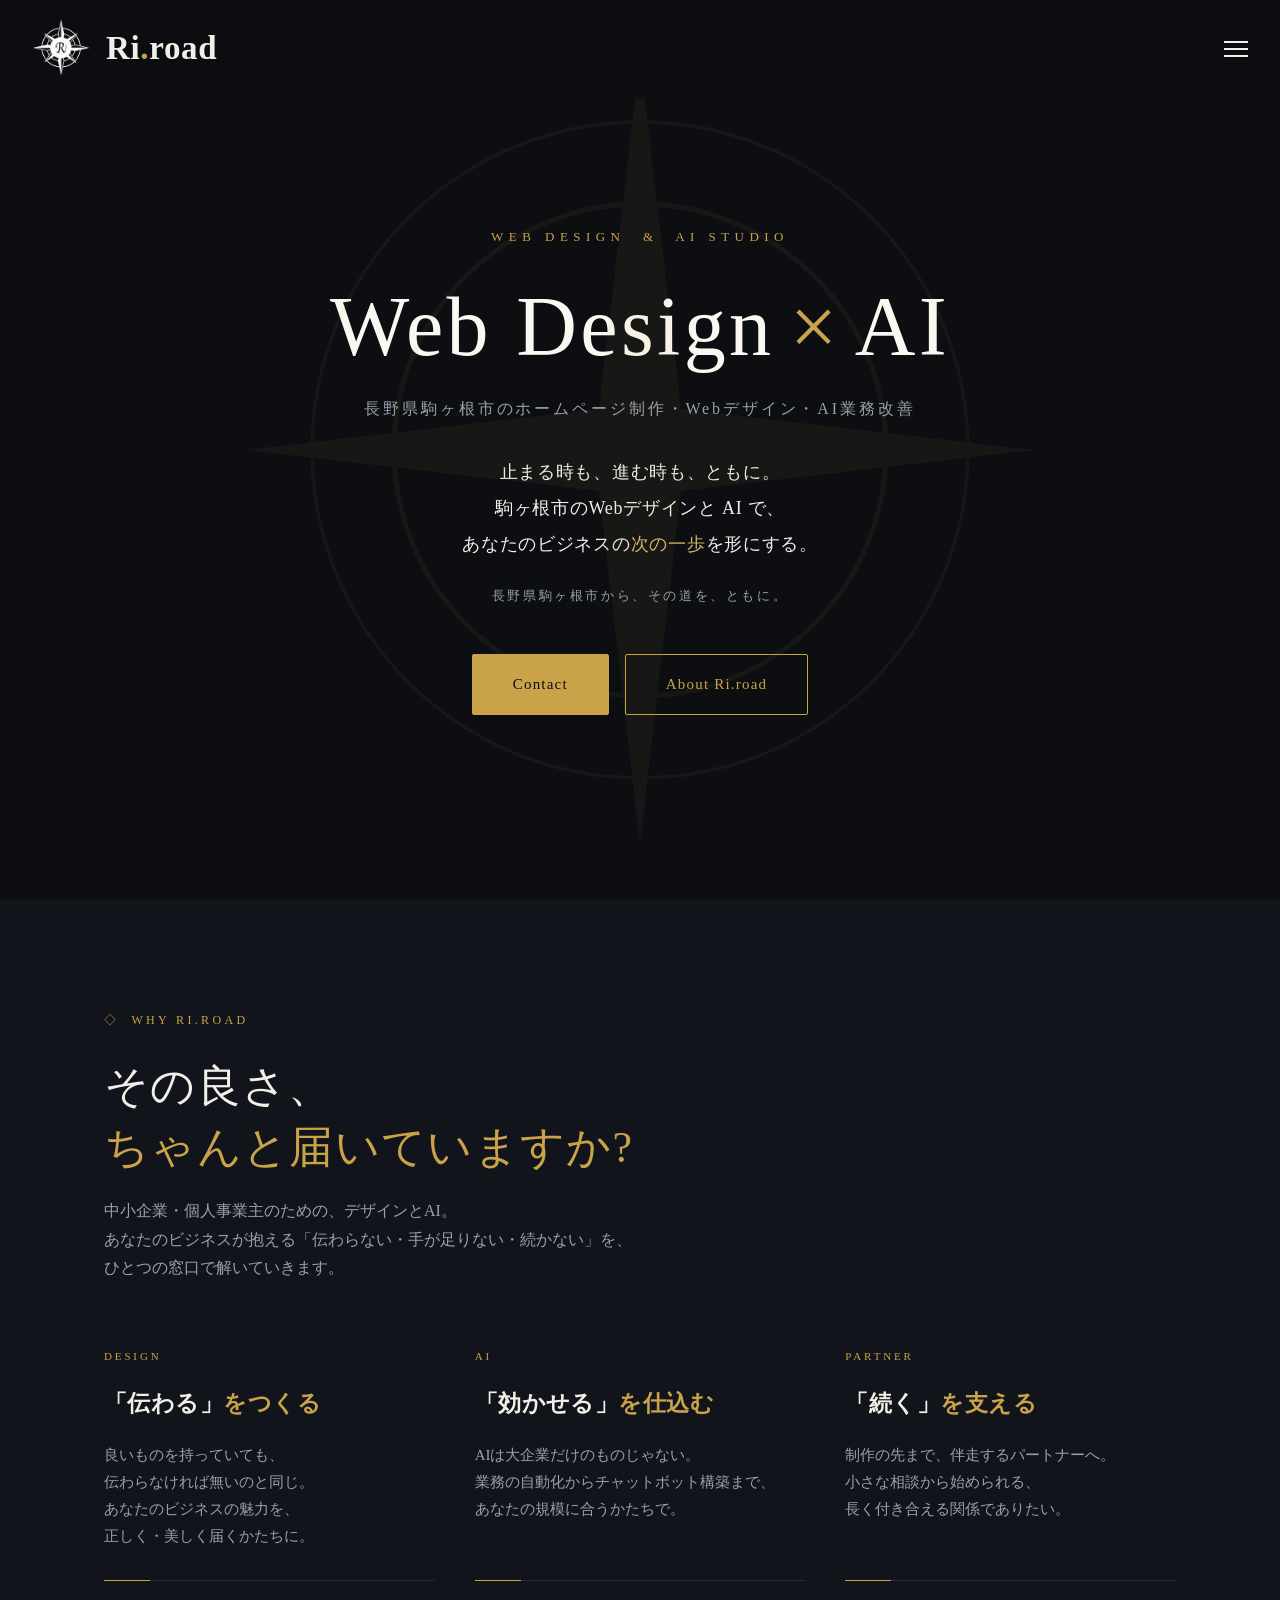
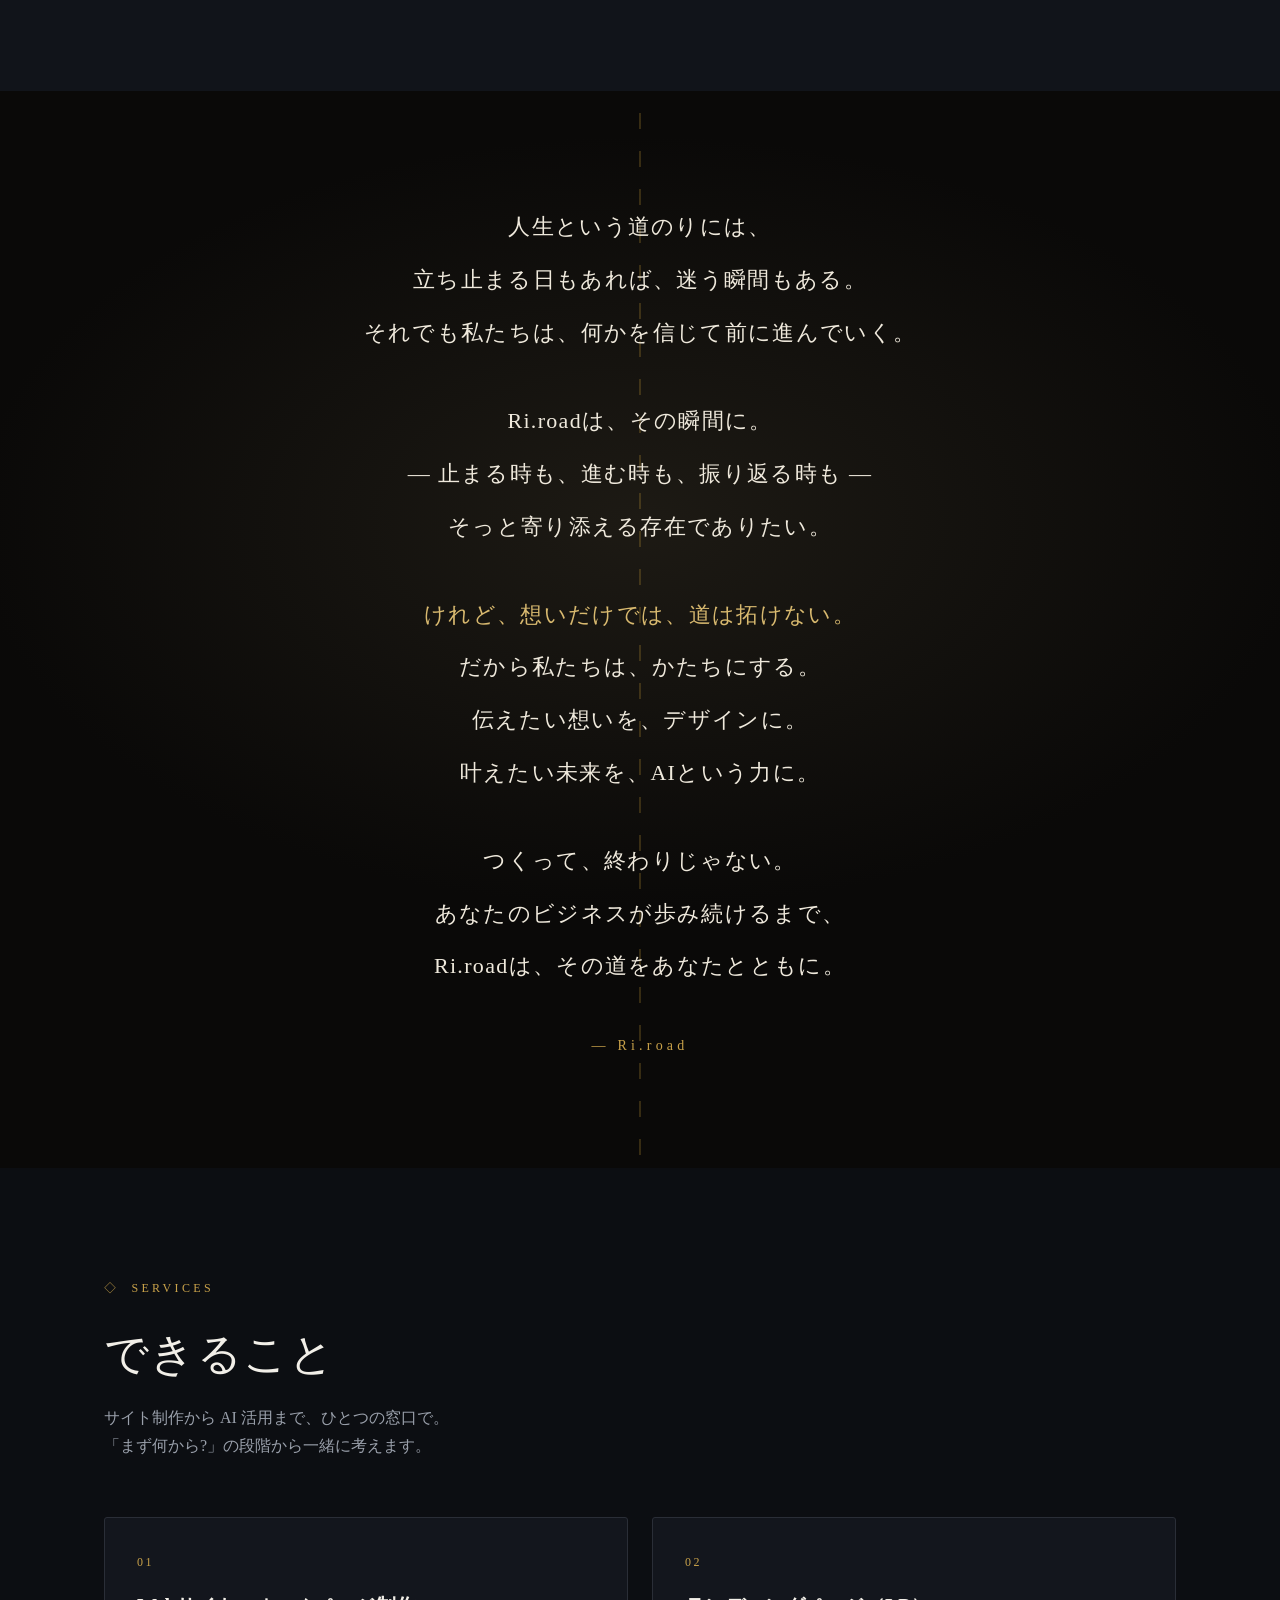
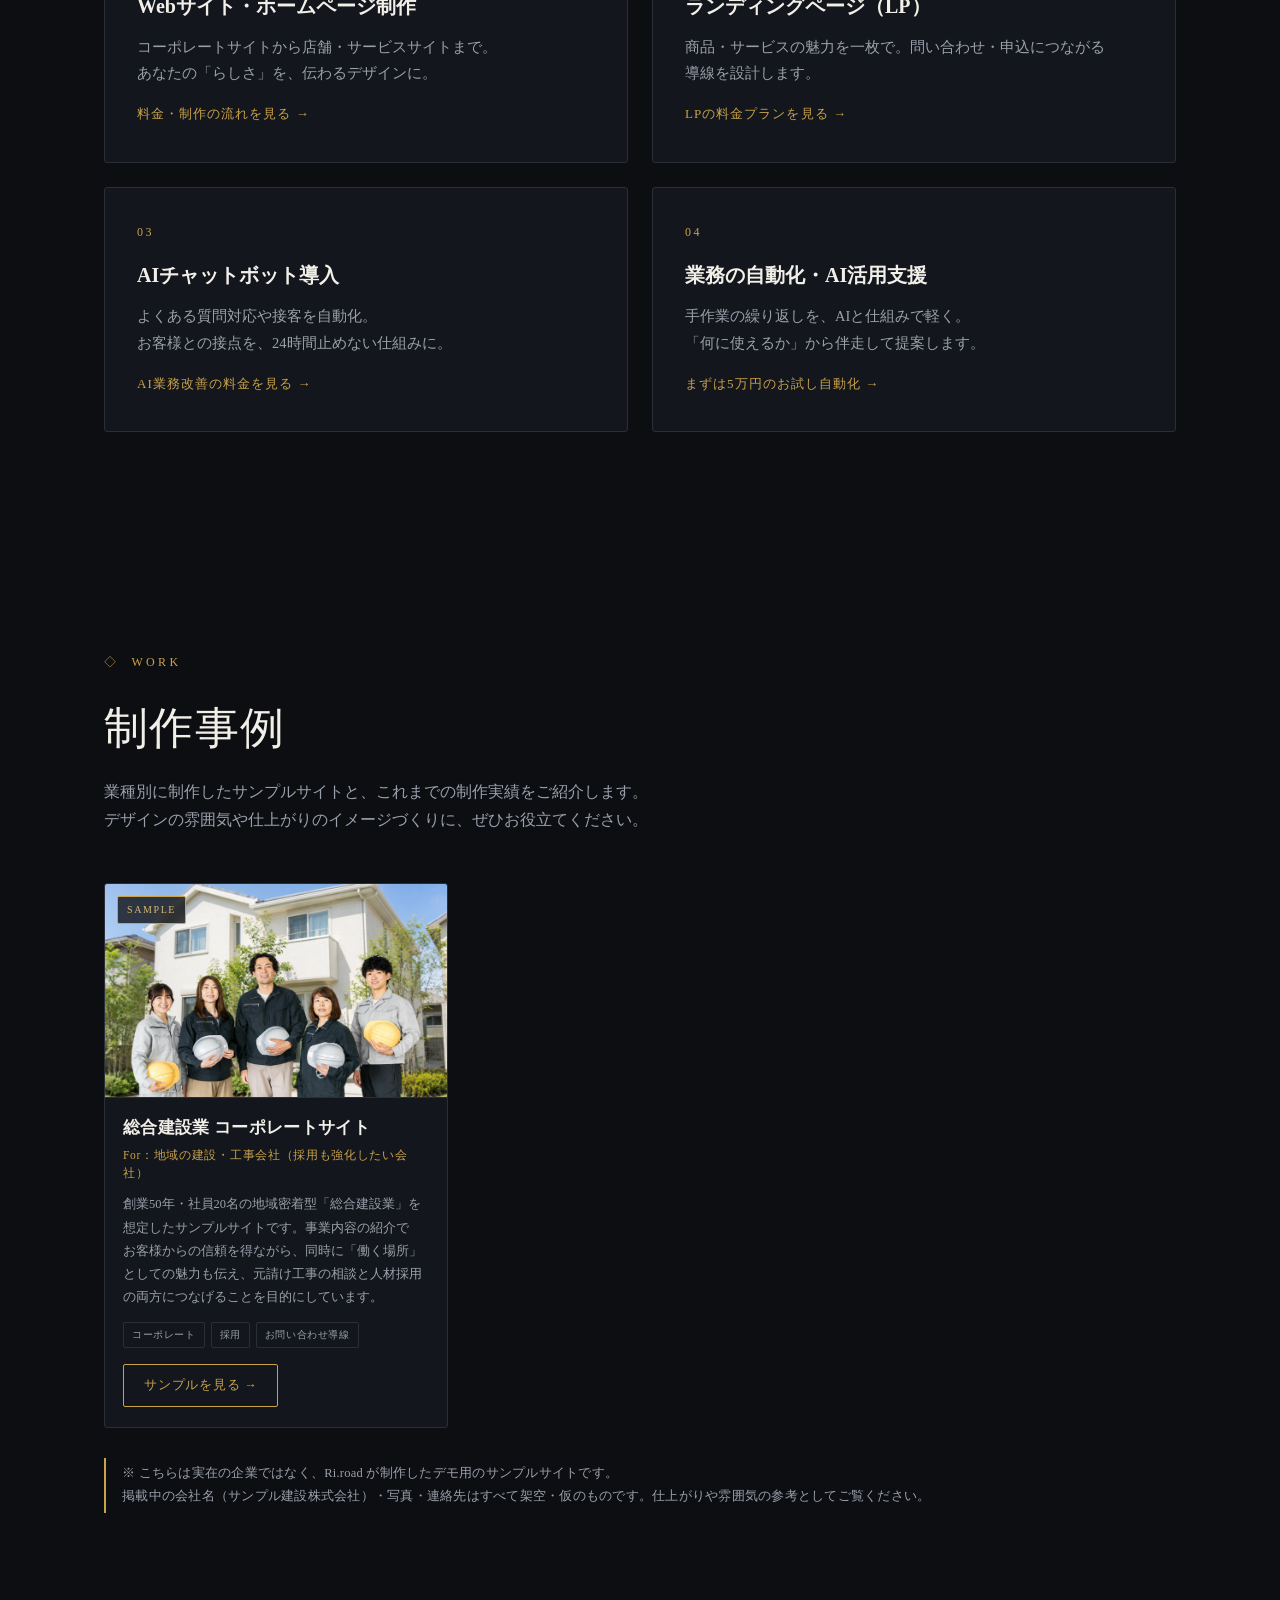
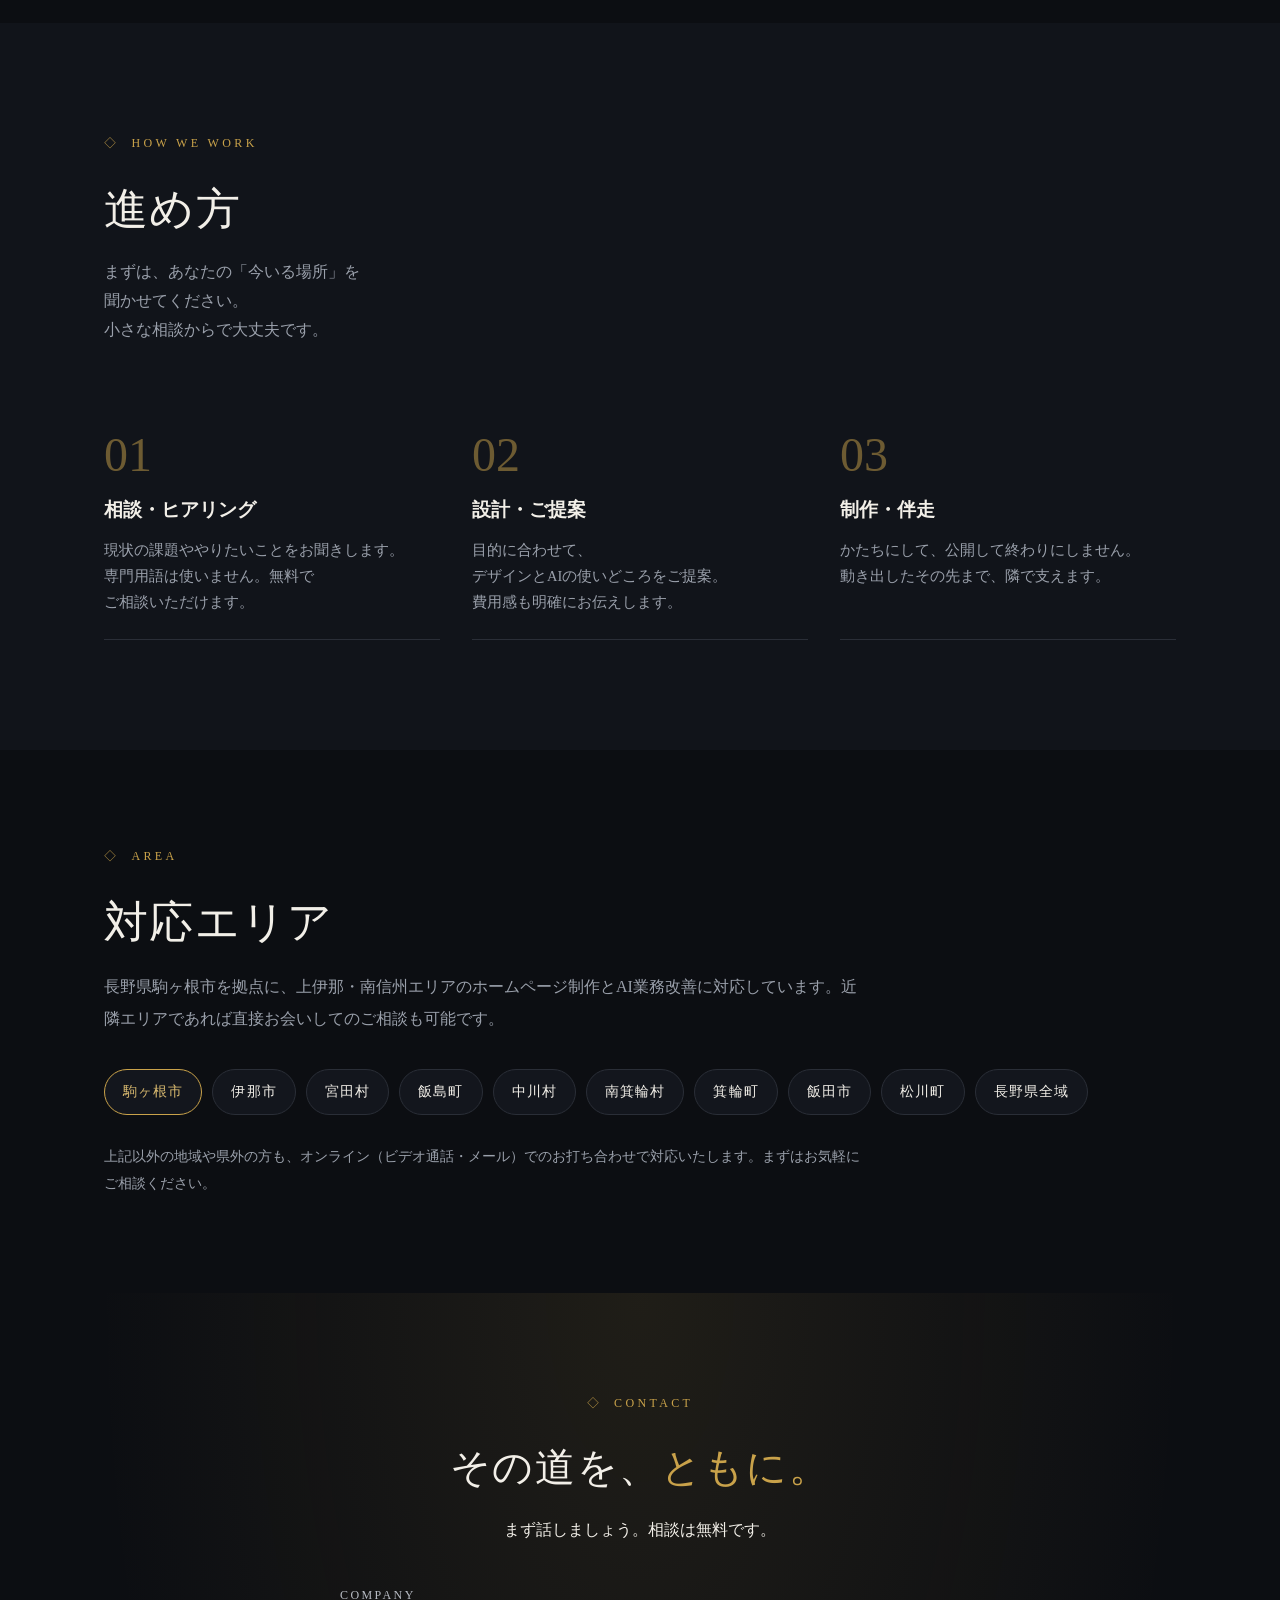
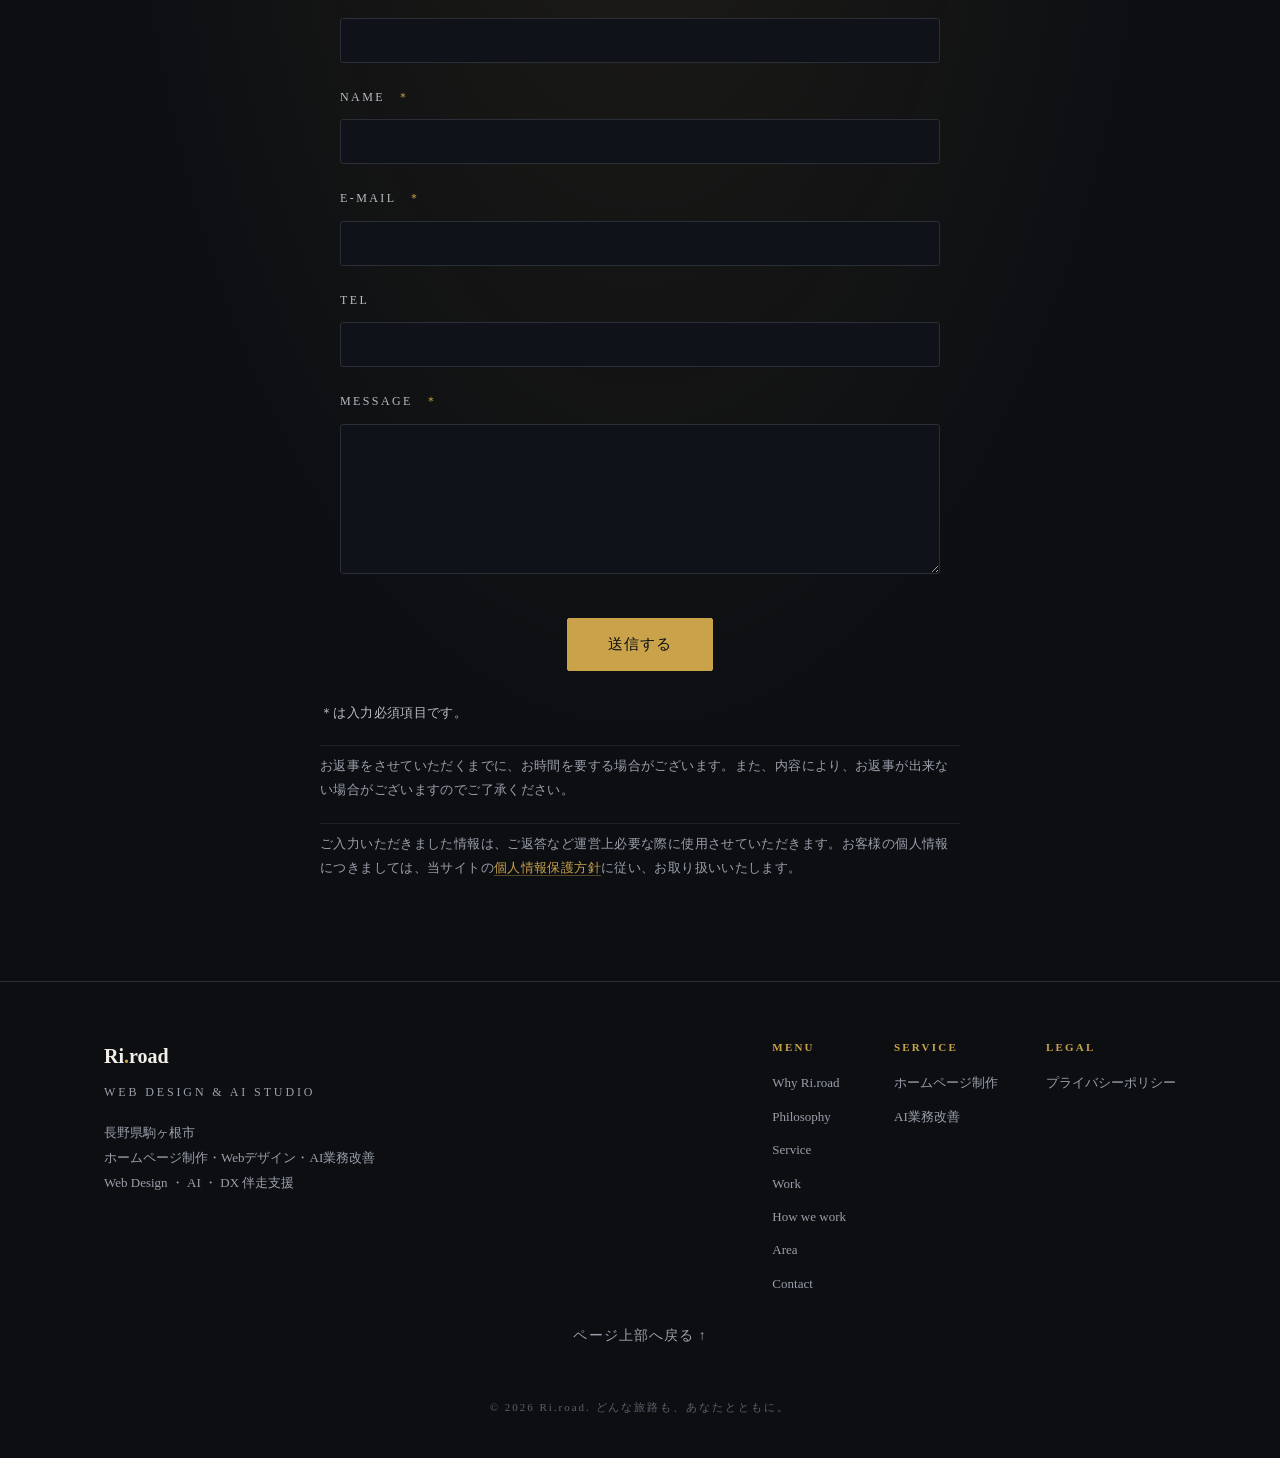
<file: index.html>
<!DOCTYPE html>
<html lang="ja">
<head>
  <!-- Google tag (gtag.js) -->
  <script async src="https://www.googletagmanager.com/gtag/js?id=G-SENMZMVBPH"></script>
  <script>
    window.dataLayer = window.dataLayer || [];
    function gtag(){dataLayer.push(arguments);}
    gtag('js', new Date());
    gtag('config', 'G-SENMZMVBPH');
  </script>
  <meta charset="UTF-8">
<meta name="viewport" content="width=device-width, initial-scale=1.0">
<title>駒ヶ根市のホームページ制作・Webデザイン｜Ri.road（AI業務改善・DX支援）</title>
<!-- ===== SEO / メタ情報 ===== -->
<meta name="description" content="長野県駒ヶ根市のWebデザイン×AIスタジオ Ri.road（リロード）。中小企業・個人事業主のホームページ制作、LP制作、AIチャットボット導入、業務の自動化・DX支援まで一つの窓口で。駒ヶ根市を拠点に長野県全域対応。無料相談受付中。">
  <meta name="keywords" content="駒ヶ根市 Webデザイン,駒ヶ根 ホームページ制作,駒ヶ根 AI 業務改善,長野県 Webデザイン,長野県 ホームページ制作,上伊那 ホームページ制作,AI活用,DX支援,中小企業,個人事業主,Ri.road,リロード">
<meta name="robots" content="index, follow">
<meta name="author" content="Ri.road">
<link rel="canonical" href="https://riroad.com/">

<!-- Google Search Console 所有権確認用 -->
<meta name="google-site-verification" content="Df7F2K-NJYINQNKll5QUkavSYaNtSBgGGb0i4agmZbc" />

<!-- ===== OGP（SNSシェア時の表示） ===== -->
<meta property="og:type" content="website">
<meta property="og:site_name" content="Ri.road">
<meta property="og:title" content="駒ヶ根市のホームページ制作・Webデザイン｜Ri.road">
<meta property="og:description" content="長野県駒ヶ根市のWebデザイン×AIスタジオ。ホームページ制作・LP・AIチャットボット・業務自動化まで、ひとつの窓口で。">
<meta property="og:url" content="https://riroad.com/">
<meta property="og:image" content="https://riroad.com/hero-logo.png">
<meta property="og:locale" content="ja_JP">
<meta name="twitter:card" content="summary_large_image">
<meta name="twitter:title" content="駒ヶ根市のホームページ制作・Webデザイン｜Ri.road">
<meta name="twitter:description" content="長野県駒ヶ根市のWebデザイン×AIスタジオ。ホームページ制作・LP・AIチャットボット・業務自動化まで、ひとつの窓口で。">
<meta name="twitter:image" content="https://riroad.com/hero-logo.png">

<!-- ===== 構造化データ（JSON-LD） ===== -->
<script type="application/ld+json">
{
  "@context": "https://schema.org",
  "@type": "ProfessionalService",
  "@id": "https://riroad.com/#business",
  "name": "Ri.road",
  "alternateName": ["リロード", "Ri.road（リロード）"],
  "description": "長野県駒ヶ根市を拠点に、上伊那・南信州エリアに対応するWebデザイン×AIスタジオ。ホームページ制作・LP制作・AIチャットボット導入・業務自動化・DX支援。",
  "url": "https://riroad.com/",
  "image": "https://riroad.com/hero-logo.png",
  "logo": "https://riroad.com/nav-logo.png",
  "priceRange": "¥¥",
  "address": {
    "@type": "PostalAddress",
    "addressCountry": "JP",
    "addressRegion": "長野県",
    "addressLocality": "駒ヶ根市"
  },
  "geo": {
    "@type": "GeoCoordinates",
    "latitude": 35.7278,
    "longitude": 137.9336
  },
  "areaServed": [
    { "@type": "City", "name": "駒ヶ根市" },
    { "@type": "City", "name": "伊那市" },
    { "@type": "City", "name": "飯田市" },
    { "@type": "AdministrativeArea", "name": "宮田村" },
    { "@type": "AdministrativeArea", "name": "飯島町" },
    { "@type": "AdministrativeArea", "name": "中川村" },
    { "@type": "AdministrativeArea", "name": "南箕輪村" },
    { "@type": "AdministrativeArea", "name": "長野県" }
  ],
  "knowsAbout": ["ホームページ制作", "Webデザイン", "LP制作", "AI業務改善", "DX支援", "AIチャットボット"],
  "serviceType": ["Webデザイン", "ホームページ制作", "LP制作", "AI活用支援", "業務自動化・DX支援"],
  "hasOfferCatalog": {
    "@type": "OfferCatalog",
    "name": "Ri.road のサービス",
    "itemListElement": [
      { "@type": "Offer", "itemOffered": { "@type": "Service", "name": "ホームページ制作", "description": "駒ヶ根市の中小企業・個人事業主向けのコーポレートサイト・店舗サイト制作。" } },
      { "@type": "Offer", "itemOffered": { "@type": "Service", "name": "LP（ランディングページ）制作", "description": "集客・問い合わせにつなげる1ページ完結型サイトの制作。" } },
      { "@type": "Offer", "itemOffered": { "@type": "Service", "name": "AI業務改善・DX支援", "description": "生成AIの導入相談、AIチャットボット構築、日々の業務の自動化・効率化支援。" } }
    ]
  }
}
</script>
<!-- ===== /SEO ===== -->
<style>
  :root{
    --bg:#0c0e12;          /* ベースの黒 */
    --bg2:#11141a;         /* セクション切替の微差 */
    --card:#13161d;
    --ink:#f2efe8;         /* オフホワイト本文 */
    --sub:#9aa0ab;         /* 補助グレー */
    --line:#2a2e37;        /* 区切り線 */
    --gold:#c9a24a;        /* ゴールド */
    --gold-soft:#d8b96f;
    --maxw:1120px;
  }
  *{margin:0;padding:0;box-sizing:border-box;}
  html{scroll-behavior:smooth;}
  body{
    background:var(--bg);
    color:var(--ink);
    font-family:"Hiragino Mincho ProN","Yu Mincho","Noto Serif JP",serif;
    line-height:1.8;
    -webkit-font-smoothing:antialiased;
    overflow-x:hidden;
  }
  .serif{font-family:"Hiragino Mincho ProN","Yu Mincho","Noto Serif JP",serif;}
  .wrap{max-width:var(--maxw);margin:0 auto;padding:0 24px;}
  a{color:inherit;text-decoration:none;}

  /* ---------- Header ---------- */
  header{
    position:fixed;top:0;left:0;right:0;z-index:100;
    display:flex;align-items:center;justify-content:space-between;
    padding:16px 28px;
    background:rgba(12,14,18,.6);
    backdrop-filter:blur(10px);
    border-bottom:1px solid transparent;
    transition:.3s;
  }
  header.scrolled{background:rgba(12,14,18,.92);border-bottom:1px solid var(--line);}
  .brand{display:flex;align-items:center;gap:12px;}
  .brand .mark{width:66px;height:66px;}
  .brand .logo-img{filter:none;}
  .brand .name{font-size:33px;font-weight:600;letter-spacing:.02em;}
  .brand .name b{color:var(--gold);font-weight:600;}
  nav.menu{
    position:fixed;inset:0 0 0 auto;width:74%;max-width:320px;
    display:flex;flex-direction:column;align-items:flex-start;justify-content:center;gap:26px;
    background:#0e1116;padding:40px;transform:translateX(100%);transition:.35s;
    border-left:1px solid var(--line);z-index:110;
  }
  nav.menu.open{transform:none;}
  nav.menu a{font-size:16px;letter-spacing:.12em;color:var(--sub);transition:.2s;font-family:"Hiragino Mincho ProN","Yu Mincho","Noto Serif JP",serif;}
  nav.menu a:hover{color:var(--ink);}
  .menu-overlay{
    display:none;position:fixed;inset:0;background:rgba(0,0,0,.5);z-index:105;
  }
  .menu-overlay.open{display:block;}
  .btn-cta{
    display:inline-block;border:1px solid var(--gold);color:var(--gold);
    font-size:15px;letter-spacing:.08em;padding:16px 40px;border-radius:2px;
    transition:.25s;white-space:nowrap;
  }
  .btn-cta:hover{background:var(--gold);color:#0c0e12;}
  .btn-fill{
    display:inline-block;background:var(--gold);color:#0c0e12;
    font-size:15px;letter-spacing:.08em;padding:16px 40px;border-radius:2px;
    transition:.25s;border:1px solid var(--gold);
  }
  .btn-fill:hover{background:transparent;color:var(--gold);}
  .menu-toggle{
    display:flex;flex-direction:column;justify-content:center;gap:5px;
    background:none;border:0;cursor:pointer;padding:4px;z-index:120;
  }
  .menu-toggle span{
    display:block;width:24px;height:2px;background:var(--ink);
    transition:.3s;transform-origin:center;
  }
  .menu-toggle.open span:nth-child(1){transform:translateY(7px) rotate(45deg);}
  .menu-toggle.open span:nth-child(2){opacity:0;}
  .menu-toggle.open span:nth-child(3){transform:translateY(-7px) rotate(-45deg);}

  /* ---------- Hero ---------- */
  .hero{
    position:relative;min-height:100vh;
    display:flex;flex-direction:column;align-items:center;justify-content:center;
    text-align:center;padding:120px 24px 80px;overflow:hidden;
  }
  .hero .compass-bg{
    position:absolute;top:50%;left:50%;transform:translate(-50%,-50%);
    width:min(820px,120vw);opacity:.06;pointer-events:none;
    animation:spin 90s linear infinite;
  }
  @keyframes spin{to{transform:translate(-50%,-50%) rotate(360deg);}}
  .hero .eyebrow{
    font-size:13px;letter-spacing:.42em;text-transform:uppercase;color:var(--gold);
    margin-bottom:28px;
  }
  .hero h1{
    font-size:clamp(40px,7vw,84px);font-weight:500;line-height:1.18;letter-spacing:.04em;
    color:#fbf8f1;
  }
  .hero h1 .x{color:var(--gold);font-style:italic;padding:0 .12em;}
  .hero h1 .h1-sub{
    display:block;margin-top:18px;font-size:clamp(13px,1.6vw,16px);font-weight:400;
    letter-spacing:.18em;line-height:1.9;color:var(--sub);font-family:inherit;
  }
  .hero .lead{
    margin-top:30px;font-size:clamp(15px,2vw,18px);color:var(--ink);
    letter-spacing:.04em;line-height:2;
  }
  .hero .lead .accent{color:var(--gold-soft);}
  .hero .place{
    margin-top:22px;font-size:13px;letter-spacing:.2em;color:var(--sub);
  }
  .hero .hero-cta{margin-top:46px;display:flex;gap:16px;flex-wrap:wrap;justify-content:center;}
  .scrolldown{
    position:absolute;bottom:26px;left:50%;transform:translateX(-50%);
    font-size:11px;letter-spacing:.3em;color:var(--sub);writing-mode:vertical-rl;
  }
  .scrolldown::after{content:"";display:block;width:1px;height:46px;margin:10px auto 0;
    background:linear-gradient(var(--gold),transparent);}

  /* ---------- Section base ---------- */
  section{padding:110px 0;}
  .sec-eyebrow{
    display:flex;align-items:center;gap:12px;
    font-size:12px;letter-spacing:.28em;color:var(--gold);text-transform:uppercase;
    margin-bottom:24px;
  }
  .sec-eyebrow::before{content:"◇";color:var(--gold);}
  .sec-title{
    font-size:clamp(28px,4.5vw,44px);font-weight:500;line-height:1.4;letter-spacing:.03em;
    margin-bottom:18px;
  }
  .sec-title .gold{color:var(--gold);}
  .sec-desc{color:var(--sub);max-width:680px;font-size:16px;}

  /* ---------- WHY (3 pillars) ---------- */
  .why{background:var(--bg2);}
  .why .head{max-width:760px;margin-bottom:64px;}
  .pillars{display:grid;grid-template-columns:repeat(3,1fr);gap:40px;align-items:stretch;}
  .pillar{display:flex;flex-direction:column;}
  .pillar .pl-label{font-size:11px;letter-spacing:.26em;color:var(--gold);margin-bottom:16px;}
  .pillar h3{font-size:23px;font-weight:600;margin-bottom:18px;letter-spacing:.02em;}
  .pillar h3 .q{color:var(--gold);}
  .pillar p{color:var(--sub);font-size:15px;flex:1;}
  .pillar .pl-rule{height:1px;background:var(--line);margin-top:30px;position:relative;}
  .pillar .pl-rule::before{content:"";position:absolute;left:0;top:0;width:46px;height:1px;background:var(--gold);}

  /* ---------- About (philosophy) ---------- */
  .about{
    position:relative;text-align:center;overflow:hidden;
    background:
      radial-gradient(ellipse 80% 55% at 50% 40%, #1d1a14 0%, #0a0908 65%),
      linear-gradient(to bottom, #0a0908 0%, #121008 50%, #0a0908 100%);
  }
  .about::before{
    content:'';position:absolute;top:0;bottom:0;left:calc(50% - 1px);width:2px;
    background:repeating-linear-gradient(
      to bottom,
      transparent 0px,transparent 22px,
      rgba(214,167,56,.22) 22px,rgba(214,167,56,.22) 38px
    );
    z-index:0;pointer-events:none;
  }
  .about .poem{position:relative;z-index:1;max-width:720px;margin:0 auto;}
  .about .poem p{font-size:clamp(17px,2.4vw,22px);line-height:2.4;letter-spacing:.06em;color:#efe9dc;}
  .about .poem .turn{color:var(--gold-soft);}
  .about .poem .sign{margin-top:40px;font-size:14px;letter-spacing:.3em;color:var(--gold);}

  /* ---------- Services ---------- */
  .services .grid{display:grid;grid-template-columns:repeat(2,1fr);gap:24px;margin-top:56px;}
  .svc{
    border:1px solid var(--line);border-radius:3px;padding:34px 32px;background:var(--card);
    transition:.3s;
  }
  .svc:hover{border-color:var(--gold);transform:translateY(-4px);}
  .svc .num{font-size:12px;letter-spacing:.2em;color:var(--gold);}
  .svc h4{font-size:20px;font-weight:600;margin:14px 0 10px;}
  .svc p{color:var(--sub);font-size:14.5px;}
  .svc .svc-more{
    display:inline-block;margin-top:16px;font-size:13px;
    color:var(--gold);letter-spacing:.08em;border-bottom:1px solid transparent;transition:.25s;
  }
  .svc .svc-more:hover{border-bottom-color:var(--gold);}

  /* ---------- Work (制作サンプル) ---------- */
  /* 3枚横並び前提のコンパクトカード */
  .work .grid{display:grid;grid-template-columns:repeat(3,1fr);gap:20px;margin-top:48px;}
  .work-card{
    border:1px solid var(--line);border-radius:3px;overflow:hidden;background:var(--card);
    display:flex;flex-direction:column;transition:.3s;
  }
  .work-card:hover{border-color:var(--gold);transform:translateY(-4px);}
  .work-card .wc-thumb{
    position:relative;display:block;aspect-ratio:16/10;overflow:hidden;background:#0a0c10;
    border-bottom:1px solid var(--line);
  }
  .work-card .wc-thumb img{width:100%;height:100%;object-fit:cover;display:block;transition:.5s;}
  .work-card:hover .wc-thumb img{transform:scale(1.04);}
  .work-card .wc-tag{
    position:absolute;top:12px;left:12px;z-index:2;
    background:rgba(12,14,18,.78);border:1px solid var(--gold);color:var(--gold-soft);
    font-size:10px;letter-spacing:.16em;padding:4px 9px;border-radius:2px;backdrop-filter:blur(4px);
  }
  .work-card .wc-body{padding:18px 18px 20px;display:flex;flex-direction:column;flex:1;}
  .work-card .wc-body h4{font-size:16.5px;font-weight:600;margin-bottom:5px;letter-spacing:.02em;line-height:1.5;}
  .work-card .wc-for{font-size:11.5px;letter-spacing:.06em;color:var(--gold);margin-bottom:11px;line-height:1.6;}
  .work-card .wc-body p{color:var(--sub);font-size:12.5px;line-height:1.85;flex:1;}
  .work-card .wc-meta{display:flex;flex-wrap:wrap;gap:6px;margin:13px 0 16px;}
  .work-card .wc-meta span{
    font-size:10px;letter-spacing:.06em;color:var(--sub);
    border:1px solid var(--line);border-radius:2px;padding:3px 8px;
  }
  .work-card .wc-view{
    display:inline-flex;align-items:center;gap:8px;align-self:flex-start;
    border:1px solid var(--gold);color:var(--gold);
    font-size:12.5px;letter-spacing:.06em;padding:9px 20px;border-radius:2px;transition:.25s;
  }
  .work-card .wc-view:hover{background:var(--gold);color:#0c0e12;}
  .work-note{
    margin-top:30px;font-size:12.5px;color:var(--sub);letter-spacing:.02em;line-height:1.9;
    border-left:2px solid var(--gold);padding:4px 0 4px 16px;
  }

  /* ---------- Flow ---------- */
  .flow{background:var(--bg2);}
  .steps{display:grid;grid-template-columns:repeat(3,1fr);gap:32px;margin-top:56px;align-items:stretch;}
  .step{position:relative;padding-top:30px;display:flex;flex-direction:column;}
  .step .st-no{font-family:"Hiragino Mincho ProN",serif;font-size:48px;color:var(--gold);opacity:.5;line-height:1;}
  .step h4{font-size:19px;font-weight:600;margin:14px 0 10px;}
  .step p{color:var(--sub);font-size:14.5px;flex:1;}
  .step .st-rule{height:1px;background:var(--line);margin-top:24px;}

  /* ---------- CTA band ---------- */
  .cta-band{text-align:center;padding:100px 0;background:
    radial-gradient(ellipse at 50% 0%,rgba(201,162,74,.10),transparent 60%),var(--bg);}
  .cta-band h2{font-size:clamp(26px,4vw,40px);font-weight:500;letter-spacing:.04em;line-height:1.5;margin-bottom:18px;}
  .cta-band h2 .gold{color:var(--gold);}
  .cta-band .lead-p{color:var(--sub);margin-bottom:40px;}

  /* ---------- Footer ---------- */
  footer{border-top:1px solid var(--line);padding:56px 0 40px;background:var(--bg);}
  .foot{display:flex;justify-content:space-between;flex-wrap:wrap;gap:30px;align-items:flex-start;}
  .foot .f-brand .name{font-size:20px;font-weight:600;}
  .foot .f-brand .name b{color:var(--gold);}
  .foot .f-brand .desc{font-size:12px;letter-spacing:.24em;color:var(--sub);margin-top:8px;}
  .foot .f-brand .addr{font-size:13px;color:var(--sub);margin-top:18px;line-height:1.9;}
  .foot .f-links{display:flex;gap:48px;}
  .foot .f-links .col h5{font-size:11px;letter-spacing:.2em;color:var(--gold);margin-bottom:14px;}
  .foot .f-links .col a{display:block;font-size:13px;color:var(--sub);margin-bottom:10px;transition:.2s;}
  .foot .f-links .col a:hover{color:var(--ink);}
  .copy{margin-top:40px;text-align:center;font-size:11px;letter-spacing:.18em;color:#5b606b;}

  /* ---------- Scroll reveal ---------- */
  .reveal{opacity:0;transform:translateY(28px);transition:opacity .9s ease,transform .9s ease;}
  .reveal.in{opacity:1;transform:none;}

  .nobr{white-space:nowrap;}
  /* ---------- 文字の改行（日本語）をきれいに ---------- */
  h1,h2,h3,.sec-title,.cta-band h2,.hero h1{text-wrap:balance;}
  .hero .lead,.hero .place,.sec-desc,.about .poem p,.cta-band .lead-p,.cta-band p,
  .cf-notes p,.pillar p,.svc p,.step p{
    word-break:auto-phrase;line-break:strict;text-wrap:pretty;
  }

  /* ---------- Responsive ---------- */
  @media(max-width:860px){
    header{padding:14px 18px;}
    .brand .name{font-size:29px;}
    .brand .mark{width:60px;height:60px;}
    .hero{min-height:100svh;padding:104px 22px 88px;}
    .hero h1{letter-spacing:.02em;}
    .pillars{grid-template-columns:1fr;gap:44px;}
    .services .grid{grid-template-columns:1fr;}
    .work .grid{grid-template-columns:repeat(2,1fr);gap:18px;}
    .steps{grid-template-columns:1fr;gap:40px;}
    section{padding:78px 0;}
    .cta-band{padding:78px 0;}
    .foot{flex-direction:column;gap:32px;}
    .foot .f-links{gap:56px;}
  }
  @media(max-width:560px){
    .brand .name{font-size:25px;}
    .brand .mark{width:56px;height:56px;}
    .hero{padding:94px 20px 80px;}
    .hero .eyebrow{font-size:11px;letter-spacing:.28em;margin-bottom:20px;}
    .hero h1{font-size:36px;}
    .hero .lead{font-size:15px;margin-top:24px;line-height:1.95;}
    .hero .place{font-size:12px;margin-top:18px;}
    .hero .hero-cta{flex-direction:column;align-items:center;width:100%;gap:12px;margin-top:36px;}
    .hero .hero-cta a{width:100%;max-width:300px;text-align:center;}
    .btn-cta,.btn-fill{padding:15px 26px;font-size:15px;}
    .scrolldown{display:none;}
    .wrap{padding:0 20px;}
    section{padding:62px 0;}
    .why .head{margin-bottom:46px;}
    .pillar h3{font-size:21px;}
    .svc{padding:26px 22px;}
    /* スマホ：縦長を解消する横型コンパクトカード */
    .work .grid{grid-template-columns:1fr;gap:12px;margin-top:34px;}
    .work-card{flex-direction:row;align-items:stretch;}
    .work-card .wc-thumb{flex:0 0 42%;max-width:42%;aspect-ratio:4/3;border-bottom:0;border-right:1px solid var(--line);}
    .work-card .wc-tag{font-size:9px;padding:3px 7px;top:8px;left:8px;letter-spacing:.1em;}
    .work-card .wc-body{padding:13px 14px;justify-content:center;flex:1;}
    .work-card .wc-body h4{font-size:14.5px;margin-bottom:4px;}
    .work-card .wc-for{font-size:10.5px;margin-bottom:9px;}
    .work-card .wc-body p{display:none;}     /* 説明はサンプル本体で確認 */
    .work-card .wc-meta{display:none;}
    .work-card .wc-view{padding:8px 16px;font-size:12px;margin-top:2px;}
    .work-note{margin-top:22px;font-size:12px;}
    .about .poem p{font-size:16.5px;line-height:2.15;letter-spacing:.04em;}
    .cta-band{padding:62px 0;}
    .cf-form{gap:20px;margin-top:32px;}
    .foot .f-links{gap:40px;}
  }
</style>
</head>
<body>

<!-- ===== Header ===== -->
<header id="hdr">
  <a href="#top" class="brand">
    <img class="mark logo-img" src="[data-uri]" alt="Ri.road" />
    <span class="name serif">Ri<b>.</b>road</span>
  </a>

  <button class="menu-toggle" id="mtoggle" aria-label="menu">
    <span></span><span></span><span></span>
  </button>
</header>
<nav class="menu" id="menu">
  <a href="#why">Why Ri.road</a>
  <a href="#about">Philosophy</a>
  <a href="#services">Service</a>
  <a href="./homepage-seisaku/index.html">ホームページ制作</a>
  <a href="./ai/index.html">AI業務改善</a>
  <a href="#work">Work</a>
  <a href="#flow">How we work</a>
  <a href="#area">Area</a>
  <a href="#contact">Contact</a>
</nav>
<div class="menu-overlay" id="moverlay"></div>

<!-- ===== Hero ===== -->
<section class="hero" id="top">
  <svg class="compass-bg" viewBox="0 0 100 100" aria-hidden="true">
    <g fill="#c9a24a">
      <polygon points="50,2 55,45 50,50 45,45"/>
      <polygon points="98,50 55,55 50,50 55,45"/>
      <polygon points="50,98 45,55 50,50 55,55"/>
      <polygon points="2,50 45,45 50,50 45,55"/>
    </g>
    <circle cx="50" cy="50" r="30" fill="none" stroke="#c9a24a" stroke-width=".6"/>
    <circle cx="50" cy="50" r="40" fill="none" stroke="#c9a24a" stroke-width=".4"/>
  </svg>

  <div class="eyebrow">Web Design &nbsp;&amp;&nbsp; AI Studio</div>
  <h1 class="serif">Web Design<span class="x">×</span>AI
    <span class="h1-sub">長野県駒ヶ根市のホームページ制作・Webデザイン・AI業務改善</span>
  </h1>
  <p class="lead">止まる時も、進む時も、ともに。<br>
    駒ヶ根市のWebデザインと AI で、<br>あなたのビジネスの<span class="accent">次の一歩</span>を形にする。</p>
  <div class="place">長野県駒ヶ根市から、その道を、ともに。</div>
  <div class="hero-cta">
    <a href="#contact" class="btn-fill">Contact</a>
    <a href="#why" class="btn-cta">About Ri.road</a>
  </div>
</section>

<!-- ===== WHY ===== -->
<section class="why" id="why">
  <div class="wrap">
    <div class="head reveal">
      <div class="sec-eyebrow">Why Ri.road</div>
      <h2 class="sec-title serif">その良さ、<br><span class="gold">ちゃんと届いていますか?</span></h2>
      <p class="sec-desc">中小企業・個人事業主のための、デザインとAI。<br>あなたのビジネスが抱える<span class="nobr">「伝わらない・手が足りない・続かない」</span>を、<br>ひとつの窓口で解いていきます。</p>
    </div>

    <div class="pillars">
      <div class="pillar reveal">
        <div class="pl-label">DESIGN</div>
        <h3>「伝わる」<span class="q">をつくる</span></h3>
        <p>良いものを持っていても、<br>伝わらなければ無いのと同じ。<br>あなたのビジネスの魅力を、<br>正しく・美しく届くかたちに。</p>
        <div class="pl-rule"></div>
      </div>
      <div class="pillar reveal">
        <div class="pl-label">AI</div>
        <h3>「効かせる」<span class="q">を仕込む</span></h3>
        <p>AIは大企業だけのものじゃない。<br>業務の自動化からチャットボット構築まで、<br>あなたの規模に合うかたちで。</p>
        <div class="pl-rule"></div>
      </div>
      <div class="pillar reveal">
        <div class="pl-label">PARTNER</div>
        <h3>「続く」<span class="q">を支える</span></h3>
        <p>制作の先まで、伴走するパートナーへ。<br>小さな相談から始められる、<br>長く付き合える関係でありたい。</p>
        <div class="pl-rule"></div>
      </div>
    </div>
  </div>
</section>

<!-- ===== About / Philosophy ===== -->
<section class="about" id="about">
  <div class="wrap">
    <div class="poem reveal serif">
      <p>人生という道のりには、<br>
      立ち止まる日もあれば、迷う瞬間もある。<br>
      それでも私たちは、何かを信じて前に進んでいく。</p>
      <p style="margin-top:1.6em">Ri.roadは、その瞬間に。<br>
      ― 止まる時も、進む時も、振り返る時も ―<br>
      そっと寄り添える存在でありたい。</p>
      <p style="margin-top:1.6em"><span class="turn">けれど、想いだけでは、道は拓けない。</span><br>
      だから私たちは、かたちにする。<br>
      伝えたい想いを、デザインに。<br>
      叶えたい未来を、AIという力に。</p>
      <p style="margin-top:1.6em">つくって、終わりじゃない。<br>
      あなたのビジネスが歩み続けるまで、<br>
      Ri.roadは、その道をあなたとともに。</p>
      <div class="sign">― Ri.road</div>
    </div>
  </div>
</section>

<!-- ===== Services ===== -->
<section class="services" id="services">
  <div class="wrap">
    <div class="reveal">
      <div class="sec-eyebrow">Services</div>
      <h2 class="sec-title serif">できること</h2>
      <p class="sec-desc">サイト制作から AI 活用まで、ひとつの窓口で。<br>「まず何から?」の段階から一緒に考えます。</p>
    </div>
    <div class="grid">
      <div class="svc reveal">
        <div class="num">01</div>
        <h4>Webサイト・ホームページ制作</h4>
        <p>コーポレートサイトから店舗・サービスサイトまで。<br>あなたの「らしさ」を、伝わるデザインに。</p>
        <a class="svc-more" href="./homepage-seisaku/index.html">料金・制作の流れを見る →</a>
      </div>
      <div class="svc reveal">
        <div class="num">02</div>
        <h4>ランディングページ（LP）</h4>
        <p>商品・サービスの魅力を一枚で。<span class="nobr">問い合わせ・申込</span>につながる導線を設計します。</p>
        <a class="svc-more" href="./homepage-seisaku/index.html#price">LPの料金プランを見る →</a>
      </div>
      <div class="svc reveal">
        <div class="num">03</div>
        <h4>AIチャットボット導入</h4>
        <p>よくある質問対応や接客を自動化。<br>お客様との接点を、24時間止めない仕組みに。</p>
        <a class="svc-more" href="./ai/index.html">AI業務改善の料金を見る →</a>
      </div>
      <div class="svc reveal">
        <div class="num">04</div>
        <h4>業務の自動化・AI活用支援</h4>
        <p>手作業の繰り返しを、AIと仕組みで軽く。<br>「何に使えるか」から伴走して提案します。</p>
        <a class="svc-more" href="./ai/index.html#trial">まずは5万円のお試し自動化 →</a>
      </div>
    </div>
  </div>
</section>

<!-- ===== Work（制作サンプル） ===== -->
<section class="work" id="work">
  <div class="wrap">
    <div class="reveal">
      <div class="sec-eyebrow">Work</div>
      <h2 class="sec-title serif">制作事例</h2>
      <p class="sec-desc">業種別に制作したサンプルサイトと、これまでの制作実績をご紹介します。<br>デザインの雰囲気や仕上がりのイメージづくりに、ぜひお役立てください。</p>
    </div>
    <div class="grid">
      <div class="work-card reveal">
        <a class="wc-thumb" href="./work/nomura/index.html" target="_blank" rel="noopener">
          <span class="wc-tag">SAMPLE</span>
          <img src="./work/nomura/photos/hero-bg.jpg" alt="総合建設業コーポレートサイトのサンプル">
        </a>
        <div class="wc-body">
          <h4>総合建設業 コーポレートサイト</h4>
          <div class="wc-for">For：地域の建設・工事会社（採用も強化したい会社）</div>
          <p>創業50年・社員20名の地域密着型「総合建設業」を想定したサンプルサイトです。事業内容の紹介で<span class="nobr">お客様からの信頼</span>を得ながら、同時に「働く場所」としての魅力も伝え、元請け工事の相談と人材採用の両方につなげることを目的にしています。</p>
          <div class="wc-meta">
            <span>コーポレート</span>
            <span>採用</span>
            <span>お問い合わせ導線</span>
          </div>
          <a class="wc-view" href="./work/nomura/index.html" target="_blank" rel="noopener">サンプルを見る →</a>
        </div>
      </div>
    </div>
    <p class="work-note">
      ※ こちらは実在の企業ではなく、Ri.road が制作したデモ用のサンプルサイトです。<br>
      掲載中の会社名（サンプル建設株式会社）・写真・連絡先はすべて架空・仮のものです。仕上がりや雰囲気の参考としてご覧ください。
    </p>
  </div>
</section>

<!-- ===== Flow ===== -->
<section class="flow" id="flow">
  <div class="wrap">
    <div class="reveal">
      <div class="sec-eyebrow">How we work</div>
      <h2 class="sec-title serif">進め方</h2>
      <p class="sec-desc">まずは、あなたの「今いる場所」を<br>聞かせてください。<br>小さな相談からで大丈夫です。</p>
    </div>
    <div class="steps">
      <div class="step reveal">
        <div class="st-no serif">01</div>
        <h4>相談・ヒアリング</h4>
        <p>現状の課題ややりたいことをお聞きします。<br>専門用語は使いません。無料でご相談いただけます。</p>
        <div class="st-rule"></div>
      </div>
      <div class="step reveal">
        <div class="st-no serif">02</div>
        <h4>設計・ご提案</h4>
        <p>目的に合わせて、<br>デザインとAIの使いどころをご提案。<br>費用感も明確にお伝えします。</p>
        <div class="st-rule"></div>
      </div>
      <div class="step reveal">
        <div class="st-no serif">03</div>
        <h4>制作・伴走</h4>
        <p>かたちにして、公開して終わりにしません。<br>動き出したその先まで、隣で支えます。</p>
        <div class="st-rule"></div>
      </div>
    </div>
  </div>
</section>

<!-- ===== AREA ===== -->
<section class="area" id="area">
  <style>
    .area{padding:96px 0;}
    .area .area-lead{color:var(--sub);max-width:760px;font-size:16px;line-height:2;margin-top:18px;}
    .area .area-list{
      display:flex;flex-wrap:wrap;gap:10px;margin-top:34px;list-style:none;padding:0;
    }
    .area .area-list li{
      border:1px solid var(--line);border-radius:999px;padding:9px 18px;
      font-size:14px;letter-spacing:.08em;color:var(--ink);background:var(--card);
    }
    .area .area-list li.main{border-color:var(--gold);color:var(--gold-soft);}
    .area .area-note{color:var(--sub);font-size:13.5px;line-height:2;margin-top:28px;max-width:760px;}
    @media(max-width:640px){ .area{padding:72px 0;} }
  </style>
  <div class="wrap">
    <div class="reveal">
      <div class="sec-eyebrow">Area</div>
      <h2 class="sec-title serif">対応エリア</h2>
      <p class="area-lead">長野県駒ヶ根市を拠点に、上伊那・南信州エリアのホームページ制作とAI業務改善に対応しています。近隣エリアであれば直接お会いしてのご相談も可能です。</p>
      <ul class="area-list">
        <li class="main">駒ヶ根市</li>
        <li>伊那市</li>
        <li>宮田村</li>
        <li>飯島町</li>
        <li>中川村</li>
        <li>南箕輪村</li>
        <li>箕輪町</li>
        <li>飯田市</li>
        <li>松川町</li>
        <li>長野県全域</li>
      </ul>
      <p class="area-note">上記以外の地域や県外の方も、オンライン（ビデオ通話・メール）でのお打ち合わせで対応いたします。まずはお気軽にご相談ください。</p>
    </div>
  </div>
</section>

<!-- ===== CONTACT (inline form) ===== -->
<section class="cta-band" id="contact">
  <style>
    .cf-form{max-width:600px;margin:40px auto 0;text-align:left;display:grid;gap:24px;}
    .cf-field label{display:block;font-family:"Hiragino Mincho ProN","Yu Mincho",serif;
      text-transform:uppercase;letter-spacing:.2em;font-size:12px;color:#b8bcc4;margin-bottom:11px;}
    .cf-field label .req{color:var(--gold);margin-left:7px;}
    .cf-field input,.cf-field textarea{
      width:100%;background:#0f1218;border:1px solid var(--line);border-radius:3px;
      color:var(--ink);font-size:15px;padding:13px 14px;font-family:inherit;transition:.2s;}
    .cf-field input::placeholder,.cf-field textarea::placeholder{color:#5b606b;}
    .cf-field input:focus,.cf-field textarea:focus{outline:none;border-color:var(--gold);}
    .cf-field textarea{min-height:150px;resize:vertical;line-height:1.7;}
    .cf-submit{justify-self:center;margin-top:10px;cursor:pointer;}
    .cf-notes{max-width:640px;margin:30px auto 0;text-align:left;}
    .cf-notes p{font-size:12.5px;color:var(--sub);line-height:1.95;margin-top:20px;letter-spacing:.03em;}
    .cf-notes p+p{padding-top:8px;border-top:1px solid rgba(255,255,255,.07);}
    .cf-notes .req-note{color:#b8bcc4;}
    .cf-notes .ph-wrap{word-break:normal;}
    .cf-notes .ph{display:inline;}
  </style>
  <div class="wrap reveal">
    <div class="sec-eyebrow" style="justify-content:center">Contact</div>
    <h2 class="serif">その道を、<span class="gold">ともに。</span></h2>
    <p>まず話しましょう。相談は無料です。</p>

    <form class="cf-form" id="cf-form" action="https://formsubmit.co/65c57518974c92a3ac552e8e91f6f7e2" method="POST">
      <input type="hidden" name="_subject" value="Ri.road お問い合わせ">
      <input type="hidden" name="_template" value="table">
      <input type="hidden" name="_captcha" value="false">
      <div class="cf-field">
        <label>Company</label>
        <input type="text" name="会社名">
      </div>
      <div class="cf-field">
        <label>Name <span class="req">＊</span></label>
        <input type="text" name="お名前" required>
      </div>
      <div class="cf-field">
        <label>E-mail <span class="req">＊</span></label>
        <input type="email" name="メールアドレス" required>
      </div>
      <div class="cf-field">
        <label>Tel</label>
        <input type="tel" name="電話番号">
      </div>
      <div class="cf-field">
        <label>Message <span class="req">＊</span></label>
        <textarea name="ご相談内容" required></textarea>
      </div>
      <button type="submit" class="btn-fill cf-submit">送信する</button>
    </form>
    <div id="cf-thanks" style="display:none;text-align:center;padding:60px 0;">
      <p style="font-size:1.4em;letter-spacing:.08em;color:#efe9dc;">お問い合わせありがとうございます。</p>
      <p style="margin-top:1em;color:#aaa;letter-spacing:.05em;">内容を確認のうえ、折り返しご連絡いたします。</p>
    </div>

    <div class="cf-notes">
      <p class="req-note">＊は入力必須項目です。</p>
      <p class="ph-wrap"><span class="ph">お返事をさせていただくまでに、</span><span class="ph">お時間を要する場合がございます。</span><span class="ph">また、内容により、</span><span class="ph">お返事が出来ない場合がございますので</span><span class="ph">ご了承ください。</span></p>
      <p class="ph-wrap"><span class="ph">ご入力いただきました情報は、</span><span class="ph">ご返答など運営上必要な際に</span><span class="ph">使用させていただきます。</span><span class="ph">お客様の個人情報につきましては、</span><span class="ph">当サイトの<a href="./privacy.html" style="color:var(--gold);border-bottom:1px solid rgba(201,162,74,.4);">個人情報保護方針</a>に従い、</span><span class="ph">お取り扱いいたします。</span></p>
    </div>
  </div>
</section>

<!-- ===== Footer ===== -->
<footer>
  <div class="wrap foot">
    <div class="f-brand">
      <div class="name serif">Ri<b>.</b>road</div>
      <div class="desc">WEB DESIGN &amp; AI STUDIO</div>
      <div class="addr">長野県駒ヶ根市<br>ホームページ制作・Webデザイン・AI業務改善<br>Web Design ・ AI ・ DX 伴走支援</div>
    </div>
    <div class="f-links">
      <div class="col">
        <h5>MENU</h5>
        <a href="#why">Why Ri.road</a>
        <a href="#about">Philosophy</a>
        <a href="#services">Service</a>
        <a href="#work">Work</a>
        <a href="#flow">How we work</a>
        <a href="#area">Area</a>
        <a href="#contact">Contact</a>
      </div>
      <div class="col">
        <h5>SERVICE</h5>
        <a href="./homepage-seisaku/index.html">ホームページ制作</a>
        <a href="./ai/index.html">AI業務改善</a>
      </div>
      <div class="col">
        <h5>LEGAL</h5>
        <a href="./privacy.html">プライバシーポリシー</a>
      </div>
    </div>
  </div>
  <div style="text-align:center;padding:16px 0 8px;"><a href="#top" style="color:var(--sub);font-size:.85em;letter-spacing:.08em;">ページ上部へ戻る ↑</a></div>
  <div class="copy">© 2026 Ri.road. どんな旅路も、あなたとともに。</div>
</footer>

<script>
  // header scrolled state
  const hdr=document.getElementById('hdr');
  addEventListener('scroll',()=>{hdr.classList.toggle('scrolled',scrollY>40);});

  // hamburger menu
  const mt=document.getElementById('mtoggle'),menu=document.getElementById('menu'),ov=document.getElementById('moverlay');
  function toggleMenu(){
    const isOpen=menu.classList.toggle('open');
    mt.classList.toggle('open',isOpen);
    ov.classList.toggle('open',isOpen);
  }
  mt.addEventListener('click',toggleMenu);
  ov.addEventListener('click',toggleMenu);
  menu.querySelectorAll('a').forEach(a=>a.addEventListener('click',()=>{
    menu.classList.remove('open');mt.classList.remove('open');ov.classList.remove('open');
  }));

  // scroll reveal
  const io=new IntersectionObserver((es)=>{
    es.forEach(e=>{if(e.isIntersecting){e.target.classList.add('in');io.unobserve(e.target);}});
  },{threshold:.15});
  document.querySelectorAll('.reveal').forEach(el=>io.observe(el));

  // contact form AJAX
  const cfForm=document.getElementById('cf-form');
  cfForm.addEventListener('submit',function(e){
    e.preventDefault();
    fetch(cfForm.action,{method:'POST',body:new FormData(cfForm),headers:{'Accept':'application/json'}})
    .then(r=>{
      if(r.ok){
        cfForm.style.display='none';
        document.getElementById('cf-thanks').style.display='block';
      } else { cfForm.submit(); }
    })
    .catch(()=>cfForm.submit());
  });

</script>
</body>
</html>
</file>
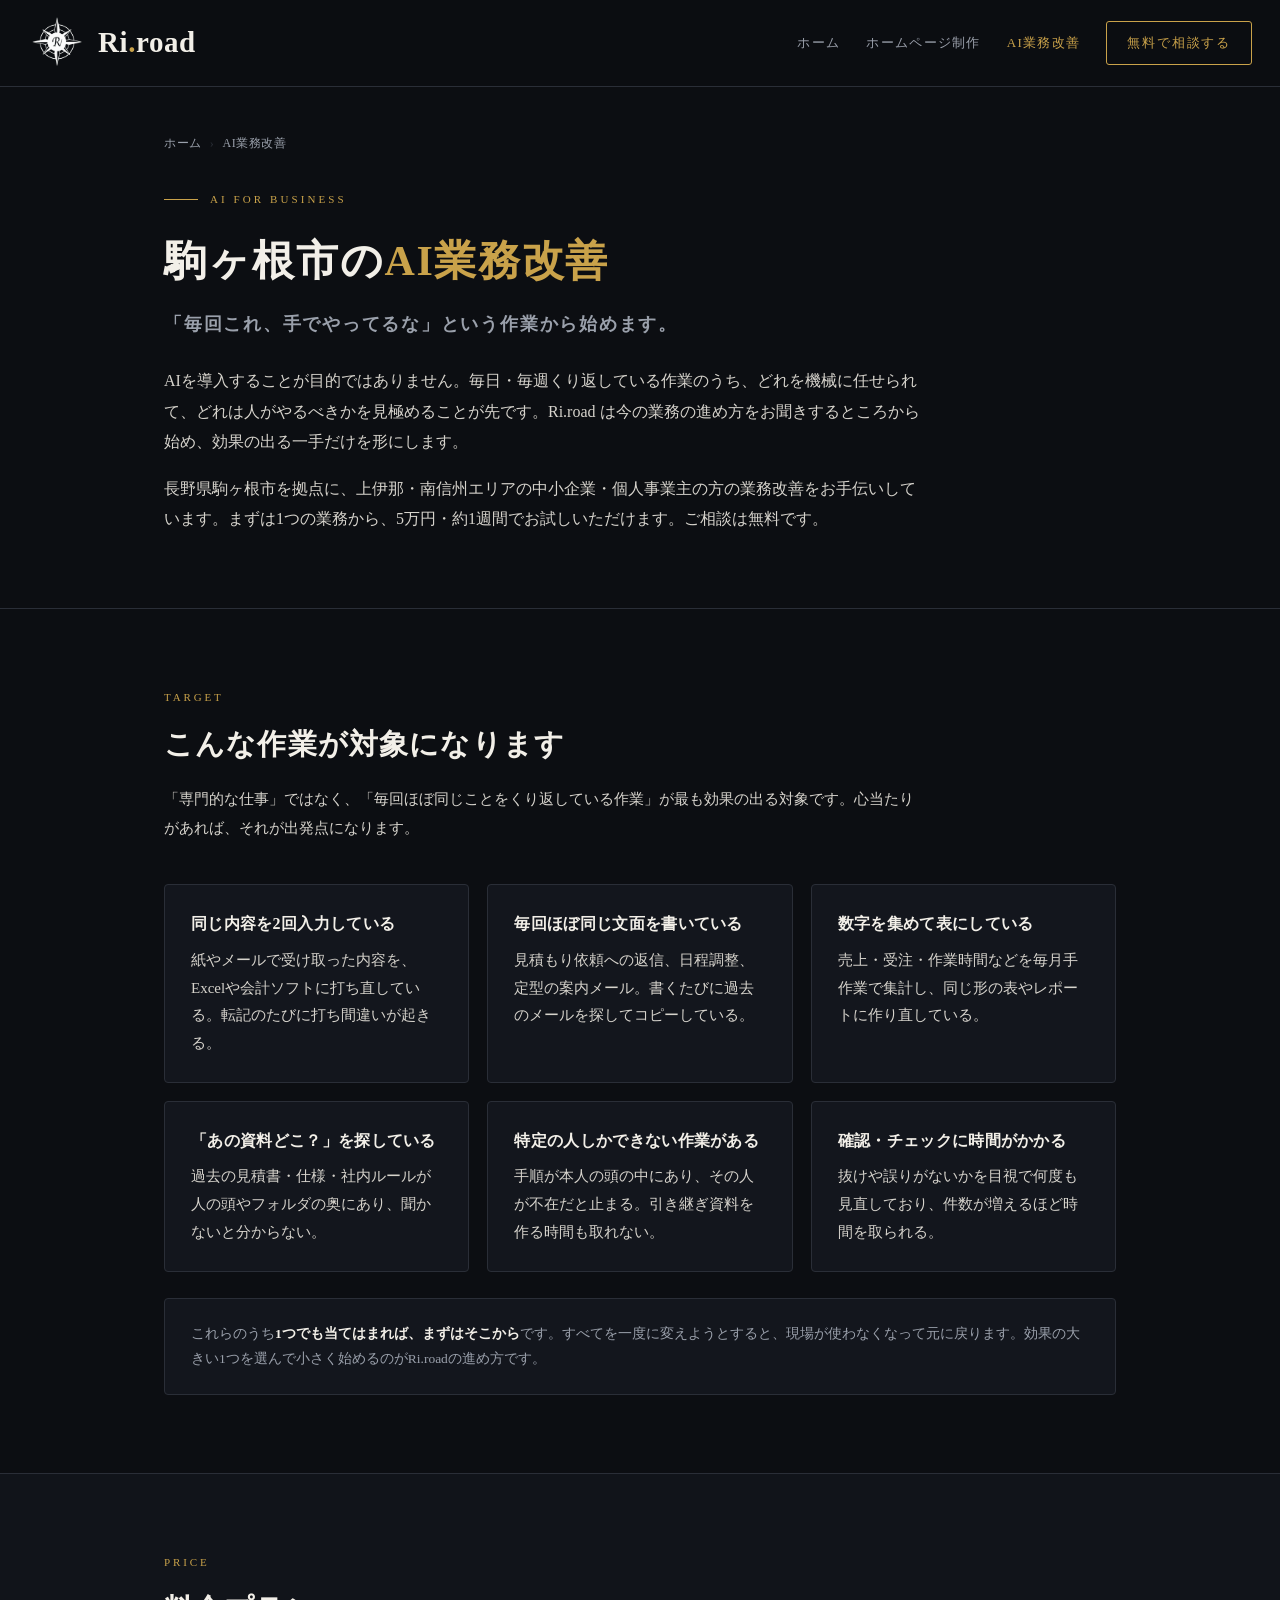
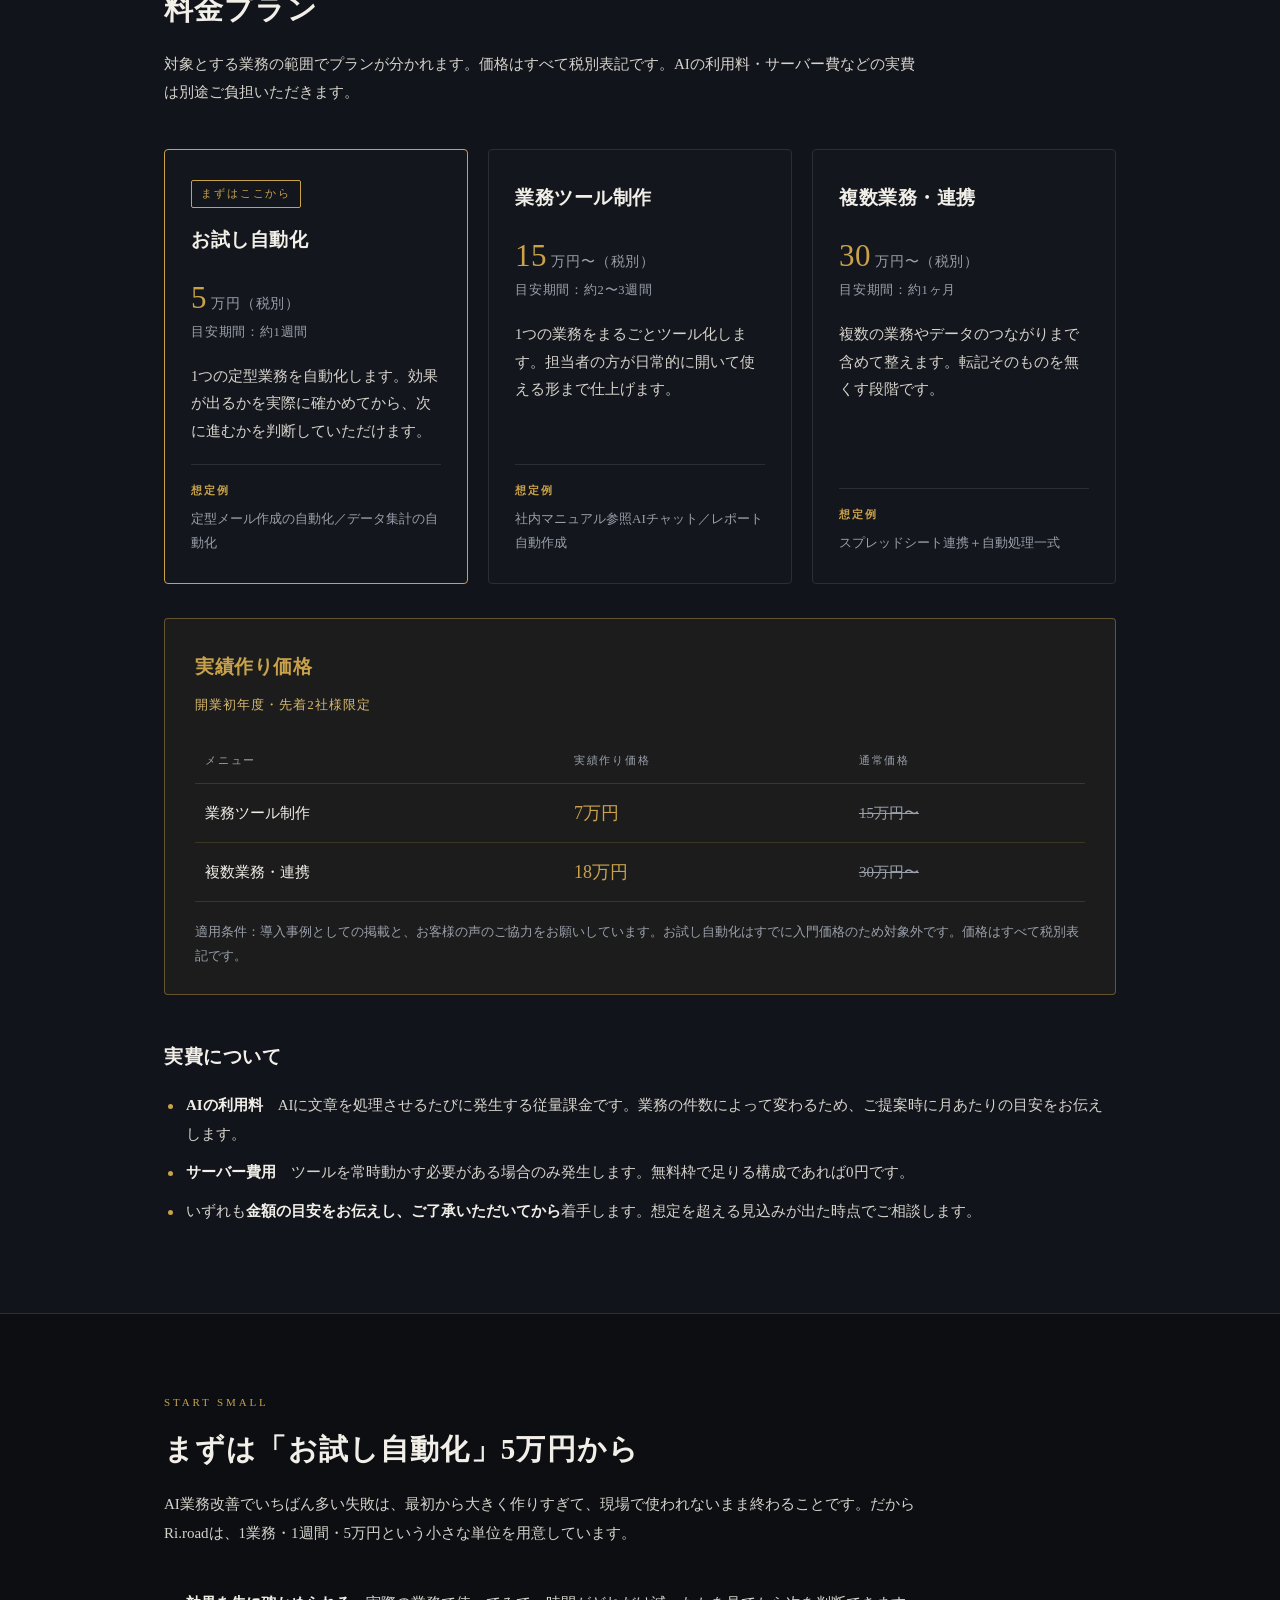
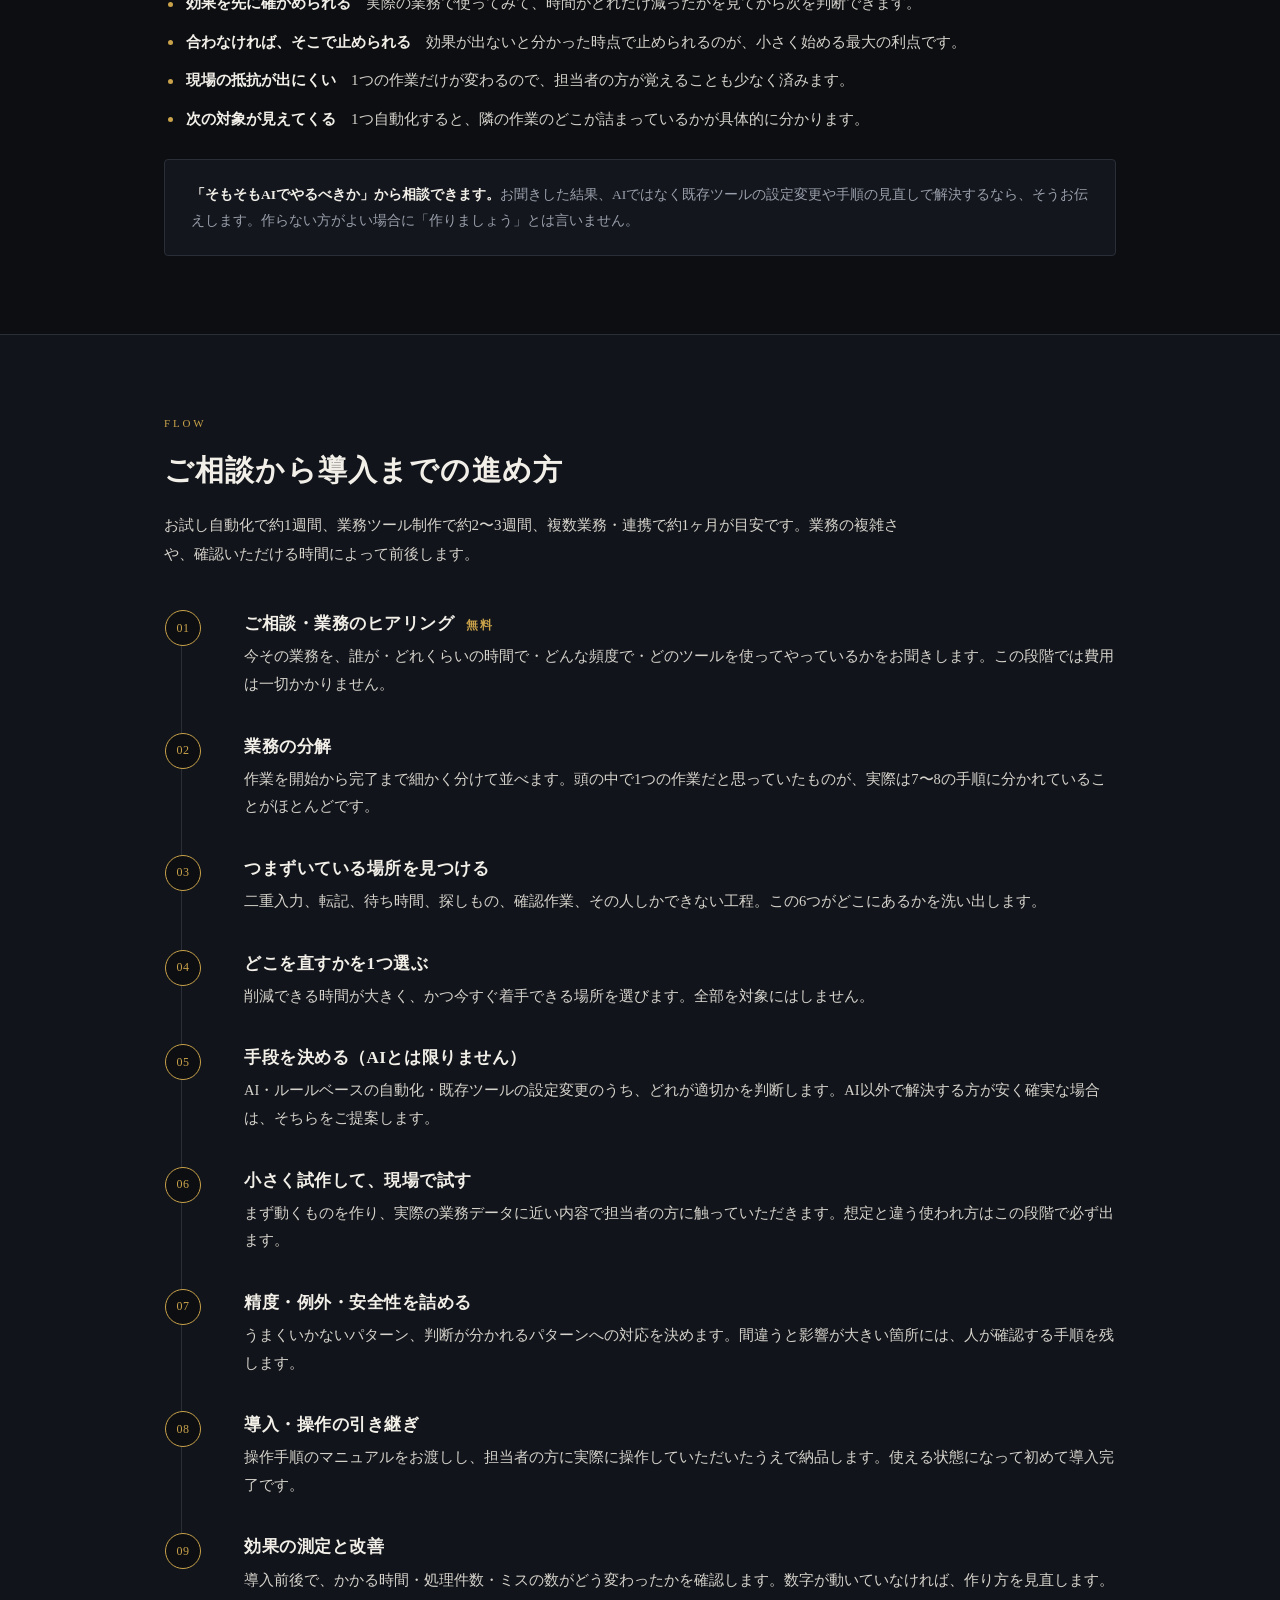
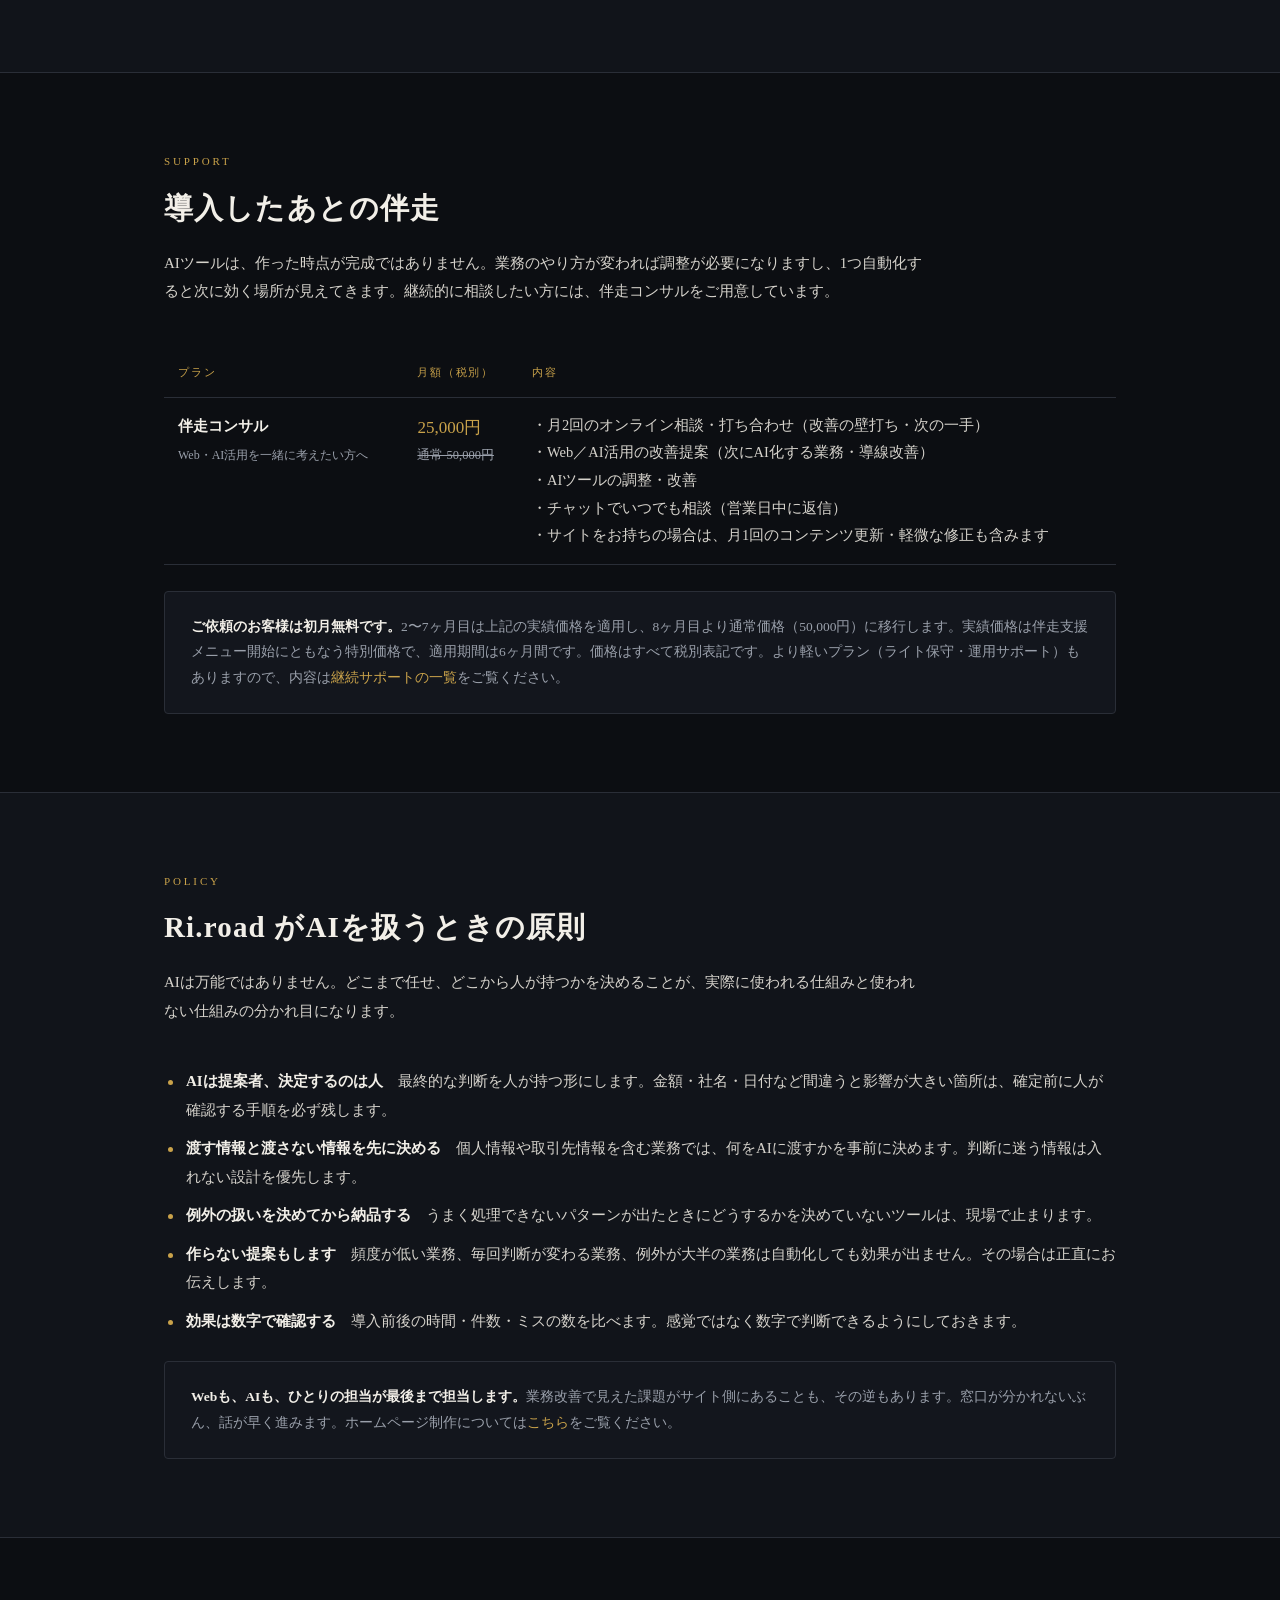
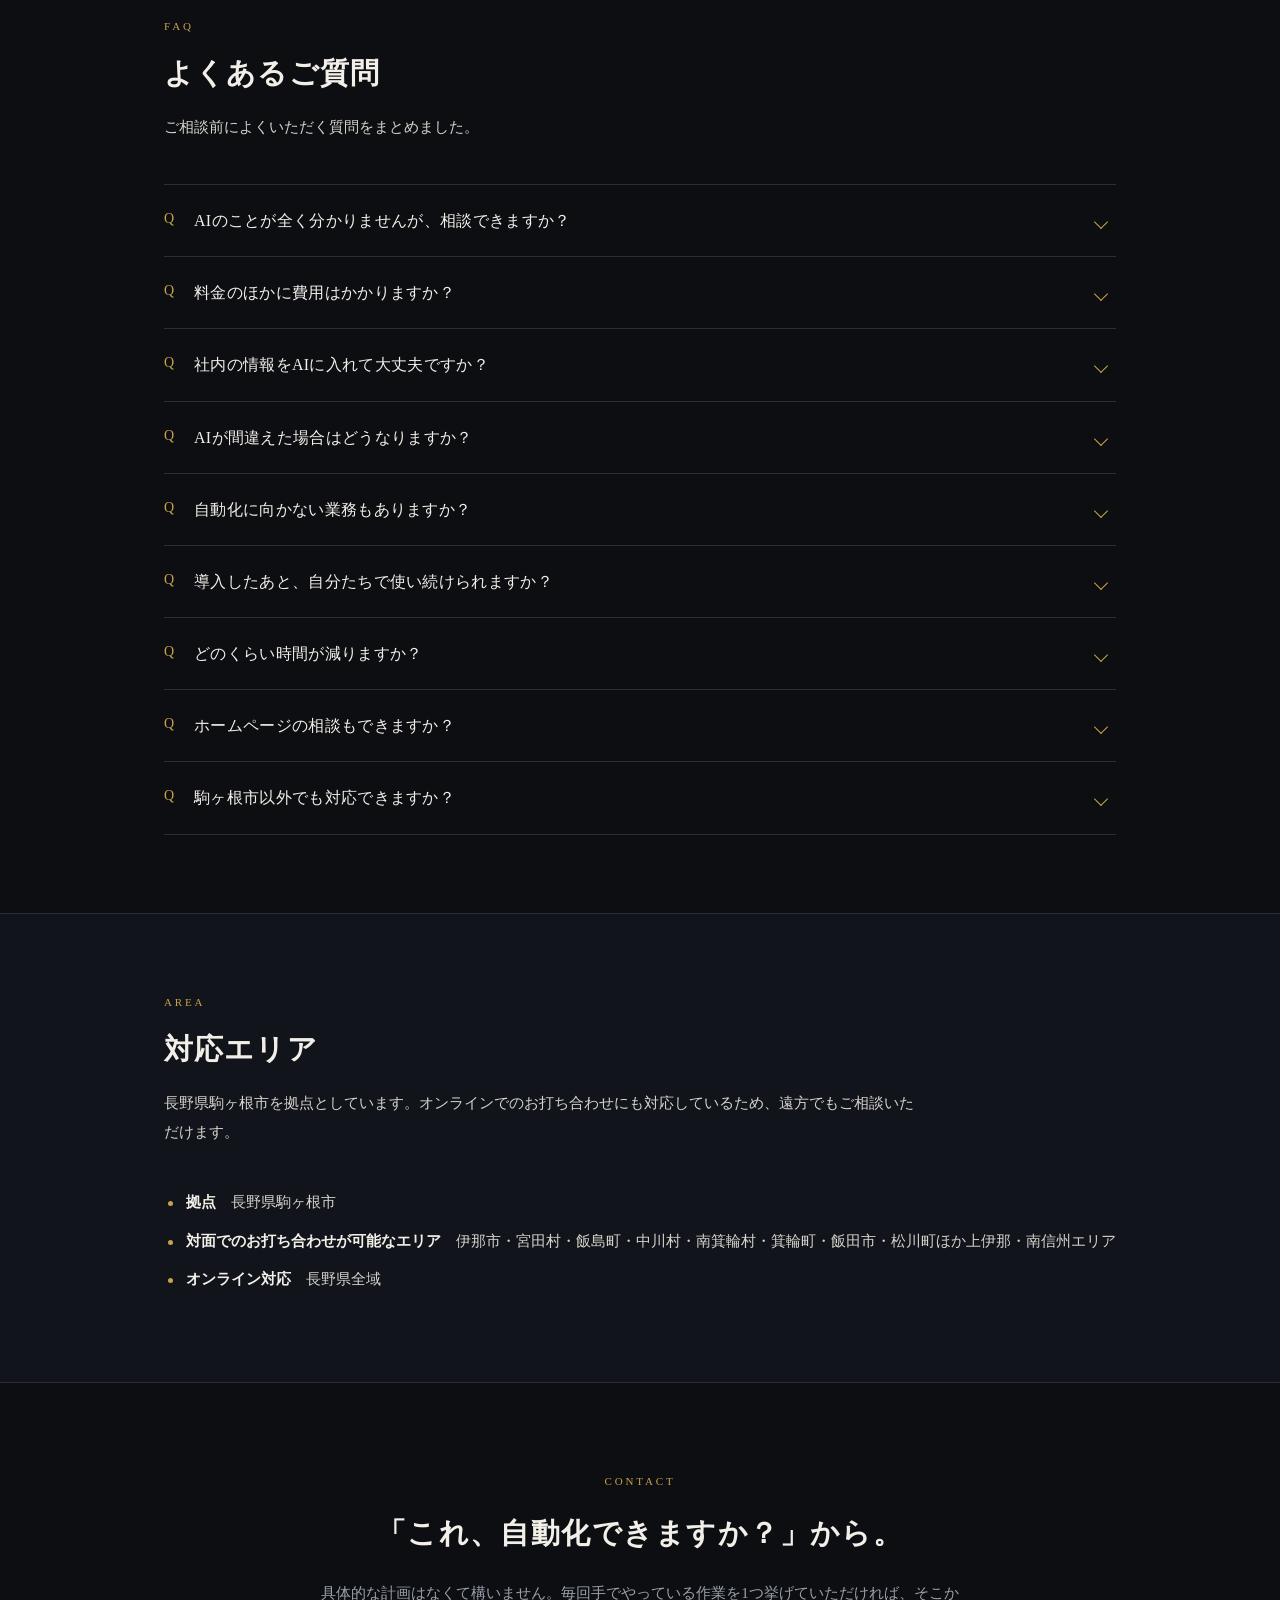
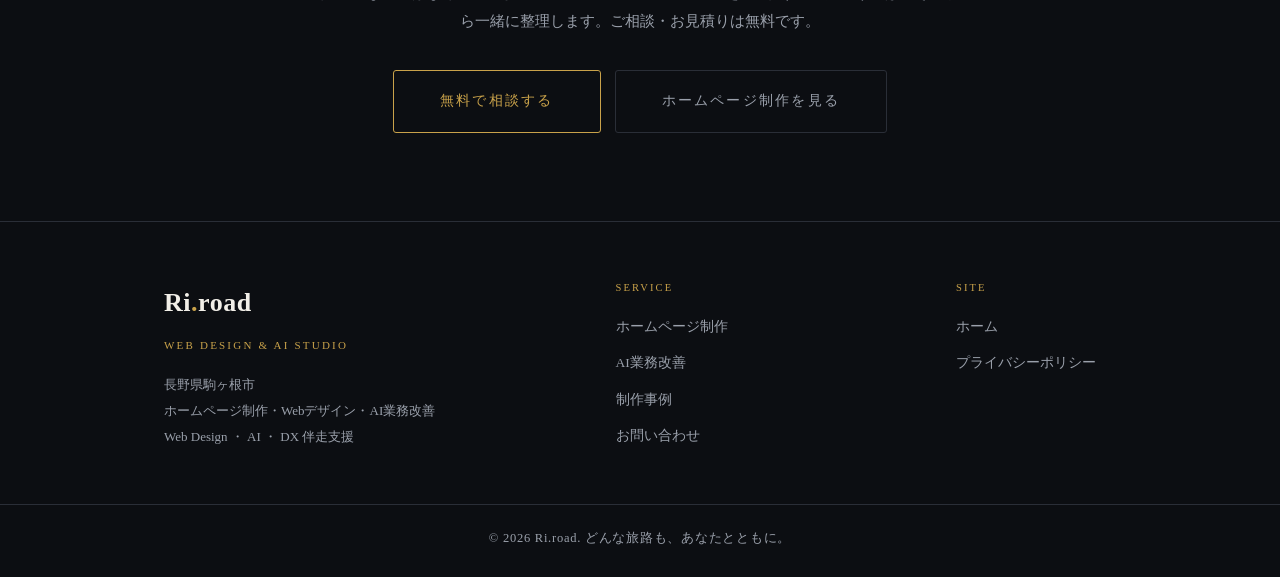
<file: ai/index.html>
<!DOCTYPE html>
<html lang="ja">
<head>
<!-- Google tag (gtag.js) -->
<script async src="https://www.googletagmanager.com/gtag/js?id=G-SENMZMVBPH"></script>
<script>
  window.dataLayer = window.dataLayer || [];
  function gtag(){dataLayer.push(arguments);}
  gtag('js', new Date());
  gtag('config', 'G-SENMZMVBPH');
</script>
<meta charset="UTF-8">
<meta name="viewport" content="width=device-width, initial-scale=1.0">

<title>駒ヶ根市のAI業務改善｜まずは1業務・5万円から｜Ri.road</title>
<meta name="description" content="長野県駒ヶ根市のAI業務改善・業務自動化。まずは1つの定型業務から、お試し自動化5万円・約1週間。業務ツール制作15万円〜、複数業務の連携30万円〜。何がAIに向いて何が向かないかの見極めからご相談いただけます。上伊那・南信州エリア対応、ご相談は無料です。">
<meta name="robots" content="index, follow">
<meta name="author" content="Ri.road">
<link rel="canonical" href="https://riroad.com/ai/">

<meta property="og:type" content="article">
<meta property="og:site_name" content="Ri.road">
<meta property="og:title" content="駒ヶ根市のAI業務改善｜まずは1業務・5万円から｜Ri.road">
<meta property="og:description" content="お試し自動化5万円・約1週間から。業務ツール制作15万円〜。何がAIに向いて何が向かないかの見極めからご相談いただけます。">
<meta property="og:url" content="https://riroad.com/ai/">
<meta property="og:image" content="https://riroad.com/hero-logo.png">
<meta property="og:locale" content="ja_JP">
<meta name="twitter:card" content="summary_large_image">
<meta name="twitter:title" content="駒ヶ根市のAI業務改善｜まずは1業務・5万円から｜Ri.road">
<meta name="twitter:description" content="お試し自動化5万円・約1週間から。何がAIに向いて何が向かないかの見極めからご相談いただけます。">
<meta name="twitter:image" content="https://riroad.com/hero-logo.png">

<link rel="stylesheet" href="../assets/site.css">

<!-- ===== 構造化データ ===== -->
<script type="application/ld+json">
{
  "@context": "https://schema.org",
  "@type": "Service",
  "name": "AI業務改善・業務自動化",
  "serviceType": "AI業務改善",
  "description": "長野県駒ヶ根市を拠点に、日々の定型業務を洗い出し、AI・自動化・既存ツールのどれが適切かを見極めたうえで、小さく試作して現場で検証しながら導入するAI業務改善サービス。",
  "provider": { "@id": "https://riroad.com/#business" },
  "areaServed": [
    { "@type": "City", "name": "駒ヶ根市" },
    { "@type": "City", "name": "伊那市" },
    { "@type": "City", "name": "飯田市" },
    { "@type": "AdministrativeArea", "name": "宮田村" },
    { "@type": "AdministrativeArea", "name": "飯島町" },
    { "@type": "AdministrativeArea", "name": "中川村" },
    { "@type": "AdministrativeArea", "name": "南箕輪村" },
    { "@type": "AdministrativeArea", "name": "長野県" }
  ],
  "hasOfferCatalog": {
    "@type": "OfferCatalog",
    "name": "AI業務改善の料金プラン",
    "itemListElement": [
      { "@type": "Offer",
        "name": "お試し自動化",
        "description": "1つの定型業務を自動化。まず効果を実感していただくための入門プラン。",
        "priceSpecification": { "@type": "PriceSpecification", "price": 50000, "priceCurrency": "JPY", "valueAddedTaxIncluded": false } },
      { "@type": "Offer",
        "name": "業務ツール制作",
        "description": "1つの業務をまるごとツール化。担当者が日常的に使える形にします。",
        "priceSpecification": { "@type": "PriceSpecification", "minPrice": 150000, "priceCurrency": "JPY", "valueAddedTaxIncluded": false } },
      { "@type": "Offer",
        "name": "複数業務・連携",
        "description": "複数の業務やデータの連携まで含めた自動処理一式。",
        "priceSpecification": { "@type": "PriceSpecification", "minPrice": 300000, "priceCurrency": "JPY", "valueAddedTaxIncluded": false } }
    ]
  }
}
</script>
<script type="application/ld+json">
{
  "@context": "https://schema.org",
  "@type": "BreadcrumbList",
  "itemListElement": [
    { "@type": "ListItem", "position": 1, "name": "ホーム", "item": "https://riroad.com/" },
    { "@type": "ListItem", "position": 2, "name": "AI業務改善", "item": "https://riroad.com/ai/" }
  ]
}
</script>
<script type="application/ld+json">
{
  "@context": "https://schema.org",
  "@type": "FAQPage",
  "mainEntity": [
    { "@type": "Question", "name": "AIのことが全く分かりませんが、相談できますか？",
      "acceptedAnswer": { "@type": "Answer", "text": "はい。むしろ「AIで何かしたい」より「この作業が毎回面倒」という状態からのご相談を歓迎しています。まず今の業務の進め方をお聞きして、どこに時間がかかっているかを一緒に整理するところから始めます。AIを使うかどうかは、その後に決めることです。" } },
    { "@type": "Question", "name": "料金のほかに費用はかかりますか？",
      "acceptedAnswer": { "@type": "Answer", "text": "AIの利用料（API利用料）やサーバー費用などの実費は別途ご負担いただきます。実費はご提案時に、想定される月あたりの目安金額をお伝えしたうえで進めます。" } },
    { "@type": "Question", "name": "社内の情報をAIに入れて大丈夫ですか？",
      "acceptedAnswer": { "@type": "Answer", "text": "扱う情報の種類によって設計を変えます。個人情報や取引先情報を含む業務では、何をAIに渡し何を渡さないかを事前に決め、必要に応じて渡す前に伏せる処理を入れます。判断に迷う情報は入れない設計を優先します。" } },
    { "@type": "Question", "name": "AIが間違えた場合はどうなりますか？",
      "acceptedAnswer": { "@type": "Answer", "text": "AIは必ず間違えるという前提で設計します。金額や社名など間違うと影響が大きい部分は、送信・確定の前に人が確認する手順を必ず残します。全部を任せきりにせず、人が確認する場所を意図的に決めるのがRi.roadの進め方です。" } },
    { "@type": "Question", "name": "自動化に向かない業務もありますか？",
      "acceptedAnswer": { "@type": "Answer", "text": "あります。頻度が極端に低い業務、毎回判断が変わる業務、例外が大半を占める業務は、自動化しても効果が出ないか、かえって管理の手間が増えます。その場合は「やらない方がよい」とお伝えします。ヒアリングの結果、ツールを作らずに手順の整理だけをご提案することもあります。" } },
    { "@type": "Question", "name": "導入したあと、自分たちで使い続けられますか？",
      "acceptedAnswer": { "@type": "Answer", "text": "使い続けられる形にすることを前提に作ります。操作手順のマニュアルをお渡しし、担当者の方に実際に操作していただいたうえで納品します。運用が始まってからの調整や改善は、継続サポートの伴走コンサル（月25,000円）で承っています。" } },
    { "@type": "Question", "name": "駒ヶ根市以外でも対応できますか？",
      "acceptedAnswer": { "@type": "Answer", "text": "対応しています。駒ヶ根市を拠点に、伊那市・宮田村・飯島町・中川村・南箕輪村・箕輪町・飯田市・松川町など上伊那・南信州エリアを中心に、オンラインでのお打ち合わせで長野県全域に対応しています。" } }
  ]
}
</script>
</head>
<body>

<header>
  <a href="../index.html#top" class="brand">
    <img class="mark" src="../compass-mark.png" alt="Ri.road ロゴ">
    <span class="name serif">Ri<b>.</b>road</span>
  </a>
  <nav class="hnav">
    <a href="../index.html#top">ホーム</a>
    <a href="../homepage-seisaku/index.html">ホームページ制作</a>
    <a href="index.html" class="current">AI業務改善</a>
    <a href="../index.html#contact" class="hcta">無料で相談する</a>
  </nav>
</header>

<nav class="crumb wrap" aria-label="パンくずリスト">
  <ol>
    <li><a href="../index.html#top">ホーム</a></li>
    <li>AI業務改善</li>
  </ol>
</nav>

<main>

  <!-- ===== Hero ===== -->
  <div class="phero">
    <div class="wrap">
      <div class="eyebrow">AI for Business</div>
      <h1 class="serif">駒ヶ根市の<span class="gold">AI業務改善</span>
        <span class="h1-sub">「毎回これ、手でやってるな」という作業から始めます。</span>
      </h1>
      <p class="lead">AIを導入することが目的ではありません。毎日・毎週くり返している作業のうち、どれを機械に任せられて、どれは人がやるべきかを見極めることが先です。Ri.road は今の業務の進め方をお聞きするところから始め、効果の出る一手だけを形にします。</p>
      <p class="lead">長野県駒ヶ根市を拠点に、上伊那・南信州エリアの中小企業・個人事業主の方の業務改善をお手伝いしています。まずは1つの業務から、<span class="nobr">5万円・約1週間</span>でお試しいただけます。ご相談は無料です。</p>
    </div>
  </div>

  <!-- ===== こんな業務が対象 ===== -->
  <section class="sec">
    <div class="wrap">
      <div class="sec-eyebrow">Target</div>
      <h2 class="serif">こんな作業が対象になります</h2>
      <p class="sec-desc">「専門的な仕事」ではなく、「毎回ほぼ同じことをくり返している作業」が最も効果の出る対象です。心当たりがあれば、それが出発点になります。</p>
      <ul class="target">
        <li><b>同じ内容を2回入力している</b>紙やメールで受け取った内容を、Excelや会計ソフトに打ち直している。転記のたびに打ち間違いが起きる。</li>
        <li><b>毎回ほぼ同じ文面を書いている</b>見積もり依頼への返信、日程調整、定型の案内メール。書くたびに過去のメールを探してコピーしている。</li>
        <li><b>数字を集めて表にしている</b>売上・受注・作業時間などを毎月手作業で集計し、同じ形の表やレポートに作り直している。</li>
        <li><b>「あの資料どこ？」を探している</b>過去の見積書・仕様・社内ルールが人の頭やフォルダの奥にあり、聞かないと分からない。</li>
        <li><b>特定の人しかできない作業がある</b>手順が本人の頭の中にあり、その人が不在だと止まる。引き継ぎ資料を作る時間も取れない。</li>
        <li><b>確認・チェックに時間がかかる</b>抜けや誤りがないかを目視で何度も見直しており、件数が増えるほど時間を取られる。</li>
      </ul>
      <div class="note">これらのうち<b>1つでも当てはまれば、まずはそこから</b>です。すべてを一度に変えようとすると、現場が使わなくなって元に戻ります。効果の大きい1つを選んで小さく始めるのがRi.roadの進め方です。</div>
    </div>
  </section>

  <!-- ===== 料金プラン ===== -->
  <section class="sec" id="price">
    <div class="wrap">
      <div class="sec-eyebrow">Price</div>
      <h2 class="serif">料金プラン</h2>
      <p class="sec-desc">対象とする業務の範囲でプランが分かれます。価格はすべて税別表記です。AIの利用料・サーバー費などの実費は別途ご負担いただきます。</p>

      <div class="plans">
        <div class="plan pick">
          <span class="tag">まずはここから</span>
          <h4 class="serif">お試し自動化</h4>
          <div class="price">5<small>万円（税別）</small></div>
          <div class="term">目安期間：約1週間</div>
          <p class="desc">1つの定型業務を自動化します。効果が出るかを実際に確かめてから、次に進むかを判断していただけます。</p>
          <div class="deli"><b>想定例</b>定型メール作成の自動化／データ集計の自動化</div>
        </div>
        <div class="plan">
          <h4 class="serif">業務ツール制作</h4>
          <div class="price">15<small>万円〜（税別）</small></div>
          <div class="term">目安期間：約2〜3週間</div>
          <p class="desc">1つの業務をまるごとツール化します。担当者の方が日常的に開いて使える形まで仕上げます。</p>
          <div class="deli"><b>想定例</b>社内マニュアル参照AIチャット／レポート自動作成</div>
        </div>
        <div class="plan">
          <h4 class="serif">複数業務・連携</h4>
          <div class="price">30<small>万円〜（税別）</small></div>
          <div class="term">目安期間：約1ヶ月</div>
          <p class="desc">複数の業務やデータのつながりまで含めて整えます。転記そのものを無くす段階です。</p>
          <div class="deli"><b>想定例</b>スプレッドシート連携＋自動処理一式</div>
        </div>
      </div>

      <!-- 実績作り価格 -->
      <div class="offer">
        <h3 class="serif">実績作り価格</h3>
        <div class="limit">開業初年度・先着2社様限定</div>
        <table>
          <thead>
            <tr><th>メニュー</th><th>実績作り価格</th><th>通常価格</th></tr>
          </thead>
          <tbody>
            <tr><td>業務ツール制作</td><td class="now">7万円</td><td class="was">15万円〜</td></tr>
            <tr><td>複数業務・連携</td><td class="now">18万円</td><td class="was">30万円〜</td></tr>
          </tbody>
        </table>
        <p class="cond">適用条件：導入事例としての掲載と、お客様の声のご協力をお願いしています。お試し自動化はすでに入門価格のため対象外です。価格はすべて税別表記です。</p>
      </div>

      <h3 class="serif">実費について</h3>
      <ul class="dots">
        <li><b>AIの利用料</b>　AIに文章を処理させるたびに発生する従量課金です。業務の件数によって変わるため、ご提案時に月あたりの目安をお伝えします。</li>
        <li><b>サーバー費用</b>　ツールを常時動かす必要がある場合のみ発生します。無料枠で足りる構成であれば0円です。</li>
        <li>いずれも<b>金額の目安をお伝えし、ご了承いただいてから</b>着手します。想定を超える見込みが出た時点でご相談します。</li>
      </ul>
    </div>
  </section>

  <!-- ===== まずはお試し自動化 ===== -->
  <section class="sec" id="trial">
    <div class="wrap">
      <div class="sec-eyebrow">Start Small</div>
      <h2 class="serif">まずは「お試し自動化」5万円から</h2>
      <p class="sec-desc">AI業務改善でいちばん多い失敗は、最初から大きく作りすぎて、現場で使われないまま終わることです。だからRi.roadは、1業務・1週間・5万円という小さな単位を用意しています。</p>
      <ul class="dots">
        <li><b>効果を先に確かめられる</b>　実際の業務で使ってみて、時間がどれだけ減ったかを見てから次を判断できます。</li>
        <li><b>合わなければ、そこで止められる</b>　効果が出ないと分かった時点で止められるのが、小さく始める最大の利点です。</li>
        <li><b>現場の抵抗が出にくい</b>　1つの作業だけが変わるので、担当者の方が覚えることも少なく済みます。</li>
        <li><b>次の対象が見えてくる</b>　1つ自動化すると、隣の作業のどこが詰まっているかが具体的に分かります。</li>
      </ul>
      <div class="note"><b>「そもそもAIでやるべきか」から相談できます。</b>お聞きした結果、AIではなく既存ツールの設定変更や手順の見直しで解決するなら、そうお伝えします。作らない方がよい場合に「作りましょう」とは言いません。</div>
    </div>
  </section>

  <!-- ===== 進め方 ===== -->
  <section class="sec" id="flow">
    <div class="wrap">
      <div class="sec-eyebrow">Flow</div>
      <h2 class="serif">ご相談から導入までの進め方</h2>
      <p class="sec-desc">お試し自動化で約1週間、業務ツール制作で約2〜3週間、複数業務・連携で約1ヶ月が目安です。業務の複雑さや、確認いただける時間によって前後します。</p>
      <ol class="flow">
        <li>
          <h4 class="serif">ご相談・業務のヒアリング<span class="when">無料</span></h4>
          <p>今その業務を、誰が・どれくらいの時間で・どんな頻度で・どのツールを使ってやっているかをお聞きします。この段階では費用は一切かかりません。</p>
        </li>
        <li>
          <h4 class="serif">業務の分解</h4>
          <p>作業を開始から完了まで細かく分けて並べます。頭の中で1つの作業だと思っていたものが、実際は7〜8の手順に分かれていることがほとんどです。</p>
        </li>
        <li>
          <h4 class="serif">つまずいている場所を見つける</h4>
          <p>二重入力、転記、待ち時間、探しもの、確認作業、その人しかできない工程。この6つがどこにあるかを洗い出します。</p>
        </li>
        <li>
          <h4 class="serif">どこを直すかを1つ選ぶ</h4>
          <p>削減できる時間が大きく、かつ今すぐ着手できる場所を選びます。全部を対象にはしません。</p>
        </li>
        <li>
          <h4 class="serif">手段を決める（AIとは限りません）</h4>
          <p>AI・ルールベースの自動化・既存ツールの設定変更のうち、どれが適切かを判断します。AI以外で解決する方が安く確実な場合は、そちらをご提案します。</p>
        </li>
        <li>
          <h4 class="serif">小さく試作して、現場で試す</h4>
          <p>まず動くものを作り、実際の業務データに近い内容で担当者の方に触っていただきます。想定と違う使われ方はこの段階で必ず出ます。</p>
        </li>
        <li>
          <h4 class="serif">精度・例外・安全性を詰める</h4>
          <p>うまくいかないパターン、判断が分かれるパターンへの対応を決めます。間違うと影響が大きい箇所には、人が確認する手順を残します。</p>
        </li>
        <li>
          <h4 class="serif">導入・操作の引き継ぎ</h4>
          <p>操作手順のマニュアルをお渡しし、担当者の方に実際に操作していただいたうえで納品します。使える状態になって初めて導入完了です。</p>
        </li>
        <li>
          <h4 class="serif">効果の測定と改善</h4>
          <p>導入前後で、かかる時間・処理件数・ミスの数がどう変わったかを確認します。数字が動いていなければ、作り方を見直します。</p>
        </li>
      </ol>
    </div>
  </section>

  <!-- ===== 導入後の伴走 ===== -->
  <section class="sec" id="support">
    <div class="wrap">
      <div class="sec-eyebrow">Support</div>
      <h2 class="serif">導入したあとの伴走</h2>
      <p class="sec-desc">AIツールは、作った時点が完成ではありません。業務のやり方が変われば調整が必要になりますし、1つ自動化すると次に効く場所が見えてきます。継続的に相談したい方には、伴走コンサルをご用意しています。</p>

      <div class="tablewrap">
        <table>
          <thead>
            <tr><th>プラン</th><th>月額（税別）</th><th>内容</th></tr>
          </thead>
          <tbody>
            <tr>
              <th>伴走コンサル<br><span style="font-size:12px;color:var(--sub);font-weight:400;">Web・AI活用を一緒に考えたい方へ</span></th>
              <td class="amt">25,000円<s>通常 50,000円</s></td>
              <td>
                ・月2回のオンライン相談・打ち合わせ（改善の壁打ち・次の一手）<br>
                ・Web／AI活用の改善提案（次にAI化する業務・導線改善）<br>
                ・AIツールの調整・改善<br>
                ・チャットでいつでも相談（営業日中に返信）<br>
                ・サイトをお持ちの場合は、月1回のコンテンツ更新・軽微な修正も含みます
              </td>
            </tr>
          </tbody>
        </table>
      </div>
      <div class="note">
        <b>ご依頼のお客様は初月無料です。</b>2〜7ヶ月目は上記の実績価格を適用し、8ヶ月目より通常価格（50,000円）に移行します。実績価格は伴走支援メニュー開始にともなう特別価格で、適用期間は6ヶ月間です。価格はすべて税別表記です。より軽いプラン（ライト保守・運用サポート）もありますので、内容は<a href="../homepage-seisaku/index.html#support" style="color:var(--gold);">継続サポートの一覧</a>をご覧ください。
      </div>
    </div>
  </section>

  <!-- ===== 進め方の考え方 ===== -->
  <section class="sec">
    <div class="wrap">
      <div class="sec-eyebrow">Policy</div>
      <h2 class="serif">Ri.road がAIを扱うときの原則</h2>
      <p class="sec-desc">AIは万能ではありません。どこまで任せ、どこから人が持つかを決めることが、実際に使われる仕組みと使われない仕組みの分かれ目になります。</p>
      <ul class="dots">
        <li><b>AIは提案者、決定するのは人</b>　最終的な判断を人が持つ形にします。金額・社名・日付など間違うと影響が大きい箇所は、確定前に人が確認する手順を必ず残します。</li>
        <li><b>渡す情報と渡さない情報を先に決める</b>　個人情報や取引先情報を含む業務では、何をAIに渡すかを事前に決めます。判断に迷う情報は入れない設計を優先します。</li>
        <li><b>例外の扱いを決めてから納品する</b>　うまく処理できないパターンが出たときにどうするかを決めていないツールは、現場で止まります。</li>
        <li><b>作らない提案もします</b>　頻度が低い業務、毎回判断が変わる業務、例外が大半の業務は自動化しても効果が出ません。その場合は正直にお伝えします。</li>
        <li><b>効果は数字で確認する</b>　導入前後の時間・件数・ミスの数を比べます。感覚ではなく数字で判断できるようにしておきます。</li>
      </ul>
      <div class="note"><b>Webも、AIも、ひとりの担当が最後まで担当します。</b>業務改善で見えた課題がサイト側にあることも、その逆もあります。窓口が分かれないぶん、話が早く進みます。ホームページ制作については<a href="../homepage-seisaku/index.html" style="color:var(--gold);">こちら</a>をご覧ください。</div>
    </div>
  </section>

  <!-- ===== FAQ ===== -->
  <section class="sec">
    <div class="wrap">
      <div class="sec-eyebrow">FAQ</div>
      <h2 class="serif">よくあるご質問</h2>
      <p class="sec-desc">ご相談前によくいただく質問をまとめました。</p>
      <div class="faq">
        <details>
          <summary>AIのことが全く分かりませんが、相談できますか？</summary>
          <div class="a">
            <p>はい。むしろ「AIで何かしたい」より、<b>「この作業が毎回面倒」</b>という状態からのご相談を歓迎しています。</p>
            <p>まず今の業務の進め方をお聞きして、どこに時間がかかっているかを一緒に整理するところから始めます。AIを使うかどうかは、その後に決めることです。</p>
          </div>
        </details>
        <details>
          <summary>料金のほかに費用はかかりますか？</summary>
          <div class="a">
            <p>AIの利用料（API利用料）やサーバー費用などの実費は別途ご負担いただきます。</p>
            <p>実費はご提案時に、想定される月あたりの目安金額をお伝えしたうえで進めます。想定を超える見込みが出た時点でご相談します。</p>
          </div>
        </details>
        <details>
          <summary>社内の情報をAIに入れて大丈夫ですか？</summary>
          <div class="a">
            <p>扱う情報の種類によって設計を変えます。個人情報や取引先情報を含む業務では、<b>何をAIに渡し、何を渡さないか</b>を事前に決め、必要に応じて渡す前に伏せる処理を入れます。</p>
            <p>判断に迷う情報は入れない設計を優先します。ご心配な点は、着手前の打ち合わせで具体的にご確認いただけます。</p>
          </div>
        </details>
        <details>
          <summary>AIが間違えた場合はどうなりますか？</summary>
          <div class="a">
            <p>AIは必ず間違えるという前提で設計します。金額や社名など間違うと影響が大きい部分は、<b>送信・確定の前に人が確認する手順を必ず残します</b>。</p>
            <p>全部を任せきりにせず、人が確認する場所を意図的に決めるのがRi.roadの進め方です。</p>
          </div>
        </details>
        <details>
          <summary>自動化に向かない業務もありますか？</summary>
          <div class="a">
            <p>あります。頻度が極端に低い業務、毎回判断が変わる業務、例外が大半を占める業務は、自動化しても効果が出ないか、かえって管理の手間が増えます。</p>
            <p>その場合は<b>「やらない方がよい」とお伝えします</b>。ヒアリングの結果、ツールを作らずに手順の整理だけをご提案することもあります。</p>
          </div>
        </details>
        <details>
          <summary>導入したあと、自分たちで使い続けられますか？</summary>
          <div class="a">
            <p>使い続けられる形にすることを前提に作ります。操作手順のマニュアルをお渡しし、担当者の方に実際に操作していただいたうえで納品します。</p>
            <p>運用が始まってからの調整や改善は、継続サポートの伴走コンサル（月25,000円・税別）で承っています。</p>
          </div>
        </details>
        <details>
          <summary>どのくらい時間が減りますか？</summary>
          <div class="a">
            <p>業務の内容と件数によって大きく変わるため、ヒアリング前に数字をお約束することはしていません。</p>
            <p>ご相談の際に、今かかっている時間と頻度をお聞きしたうえで、<b>削減できる見込みと、その根拠</b>をお伝えします。導入後は実際の時間を測って、見込みと合っていたかを確認します。</p>
          </div>
        </details>
        <details>
          <summary>ホームページの相談もできますか？</summary>
          <div class="a">
            <p>できます。Ri.road は <a href="../homepage-seisaku/index.html">Webデザイン</a> とAI業務改善の両方を、ひとりの担当が最後まで担当します。「サイトも作れて、業務のAI化も相談できる」窓口としてご利用いただけます。</p>
          </div>
        </details>
        <details>
          <summary>駒ヶ根市以外でも対応できますか？</summary>
          <div class="a">
            <p>対応しています。駒ヶ根市を拠点に、伊那市・宮田村・飯島町・中川村・南箕輪村・箕輪町・飯田市・松川町など上伊那・南信州エリアを中心に、オンラインでのお打ち合わせで長野県全域に対応しています。</p>
          </div>
        </details>
      </div>
    </div>
  </section>

  <!-- ===== 対応エリア ===== -->
  <section class="sec">
    <div class="wrap">
      <div class="sec-eyebrow">Area</div>
      <h2 class="serif">対応エリア</h2>
      <p class="sec-desc">長野県駒ヶ根市を拠点としています。オンラインでのお打ち合わせにも対応しているため、遠方でもご相談いただけます。</p>
      <ul class="dots">
        <li><b>拠点</b>　長野県駒ヶ根市</li>
        <li><b>対面でのお打ち合わせが可能なエリア</b>　伊那市・宮田村・飯島町・中川村・南箕輪村・箕輪町・飯田市・松川町ほか上伊那・南信州エリア</li>
        <li><b>オンライン対応</b>　長野県全域</li>
      </ul>
    </div>
  </section>

  <!-- ===== CTA ===== -->
  <section class="cta" id="cta">
    <div class="wrap">
      <div class="sec-eyebrow" style="text-align:center;">Contact</div>
      <h2 class="serif">「これ、自動化できますか？」から。</h2>
      <p>具体的な計画はなくて構いません。毎回手でやっている作業を1つ挙げていただければ、そこから一緒に整理します。ご相談・お見積りは無料です。</p>
      <div class="btnrow">
        <a class="btn" href="../index.html#contact">無料で相談する</a>
        <a class="btn ghost" href="../homepage-seisaku/index.html">ホームページ制作を見る</a>
      </div>
    </div>
  </section>

</main>

<footer>
  <div class="wrap foot">
    <div>
      <div class="name serif">Ri<b>.</b>road</div>
      <div class="desc">WEB DESIGN &amp; AI STUDIO</div>
      <div class="addr">長野県駒ヶ根市<br>ホームページ制作・Webデザイン・AI業務改善<br>Web Design ・ AI ・ DX 伴走支援</div>
    </div>
    <div class="col">
      <h5>SERVICE</h5>
      <a href="../homepage-seisaku/index.html">ホームページ制作</a>
      <a href="index.html">AI業務改善</a>
      <a href="../index.html#work">制作事例</a>
      <a href="../index.html#contact">お問い合わせ</a>
    </div>
    <div class="col">
      <h5>SITE</h5>
      <a href="../index.html#top">ホーム</a>
      <a href="../privacy.html">プライバシーポリシー</a>
    </div>
  </div>
  <div class="copy">© 2026 Ri.road. どんな旅路も、あなたとともに。</div>
</footer>

</body>
</html>
</file>
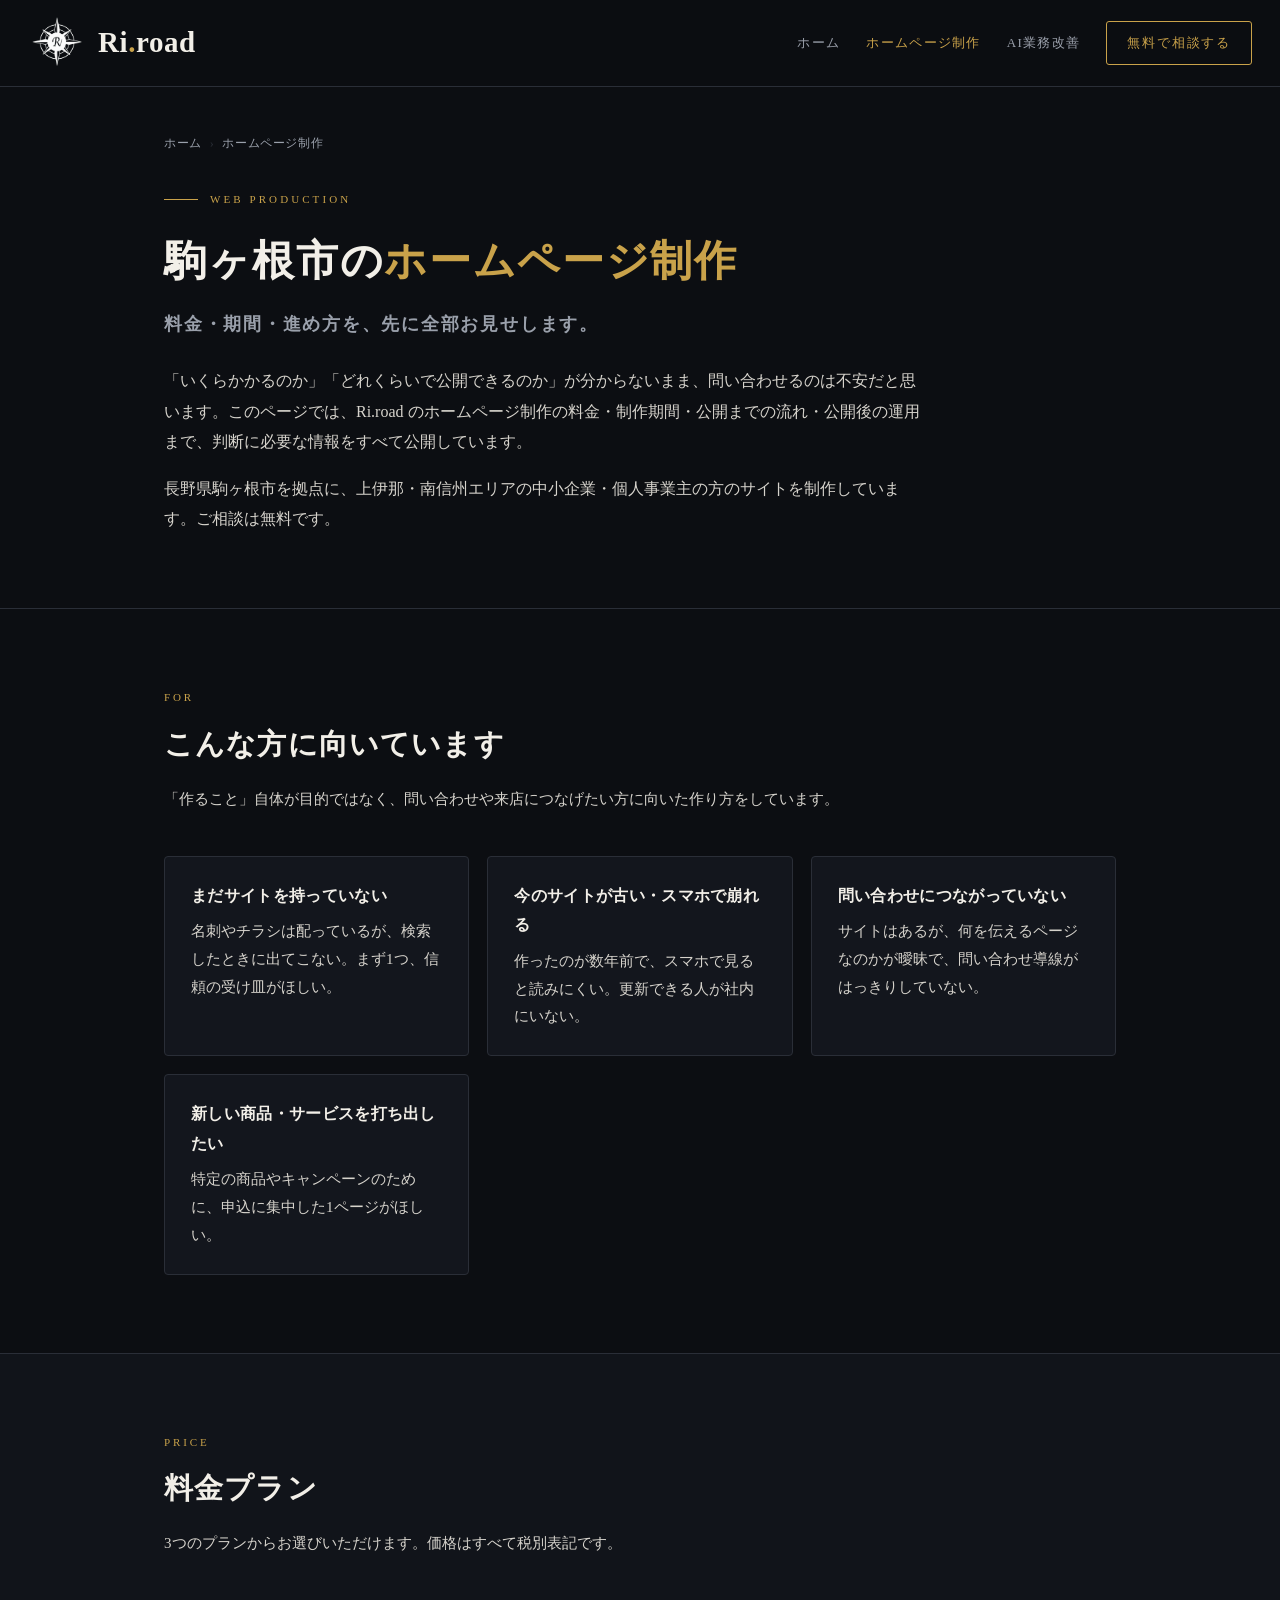
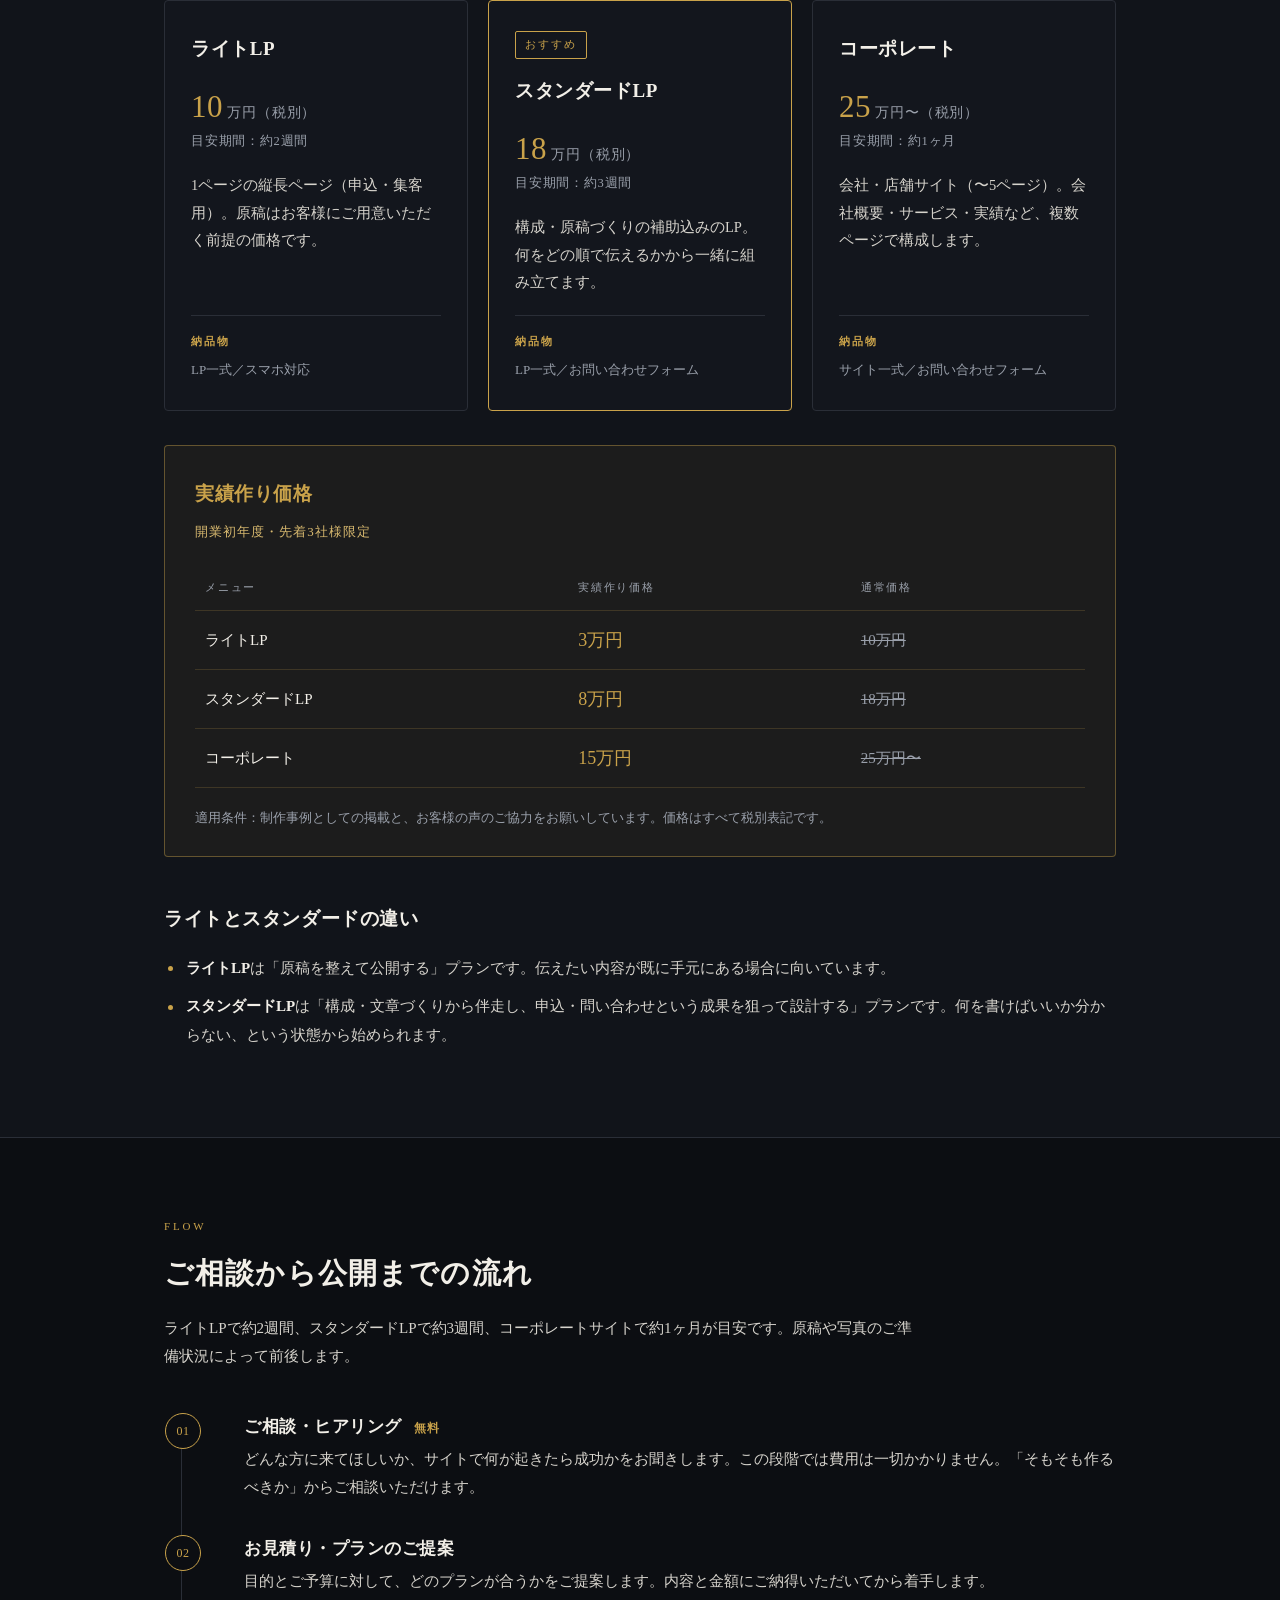
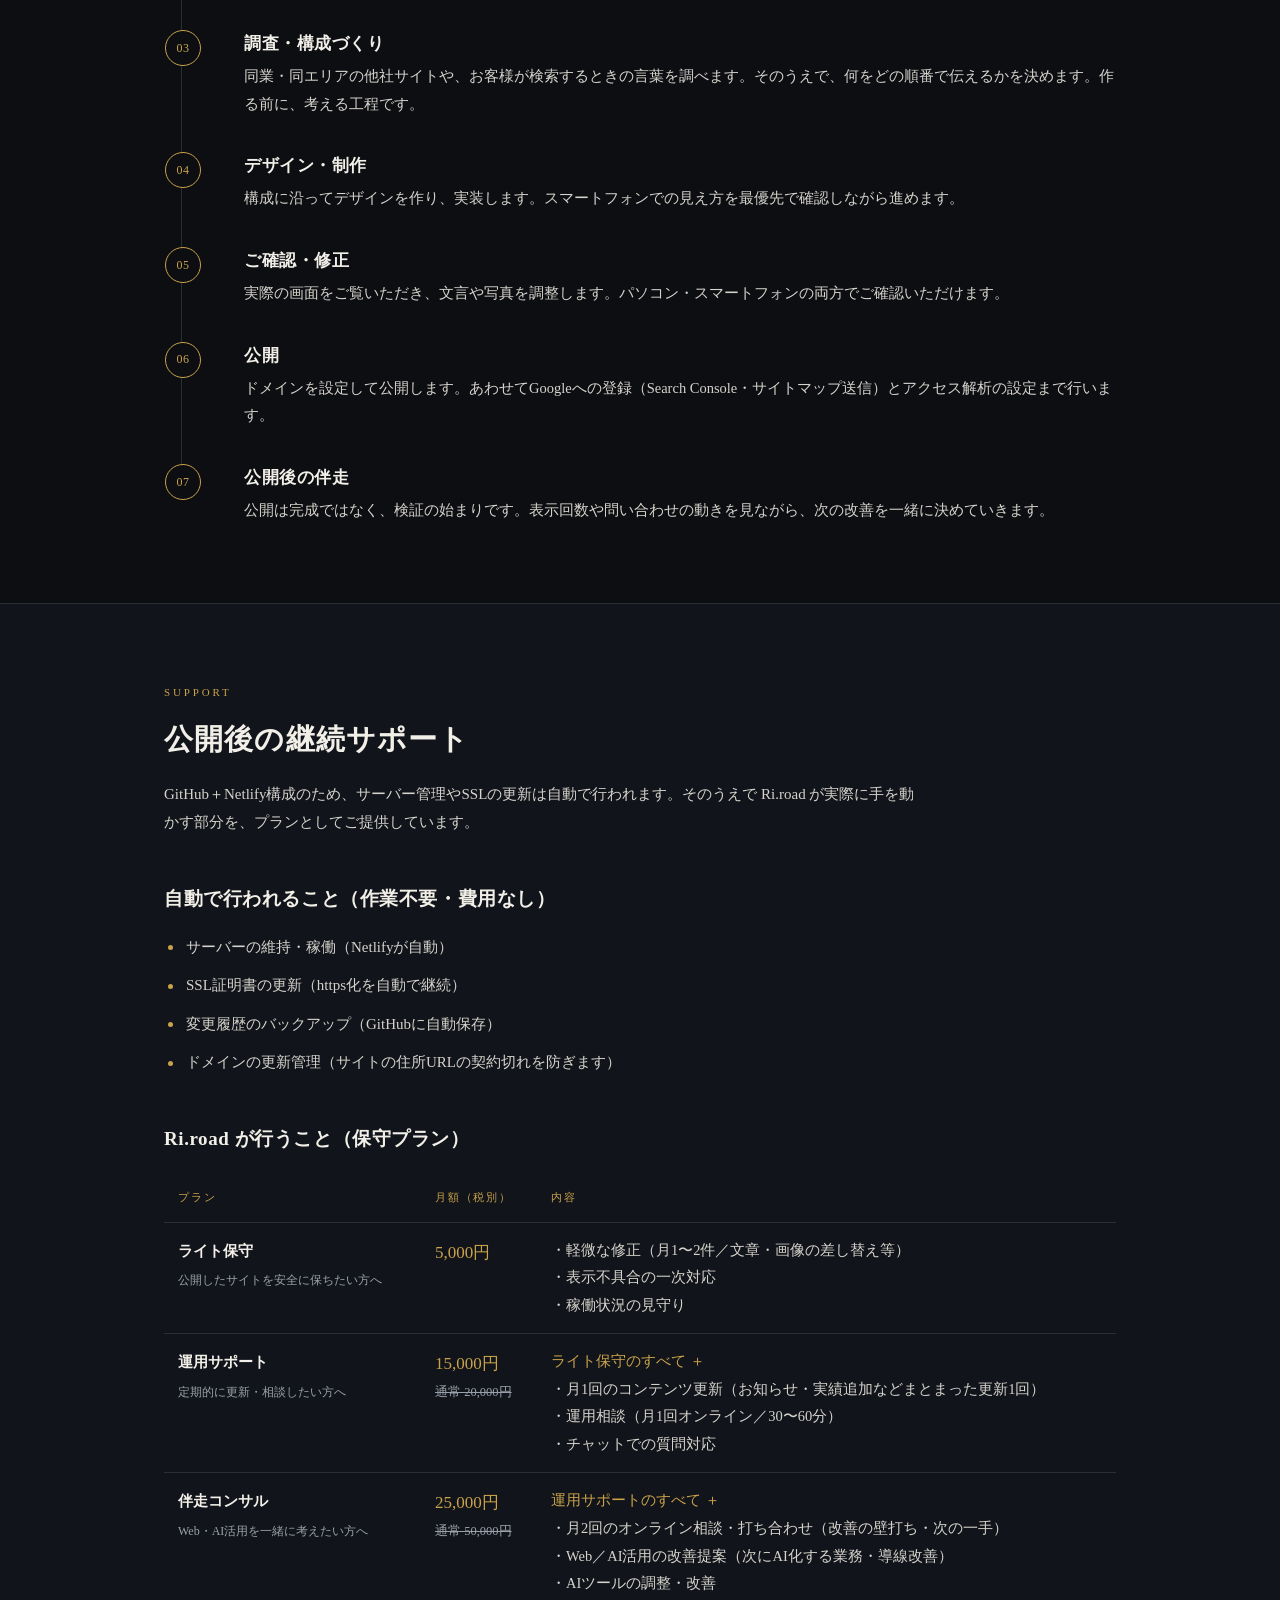
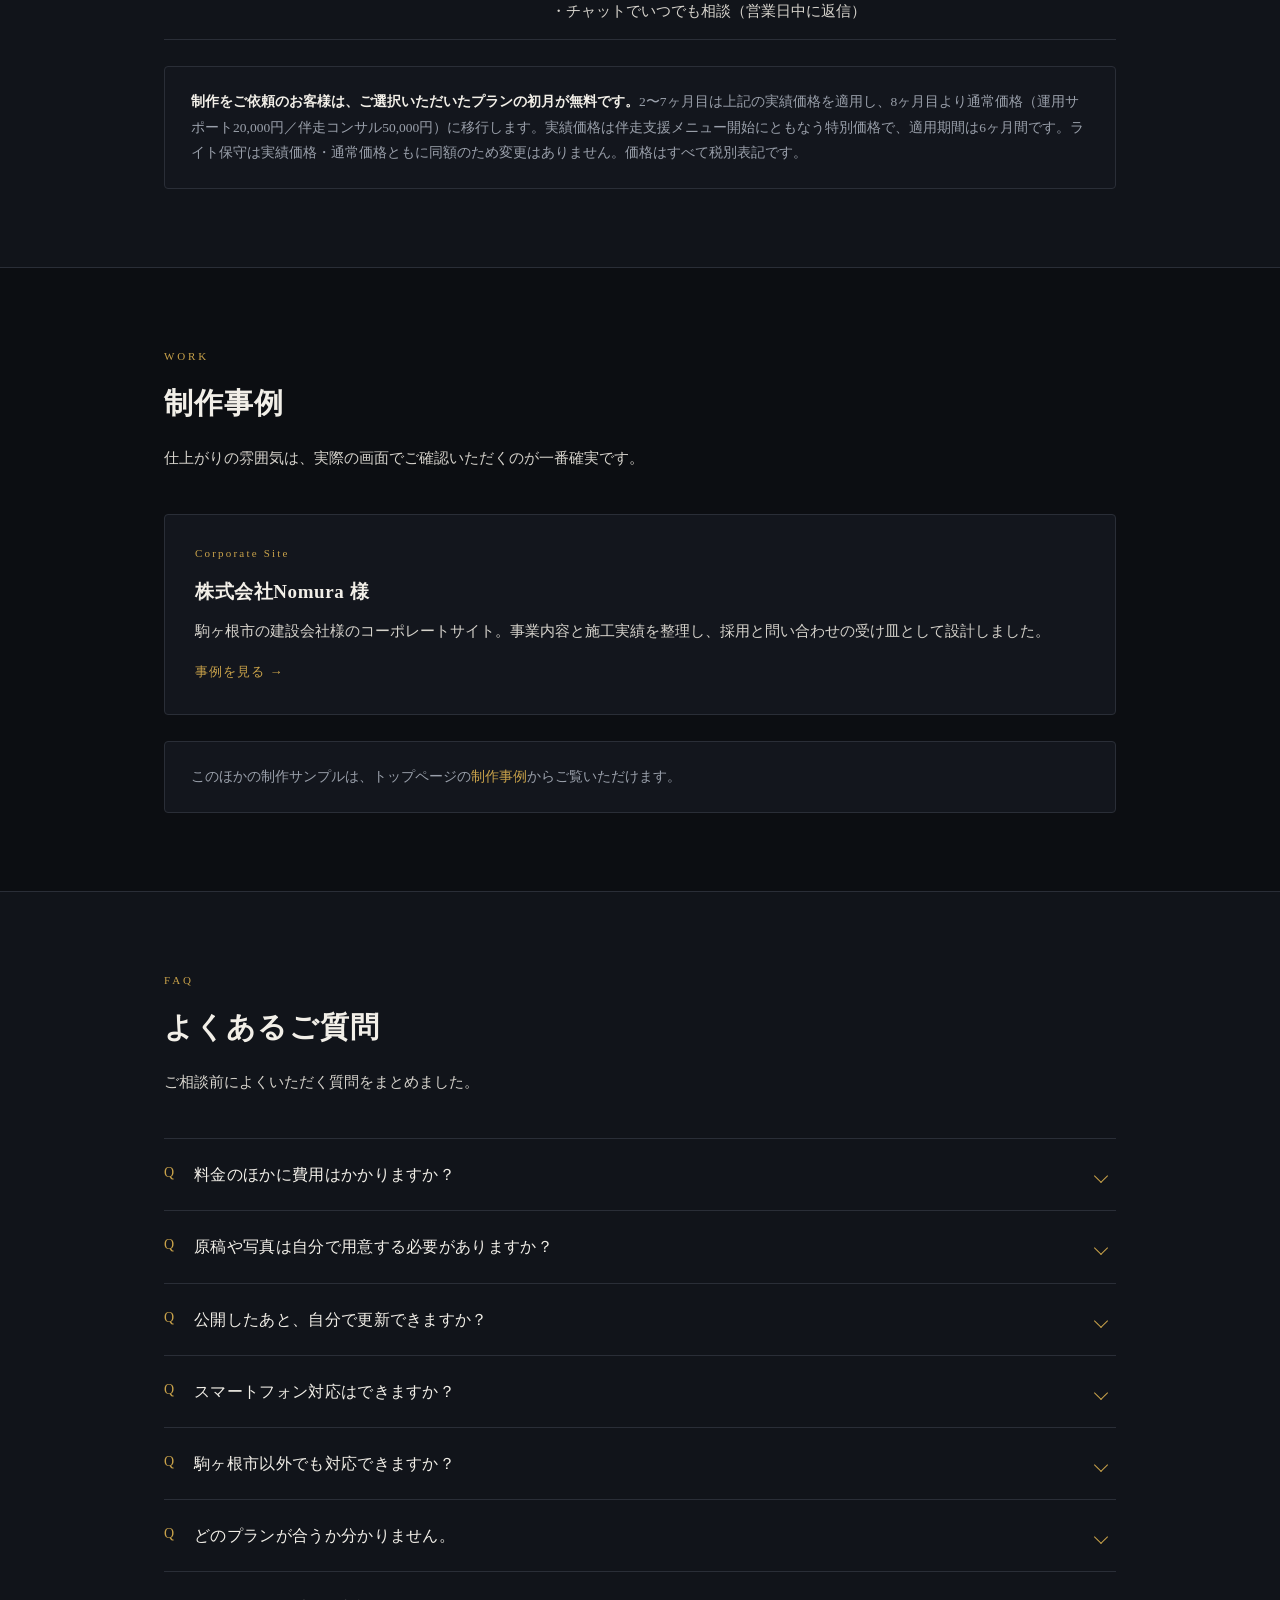
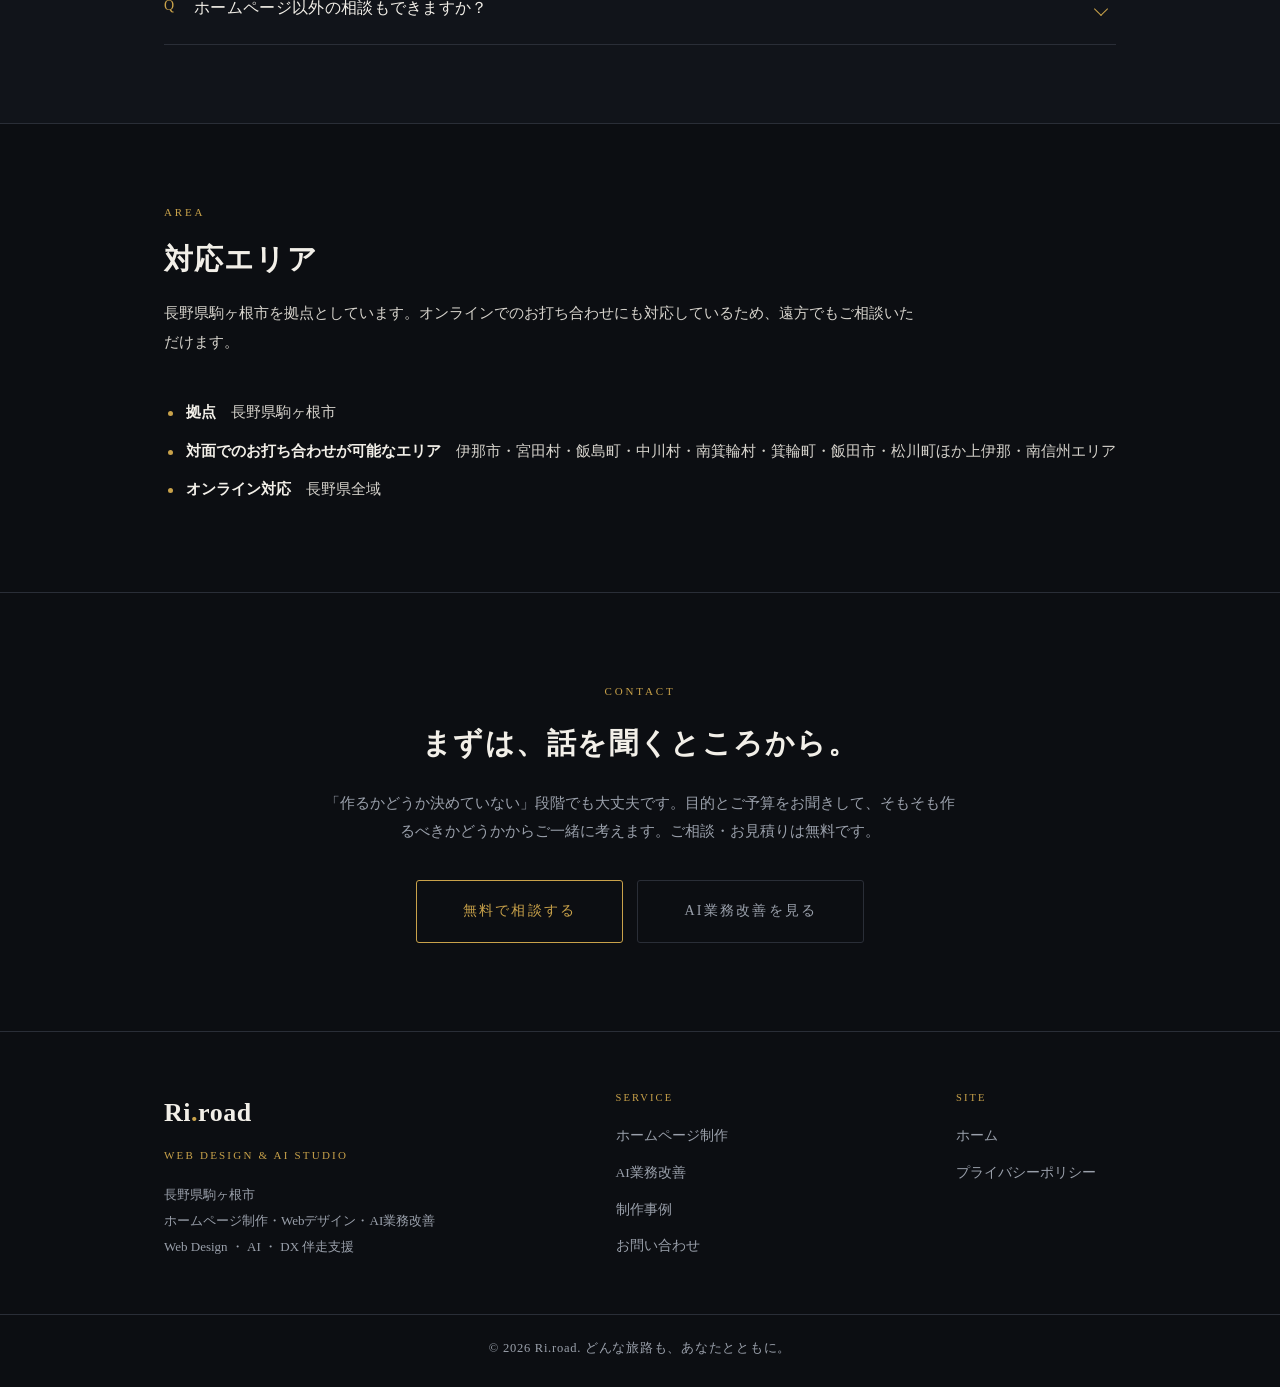
<file: homepage-seisaku/index.html>
<!DOCTYPE html>
<html lang="ja">
<head>
<!-- Google tag (gtag.js) -->
<script async src="https://www.googletagmanager.com/gtag/js?id=G-SENMZMVBPH"></script>
<script>
  window.dataLayer = window.dataLayer || [];
  function gtag(){dataLayer.push(arguments);}
  gtag('js', new Date());
  gtag('config', 'G-SENMZMVBPH');
</script>
<meta charset="UTF-8">
<meta name="viewport" content="width=device-width, initial-scale=1.0">

<title>駒ヶ根市のホームページ制作｜料金10万円〜・約2週間〜｜Ri.road</title>
<meta name="description" content="長野県駒ヶ根市のホームページ制作・Webデザイン。LP10万円〜、コーポレートサイト25万円〜。制作期間は約2週間〜1ヶ月。料金・期間・制作の流れ・公開後の保守まで、はじめての方にも分かるようにまとめました。上伊那・南信州エリア対応、ご相談は無料です。">
<meta name="robots" content="index, follow">
<meta name="author" content="Ri.road">
<link rel="canonical" href="https://riroad.com/homepage-seisaku/">

<meta property="og:type" content="article">
<meta property="og:site_name" content="Ri.road">
<meta property="og:title" content="駒ヶ根市のホームページ制作｜料金10万円〜・約2週間〜｜Ri.road">
<meta property="og:description" content="LP10万円〜、コーポレートサイト25万円〜。制作期間は約2週間〜1ヶ月。料金・期間・流れ・公開後の保守まで公開しています。">
<meta property="og:url" content="https://riroad.com/homepage-seisaku/">
<meta property="og:image" content="https://riroad.com/hero-logo.png">
<meta property="og:locale" content="ja_JP">
<meta name="twitter:card" content="summary_large_image">
<meta name="twitter:title" content="駒ヶ根市のホームページ制作｜料金10万円〜・約2週間〜｜Ri.road">
<meta name="twitter:description" content="LP10万円〜、コーポレートサイト25万円〜。料金・期間・流れ・公開後の保守まで公開しています。">
<meta name="twitter:image" content="https://riroad.com/hero-logo.png">

<link rel="stylesheet" href="../assets/site.css">

<!-- ===== 構造化データ ===== -->
<script type="application/ld+json">
{
  "@context": "https://schema.org",
  "@type": "Service",
  "name": "ホームページ制作・Webデザイン",
  "serviceType": "ホームページ制作",
  "description": "長野県駒ヶ根市を拠点に、LP・コーポレートサイトの企画から公開・運用までを一貫して行うホームページ制作サービス。",
  "provider": { "@id": "https://riroad.com/#business" },
  "areaServed": [
    { "@type": "City", "name": "駒ヶ根市" },
    { "@type": "City", "name": "伊那市" },
    { "@type": "City", "name": "飯田市" },
    { "@type": "AdministrativeArea", "name": "宮田村" },
    { "@type": "AdministrativeArea", "name": "飯島町" },
    { "@type": "AdministrativeArea", "name": "中川村" },
    { "@type": "AdministrativeArea", "name": "南箕輪村" },
    { "@type": "AdministrativeArea", "name": "長野県" }
  ],
  "hasOfferCatalog": {
    "@type": "OfferCatalog",
    "name": "ホームページ制作の料金プラン",
    "itemListElement": [
      { "@type": "Offer",
        "name": "ライトLP",
        "description": "1ページの縦長ページ（申込・集客用）。原稿はお客様ご用意。",
        "priceSpecification": { "@type": "PriceSpecification", "price": 100000, "priceCurrency": "JPY", "valueAddedTaxIncluded": false } },
      { "@type": "Offer",
        "name": "スタンダードLP",
        "description": "構成・原稿づくりの補助込みのLP。お問い合わせフォーム付き。",
        "priceSpecification": { "@type": "PriceSpecification", "price": 180000, "priceCurrency": "JPY", "valueAddedTaxIncluded": false } },
      { "@type": "Offer",
        "name": "コーポレートサイト",
        "description": "会社・店舗サイト（〜5ページ）。お問い合わせフォーム付き。",
        "priceSpecification": { "@type": "PriceSpecification", "minPrice": 250000, "priceCurrency": "JPY", "valueAddedTaxIncluded": false } }
    ]
  }
}
</script>
<script type="application/ld+json">
{
  "@context": "https://schema.org",
  "@type": "BreadcrumbList",
  "itemListElement": [
    { "@type": "ListItem", "position": 1, "name": "ホーム", "item": "https://riroad.com/" },
    { "@type": "ListItem", "position": 2, "name": "ホームページ制作", "item": "https://riroad.com/homepage-seisaku/" }
  ]
}
</script>
<script type="application/ld+json">
{
  "@context": "https://schema.org",
  "@type": "FAQPage",
  "mainEntity": [
    { "@type": "Question", "name": "料金のほかに費用はかかりますか？",
      "acceptedAnswer": { "@type": "Answer", "text": "ドメイン（サイトの住所となるURL）の取得・更新費用は実費でご負担いただきます。サーバーはNetlifyの無料枠で構築するため、月々のサーバー費用はかかりません。https化に必要なSSL証明書も無料で自動更新されます。" } },
    { "@type": "Question", "name": "原稿や写真は自分で用意する必要がありますか？",
      "acceptedAnswer": { "@type": "Answer", "text": "ライトLPは原稿をお客様にご用意いただく前提の価格です。スタンダードLP・コーポレートサイトは、構成づくりと文章づくりの補助が料金に含まれています。何をどの順番で伝えるかの整理からご一緒します。" } },
    { "@type": "Question", "name": "公開したあと、自分で更新できますか？",
      "acceptedAnswer": { "@type": "Answer", "text": "更新はRi.roadが継続サポート（保守プラン）で承ります。文章や画像の差し替えといった軽微な修正は月1〜2件、お知らせ追加などのまとまった更新は運用サポート以上で月1回対応しています。" } },
    { "@type": "Question", "name": "スマートフォン対応はできますか？",
      "acceptedAnswer": { "@type": "Answer", "text": "全プランでスマートフォン対応が標準です。閲覧の多くはスマートフォンからのため、スマートフォンでの見え方と操作しやすさを優先して設計しています。" } },
    { "@type": "Question", "name": "駒ヶ根市以外でも対応できますか？",
      "acceptedAnswer": { "@type": "Answer", "text": "対応しています。駒ヶ根市を拠点に、伊那市・宮田村・飯島町・中川村・南箕輪村・箕輪町・飯田市・松川町など上伊那・南信州エリアを中心に、オンラインでのお打ち合わせで長野県全域に対応しています。" } },
    { "@type": "Question", "name": "どのプランが合うか分かりません。",
      "acceptedAnswer": { "@type": "Answer", "text": "ご相談は無料です。目的とご予算をお聞きしたうえで、プランをこちらからご提案します。今のサイトを作り直すべきか、まず1ページだけ作るべきかといった判断からご相談いただけます。" } }
  ]
}
</script>
</head>
<body>

<header>
  <a href="../index.html#top" class="brand">
    <img class="mark" src="../compass-mark.png" alt="Ri.road ロゴ">
    <span class="name serif">Ri<b>.</b>road</span>
  </a>
  <nav class="hnav">
    <a href="../index.html#top">ホーム</a>
    <a href="index.html" class="current">ホームページ制作</a>
    <a href="../ai/index.html">AI業務改善</a>
    <a href="../index.html#contact" class="hcta">無料で相談する</a>
  </nav>
</header>

<nav class="crumb wrap" aria-label="パンくずリスト">
  <ol>
    <li><a href="../index.html#top">ホーム</a></li>
    <li>ホームページ制作</li>
  </ol>
</nav>

<main>

  <!-- ===== Hero ===== -->
  <div class="phero">
    <div class="wrap">
      <div class="eyebrow">Web Production</div>
      <h1 class="serif">駒ヶ根市の<span class="gold">ホームページ制作</span>
        <span class="h1-sub">料金・期間・進め方を、先に全部お見せします。</span>
      </h1>
      <p class="lead">「いくらかかるのか」「どれくらいで公開できるのか」が分からないまま、問い合わせるのは不安だと思います。このページでは、Ri.road のホームページ制作の料金・制作期間・公開までの流れ・公開後の運用まで、判断に必要な情報をすべて公開しています。</p>
      <p class="lead">長野県駒ヶ根市を拠点に、上伊那・南信州エリアの中小企業・個人事業主の方のサイトを制作しています。ご相談は無料です。</p>
    </div>
  </div>

  <!-- ===== こんな方へ ===== -->
  <section class="sec">
    <div class="wrap">
      <div class="sec-eyebrow">For</div>
      <h2 class="serif">こんな方に向いています</h2>
      <p class="sec-desc">「作ること」自体が目的ではなく、問い合わせや来店につなげたい方に向いた作り方をしています。</p>
      <ul class="target">
        <li><b>まだサイトを持っていない</b>名刺やチラシは配っているが、検索したときに出てこない。まず1つ、信頼の受け皿がほしい。</li>
        <li><b>今のサイトが古い・スマホで崩れる</b>作ったのが数年前で、スマホで見ると読みにくい。更新できる人が社内にいない。</li>
        <li><b>問い合わせにつながっていない</b>サイトはあるが、何を伝えるページなのかが曖昧で、問い合わせ導線がはっきりしていない。</li>
        <li><b>新しい商品・サービスを打ち出したい</b>特定の商品やキャンペーンのために、申込に集中した1ページがほしい。</li>
      </ul>
    </div>
  </section>

  <!-- ===== 料金プラン ===== -->
  <section class="sec" id="price">
    <div class="wrap">
      <div class="sec-eyebrow">Price</div>
      <h2 class="serif">料金プラン</h2>
      <p class="sec-desc">3つのプランからお選びいただけます。価格はすべて税別表記です。</p>

      <div class="plans">
        <div class="plan">
          <h4 class="serif">ライトLP</h4>
          <div class="price">10<small>万円（税別）</small></div>
          <div class="term">目安期間：約2週間</div>
          <p class="desc">1ページの縦長ページ（申込・集客用）。原稿はお客様にご用意いただく前提の価格です。</p>
          <div class="deli"><b>納品物</b>LP一式／スマホ対応</div>
        </div>
        <div class="plan pick">
          <span class="tag">おすすめ</span>
          <h4 class="serif">スタンダードLP</h4>
          <div class="price">18<small>万円（税別）</small></div>
          <div class="term">目安期間：約3週間</div>
          <p class="desc">構成・原稿づくりの補助込みのLP。何をどの順で伝えるかから一緒に組み立てます。</p>
          <div class="deli"><b>納品物</b>LP一式／お問い合わせフォーム</div>
        </div>
        <div class="plan">
          <h4 class="serif">コーポレート</h4>
          <div class="price">25<small>万円〜（税別）</small></div>
          <div class="term">目安期間：約1ヶ月</div>
          <p class="desc">会社・店舗サイト（〜5ページ）。会社概要・サービス・実績など、複数ページで構成します。</p>
          <div class="deli"><b>納品物</b>サイト一式／お問い合わせフォーム</div>
        </div>
      </div>

      <!-- 実績作り価格 -->
      <div class="offer">
        <h3 class="serif">実績作り価格</h3>
        <div class="limit">開業初年度・先着3社様限定</div>
        <table>
          <thead>
            <tr><th>メニュー</th><th>実績作り価格</th><th>通常価格</th></tr>
          </thead>
          <tbody>
            <tr><td>ライトLP</td><td class="now">3万円</td><td class="was">10万円</td></tr>
            <tr><td>スタンダードLP</td><td class="now">8万円</td><td class="was">18万円</td></tr>
            <tr><td>コーポレート</td><td class="now">15万円</td><td class="was">25万円〜</td></tr>
          </tbody>
        </table>
        <p class="cond">適用条件：制作事例としての掲載と、お客様の声のご協力をお願いしています。価格はすべて税別表記です。</p>
      </div>

      <h3 class="serif">ライトとスタンダードの違い</h3>
      <ul class="dots">
        <li><b>ライトLP</b>は「原稿を整えて公開する」プランです。伝えたい内容が既に手元にある場合に向いています。</li>
        <li><b>スタンダードLP</b>は「構成・文章づくりから伴走し、申込・問い合わせという成果を狙って設計する」プランです。何を書けばいいか分からない、という状態から始められます。</li>
      </ul>
    </div>
  </section>

  <!-- ===== 制作の流れ ===== -->
  <section class="sec" id="flow">
    <div class="wrap">
      <div class="sec-eyebrow">Flow</div>
      <h2 class="serif">ご相談から公開までの流れ</h2>
      <p class="sec-desc">ライトLPで約2週間、スタンダードLPで約3週間、コーポレートサイトで約1ヶ月が目安です。原稿や写真のご準備状況によって前後します。</p>
      <ol class="flow">
        <li>
          <h4 class="serif">ご相談・ヒアリング<span class="when">無料</span></h4>
          <p>どんな方に来てほしいか、サイトで何が起きたら成功かをお聞きします。この段階では費用は一切かかりません。「そもそも作るべきか」からご相談いただけます。</p>
        </li>
        <li>
          <h4 class="serif">お見積り・プランのご提案</h4>
          <p>目的とご予算に対して、どのプランが合うかをご提案します。内容と金額にご納得いただいてから着手します。</p>
        </li>
        <li>
          <h4 class="serif">調査・構成づくり</h4>
          <p>同業・同エリアの他社サイトや、お客様が検索するときの言葉を調べます。そのうえで、何をどの順番で伝えるかを決めます。作る前に、考える工程です。</p>
        </li>
        <li>
          <h4 class="serif">デザイン・制作</h4>
          <p>構成に沿ってデザインを作り、実装します。スマートフォンでの見え方を最優先で確認しながら進めます。</p>
        </li>
        <li>
          <h4 class="serif">ご確認・修正</h4>
          <p>実際の画面をご覧いただき、文言や写真を調整します。パソコン・スマートフォンの両方でご確認いただけます。</p>
        </li>
        <li>
          <h4 class="serif">公開</h4>
          <p>ドメインを設定して公開します。あわせてGoogleへの登録（Search Console・サイトマップ送信）とアクセス解析の設定まで行います。</p>
        </li>
        <li>
          <h4 class="serif">公開後の伴走</h4>
          <p>公開は完成ではなく、検証の始まりです。表示回数や問い合わせの動きを見ながら、次の改善を一緒に決めていきます。</p>
        </li>
      </ol>
    </div>
  </section>

  <!-- ===== 継続サポート ===== -->
  <section class="sec" id="support">
    <div class="wrap">
      <div class="sec-eyebrow">Support</div>
      <h2 class="serif">公開後の継続サポート</h2>
      <p class="sec-desc">GitHub＋Netlify構成のため、サーバー管理やSSLの更新は自動で行われます。そのうえで Ri.road が実際に手を動かす部分を、プランとしてご提供しています。</p>

      <h3 class="serif">自動で行われること（作業不要・費用なし）</h3>
      <ul class="dots">
        <li>サーバーの維持・稼働（Netlifyが自動）</li>
        <li>SSL証明書の更新（https化を自動で継続）</li>
        <li>変更履歴のバックアップ（GitHubに自動保存）</li>
        <li>ドメインの更新管理（サイトの住所URLの契約切れを防ぎます）</li>
      </ul>

      <h3 class="serif">Ri.road が行うこと（保守プラン）</h3>
      <div class="tablewrap">
        <table>
          <thead>
            <tr><th>プラン</th><th>月額（税別）</th><th>内容</th></tr>
          </thead>
          <tbody>
            <tr>
              <th>ライト保守<br><span style="font-size:12px;color:var(--sub);font-weight:400;">公開したサイトを安全に保ちたい方へ</span></th>
              <td class="amt">5,000円</td>
              <td>
                ・軽微な修正（月1〜2件／文章・画像の差し替え等）<br>
                ・表示不具合の一次対応<br>
                ・稼働状況の見守り
              </td>
            </tr>
            <tr>
              <th>運用サポート<br><span style="font-size:12px;color:var(--sub);font-weight:400;">定期的に更新・相談したい方へ</span></th>
              <td class="amt">15,000円<s>通常 20,000円</s></td>
              <td>
                <b style="color:var(--gold);font-weight:400;">ライト保守のすべて ＋</b><br>
                ・月1回のコンテンツ更新（お知らせ・実績追加などまとまった更新1回）<br>
                ・運用相談（月1回オンライン／30〜60分）<br>
                ・チャットでの質問対応
              </td>
            </tr>
            <tr>
              <th>伴走コンサル<br><span style="font-size:12px;color:var(--sub);font-weight:400;">Web・AI活用を一緒に考えたい方へ</span></th>
              <td class="amt">25,000円<s>通常 50,000円</s></td>
              <td>
                <b style="color:var(--gold);font-weight:400;">運用サポートのすべて ＋</b><br>
                ・月2回のオンライン相談・打ち合わせ（改善の壁打ち・次の一手）<br>
                ・Web／AI活用の改善提案（次にAI化する業務・導線改善）<br>
                ・AIツールの調整・改善<br>
                ・チャットでいつでも相談（営業日中に返信）
              </td>
            </tr>
          </tbody>
        </table>
      </div>
      <div class="note">
        <b>制作をご依頼のお客様は、ご選択いただいたプランの初月が無料です。</b>2〜7ヶ月目は上記の実績価格を適用し、8ヶ月目より通常価格（運用サポート20,000円／伴走コンサル50,000円）に移行します。実績価格は伴走支援メニュー開始にともなう特別価格で、適用期間は6ヶ月間です。ライト保守は実績価格・通常価格ともに同額のため変更はありません。価格はすべて税別表記です。
      </div>
    </div>
  </section>

  <!-- ===== 制作事例 ===== -->
  <section class="sec">
    <div class="wrap">
      <div class="sec-eyebrow">Work</div>
      <h2 class="serif">制作事例</h2>
      <p class="sec-desc">仕上がりの雰囲気は、実際の画面でご確認いただくのが一番確実です。</p>
      <a class="caselink" href="../work/nomura/index.html">
        <div class="k">Corporate Site</div>
        <h4 class="serif">株式会社Nomura 様</h4>
        <p>駒ヶ根市の建設会社様のコーポレートサイト。事業内容と施工実績を整理し、採用と問い合わせの受け皿として設計しました。</p>
        <span class="go">事例を見る →</span>
      </a>
      <div class="note">このほかの制作サンプルは、トップページの<a href="../index.html#work" style="color:var(--gold);">制作事例</a>からご覧いただけます。</div>
    </div>
  </section>

  <!-- ===== FAQ ===== -->
  <section class="sec">
    <div class="wrap">
      <div class="sec-eyebrow">FAQ</div>
      <h2 class="serif">よくあるご質問</h2>
      <p class="sec-desc">ご相談前によくいただく質問をまとめました。</p>
      <div class="faq">
        <details>
          <summary>料金のほかに費用はかかりますか？</summary>
          <div class="a">
            <p>ドメイン（サイトの住所となるURL）の取得・更新費用は実費でご負担いただきます。</p>
            <p>サーバーは Netlify の無料枠で構築するため、<b>月々のサーバー費用はかかりません</b>。https化に必要なSSL証明書も無料で自動更新されます。</p>
          </div>
        </details>
        <details>
          <summary>原稿や写真は自分で用意する必要がありますか？</summary>
          <div class="a">
            <p>ライトLPは、原稿をお客様にご用意いただく前提の価格です。</p>
            <p>スタンダードLP・コーポレートサイトは、構成づくりと文章づくりの補助が料金に含まれています。「何を書けばいいか分からない」という状態からご相談いただけます。</p>
          </div>
        </details>
        <details>
          <summary>公開したあと、自分で更新できますか？</summary>
          <div class="a">
            <p>更新は Ri.road が継続サポート（保守プラン）で承ります。文章や画像の差し替えといった軽微な修正はライト保守（月5,000円）で月1〜2件、お知らせ追加などのまとまった更新は運用サポート以上で月1回対応しています。</p>
          </div>
        </details>
        <details>
          <summary>スマートフォン対応はできますか？</summary>
          <div class="a">
            <p>全プランでスマートフォン対応が標準です。閲覧の多くはスマートフォンからのため、スマートフォンでの見え方と操作しやすさを優先して設計しています。</p>
          </div>
        </details>
        <details>
          <summary>駒ヶ根市以外でも対応できますか？</summary>
          <div class="a">
            <p>対応しています。駒ヶ根市を拠点に、伊那市・宮田村・飯島町・中川村・南箕輪村・箕輪町・飯田市・松川町など上伊那・南信州エリアを中心に、オンラインでのお打ち合わせで長野県全域に対応しています。</p>
          </div>
        </details>
        <details>
          <summary>どのプランが合うか分かりません。</summary>
          <div class="a">
            <p>ご相談は無料です。目的とご予算をお聞きしたうえで、プランをこちらからご提案します。「今のサイトを作り直すべきか」「まず1ページだけ作るべきか」といった判断からご相談いただけます。</p>
          </div>
        </details>
        <details>
          <summary>ホームページ以外の相談もできますか？</summary>
          <div class="a">
            <p>できます。Ri.road は Webデザインと <a href="../ai/index.html">AI業務改善</a> の両方をひとりの担当が最後まで担当します。「サイトも作れて、業務のAI化も相談できる」窓口としてご利用いただけます。</p>
          </div>
        </details>
      </div>
    </div>
  </section>

  <!-- ===== 対応エリア ===== -->
  <section class="sec">
    <div class="wrap">
      <div class="sec-eyebrow">Area</div>
      <h2 class="serif">対応エリア</h2>
      <p class="sec-desc">長野県駒ヶ根市を拠点としています。オンラインでのお打ち合わせにも対応しているため、遠方でもご相談いただけます。</p>
      <ul class="dots">
        <li><b>拠点</b>　長野県駒ヶ根市</li>
        <li><b>対面でのお打ち合わせが可能なエリア</b>　伊那市・宮田村・飯島町・中川村・南箕輪村・箕輪町・飯田市・松川町ほか上伊那・南信州エリア</li>
        <li><b>オンライン対応</b>　長野県全域</li>
      </ul>
    </div>
  </section>

  <!-- ===== CTA ===== -->
  <section class="cta" id="cta">
    <div class="wrap">
      <div class="sec-eyebrow" style="text-align:center;">Contact</div>
      <h2 class="serif">まずは、話を聞くところから。</h2>
      <p>「作るかどうか決めていない」段階でも大丈夫です。目的とご予算をお聞きして、そもそも作るべきかどうかからご一緒に考えます。ご相談・お見積りは無料です。</p>
      <div class="btnrow">
        <a class="btn" href="../index.html#contact">無料で相談する</a>
        <a class="btn ghost" href="../ai/index.html">AI業務改善を見る</a>
      </div>
    </div>
  </section>

</main>

<footer>
  <div class="wrap foot">
    <div>
      <div class="name serif">Ri<b>.</b>road</div>
      <div class="desc">WEB DESIGN &amp; AI STUDIO</div>
      <div class="addr">長野県駒ヶ根市<br>ホームページ制作・Webデザイン・AI業務改善<br>Web Design ・ AI ・ DX 伴走支援</div>
    </div>
    <div class="col">
      <h5>SERVICE</h5>
      <a href="index.html">ホームページ制作</a>
      <a href="../ai/index.html">AI業務改善</a>
      <a href="../index.html#work">制作事例</a>
      <a href="../index.html#contact">お問い合わせ</a>
    </div>
    <div class="col">
      <h5>SITE</h5>
      <a href="../index.html#top">ホーム</a>
      <a href="../privacy.html">プライバシーポリシー</a>
    </div>
  </div>
  <div class="copy">© 2026 Ri.road. どんな旅路も、あなたとともに。</div>
</footer>

</body>
</html>
</file>
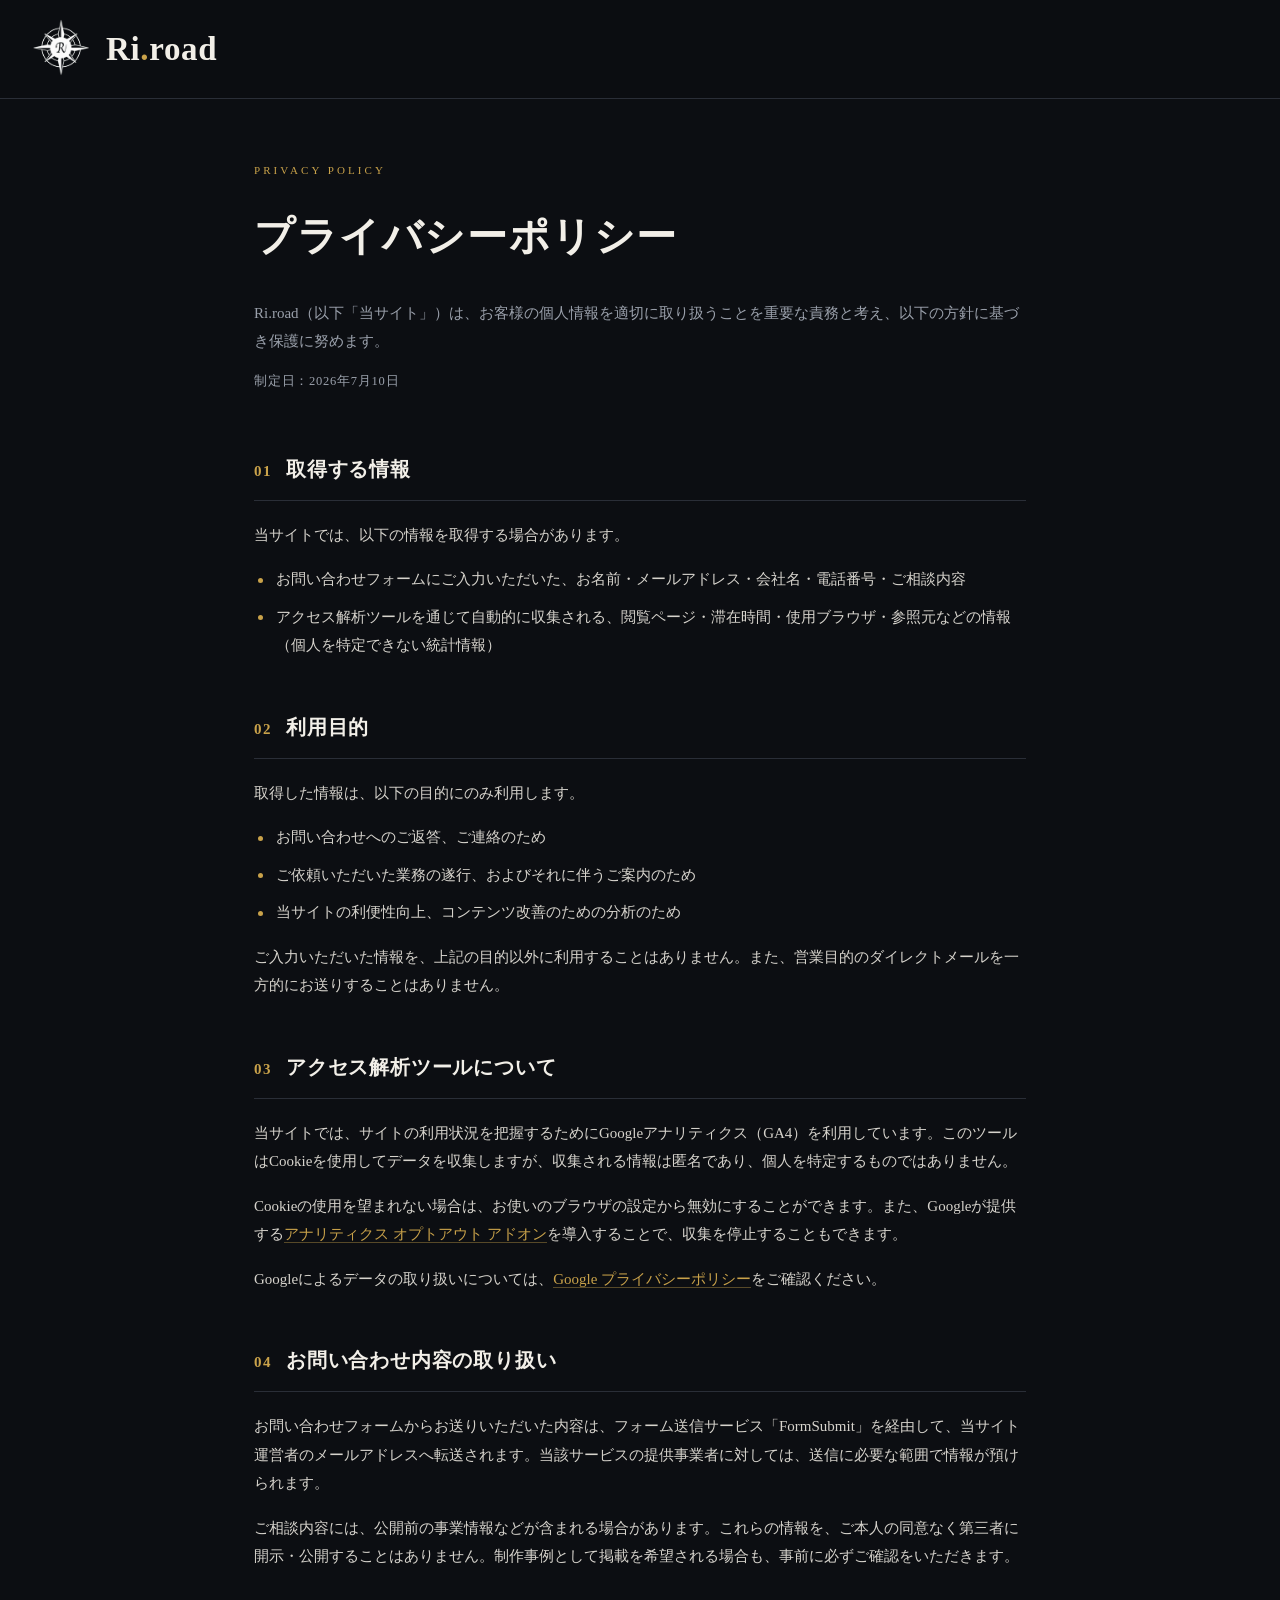
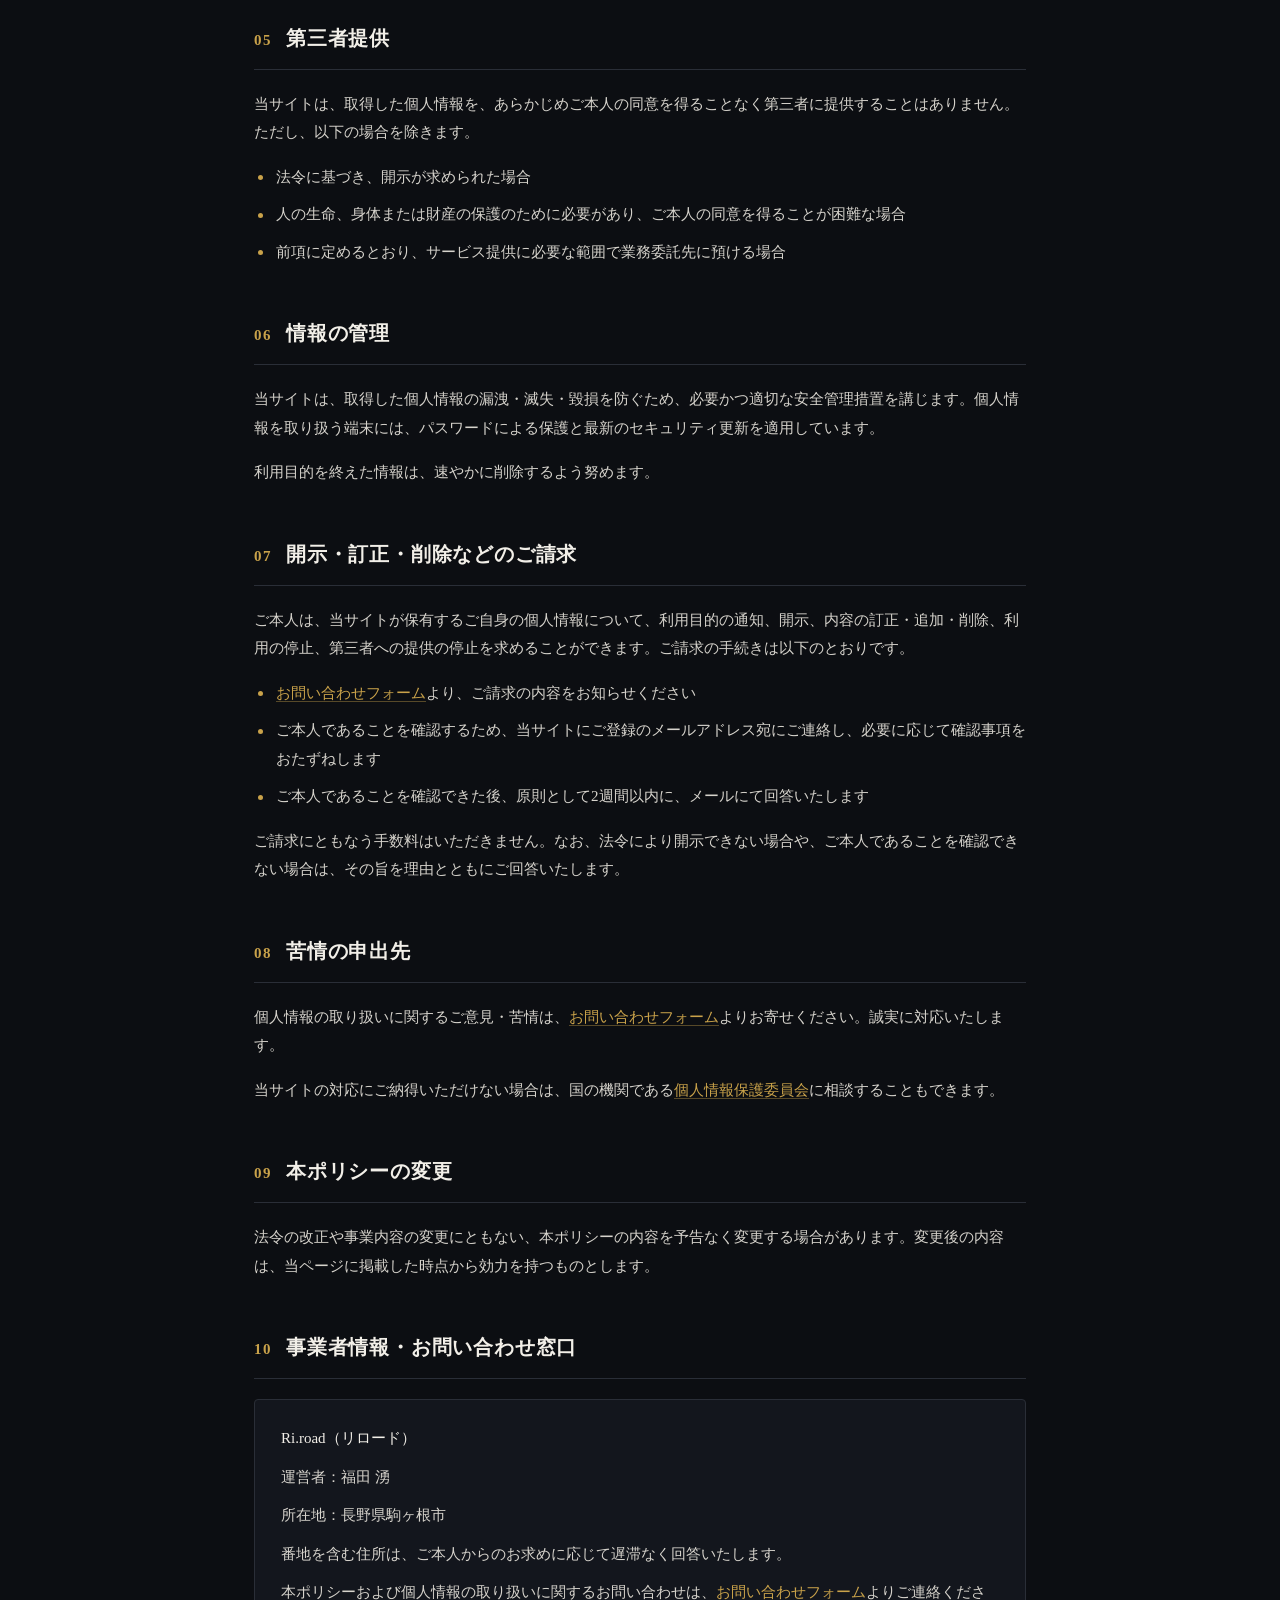
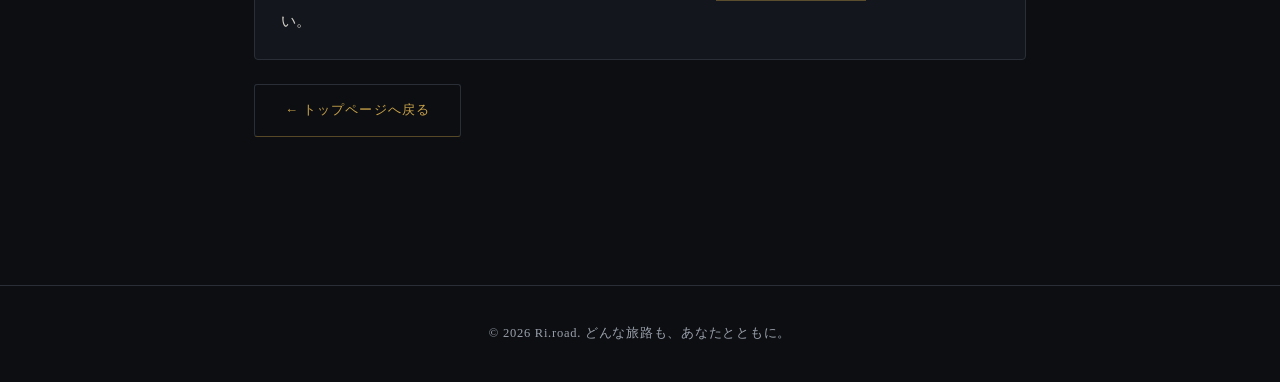
<file: privacy.html>
<!DOCTYPE html>
<html lang="ja">
<head>
<meta charset="UTF-8">
<meta name="viewport" content="width=device-width, initial-scale=1.0">
<title>プライバシーポリシー｜Ri.road</title>
<meta name="description" content="Ri.road（リロード）のプライバシーポリシー（個人情報保護方針）。お問い合わせ情報の取り扱い、アクセス解析ツールの利用について記載しています。">
<meta name="robots" content="index, follow">
<link rel="canonical" href="https://riroad.com/privacy.html">
<meta property="og:type" content="article">
<meta property="og:site_name" content="Ri.road">
<meta property="og:title" content="プライバシーポリシー｜Ri.road">
<meta property="og:url" content="https://riroad.com/privacy.html">
<meta property="og:locale" content="ja_JP">
<style>
  :root{
    --bg:#0c0e12;
    --card:#13161d;
    --ink:#f2efe8;
    --sub:#9aa0ab;
    --line:#2a2e37;
    --gold:#c9a24a;
    --maxw:820px;
  }
  *{margin:0;padding:0;box-sizing:border-box;}
  html{scroll-behavior:smooth;}
  body{
    background:var(--bg);
    color:var(--ink);
    font-family:"Hiragino Mincho ProN","Yu Mincho","Noto Serif JP",serif;
    line-height:1.9;
    -webkit-font-smoothing:antialiased;
  }
  .serif{font-family:"Hiragino Mincho ProN","Yu Mincho","Noto Serif JP",serif;}
  a{color:inherit;text-decoration:none;}
  .wrap{max-width:var(--maxw);margin:0 auto;padding:0 24px;}

  header{
    position:fixed;top:0;left:0;right:0;z-index:100;
    display:flex;align-items:center;
    padding:16px 28px;
    background:rgba(12,14,18,.92);
    backdrop-filter:blur(10px);
    border-bottom:1px solid var(--line);
  }
  .brand{display:flex;align-items:center;gap:12px;}
  .brand .mark{width:66px;height:66px;}
  .brand .name{font-size:33px;font-weight:600;letter-spacing:.02em;}
  .brand .name b{color:var(--gold);font-weight:600;}

  main{padding:160px 0 100px;}
  .eyebrow{
    font-size:11px;letter-spacing:.28em;color:var(--gold);
    text-transform:uppercase;margin-bottom:18px;
  }
  h1{font-size:40px;font-weight:600;letter-spacing:.04em;margin-bottom:24px;}
  .lead{color:var(--sub);font-size:15px;margin-bottom:14px;}
  .updated{color:var(--sub);font-size:12.5px;letter-spacing:.06em;margin-bottom:56px;}

  section.doc{margin-bottom:48px;}
  section.doc h2{
    font-size:20px;font-weight:600;letter-spacing:.04em;
    padding-bottom:12px;margin-bottom:20px;
    border-bottom:1px solid var(--line);
  }
  section.doc h2 .n{color:var(--gold);margin-right:14px;font-size:15px;letter-spacing:.1em;}
  section.doc p{font-size:15px;color:#d6d3cc;margin-bottom:16px;}
  section.doc ul{list-style:none;margin:0 0 16px;}
  section.doc li{
    font-size:15px;color:#d6d3cc;
    padding-left:22px;position:relative;margin-bottom:9px;
  }
  section.doc li::before{
    content:"";position:absolute;left:4px;top:.85em;
    width:5px;height:5px;border-radius:50%;background:var(--gold);
  }
  .note{
    background:var(--card);border:1px solid var(--line);border-radius:4px;
    padding:24px 26px;font-size:14px;color:var(--sub);
  }
  section.doc a,.note a{color:var(--gold);border-bottom:1px solid rgba(201,162,74,.4);}
  section.doc a:hover,.note a:hover{color:var(--ink);}

  .back{
    display:inline-block;margin-top:24px;
    font-size:13px;letter-spacing:.08em;color:var(--sub);
    border:1px solid var(--line);border-radius:3px;padding:13px 30px;
    transition:.25s;
  }
  .back:hover{color:var(--ink);border-color:var(--gold);}

  footer{border-top:1px solid var(--line);padding:36px 0;}
  .copy{text-align:center;color:var(--sub);font-size:12.5px;letter-spacing:.06em;}

  @media(max-width:860px){
    header{padding:14px 18px;}
    .brand .mark{width:60px;height:60px;}
    .brand .name{font-size:29px;}
  }
  @media(max-width:560px){
    .brand .mark{width:56px;height:56px;}
    .brand .name{font-size:25px;}
    main{padding:140px 0 80px;}
    h1{font-size:30px;}
    section.doc h2{font-size:18px;}
  }
</style>
</head>
<body>

<header>
  <a href="./index.html#top" class="brand">
    <img class="mark" src="./compass-mark.png" alt="Ri.road ロゴ">
    <span class="name serif">Ri<b>.</b>road</span>
  </a>
</header>

<main>
  <div class="wrap">
    <div class="eyebrow">Privacy Policy</div>
    <h1 class="serif">プライバシーポリシー</h1>
    <p class="lead">Ri.road（以下「当サイト」）は、お客様の個人情報を適切に取り扱うことを重要な責務と考え、以下の方針に基づき保護に努めます。</p>
    <p class="updated">制定日：2026年7月10日</p>

    <section class="doc">
      <h2><span class="n">01</span>取得する情報</h2>
      <p>当サイトでは、以下の情報を取得する場合があります。</p>
      <ul>
        <li>お問い合わせフォームにご入力いただいた、お名前・メールアドレス・会社名・電話番号・ご相談内容</li>
        <li>アクセス解析ツールを通じて自動的に収集される、閲覧ページ・滞在時間・使用ブラウザ・参照元などの情報（個人を特定できない統計情報）</li>
      </ul>
    </section>

    <section class="doc">
      <h2><span class="n">02</span>利用目的</h2>
      <p>取得した情報は、以下の目的にのみ利用します。</p>
      <ul>
        <li>お問い合わせへのご返答、ご連絡のため</li>
        <li>ご依頼いただいた業務の遂行、およびそれに伴うご案内のため</li>
        <li>当サイトの利便性向上、コンテンツ改善のための分析のため</li>
      </ul>
      <p>ご入力いただいた情報を、上記の目的以外に利用することはありません。また、営業目的のダイレクトメールを一方的にお送りすることはありません。</p>
    </section>

    <section class="doc">
      <h2><span class="n">03</span>アクセス解析ツールについて</h2>
      <p>当サイトでは、サイトの利用状況を把握するためにGoogleアナリティクス（GA4）を利用しています。このツールはCookieを使用してデータを収集しますが、収集される情報は匿名であり、個人を特定するものではありません。</p>
      <p>Cookieの使用を望まれない場合は、お使いのブラウザの設定から無効にすることができます。また、Googleが提供する<a href="https://tools.google.com/dlpage/gaoptout" target="_blank" rel="noopener">アナリティクス オプトアウト アドオン</a>を導入することで、収集を停止することもできます。</p>
      <p>Googleによるデータの取り扱いについては、<a href="https://policies.google.com/privacy?hl=ja" target="_blank" rel="noopener">Google プライバシーポリシー</a>をご確認ください。</p>
    </section>

    <section class="doc">
      <h2><span class="n">04</span>お問い合わせ内容の取り扱い</h2>
      <p>お問い合わせフォームからお送りいただいた内容は、フォーム送信サービス「FormSubmit」を経由して、当サイト運営者のメールアドレスへ転送されます。当該サービスの提供事業者に対しては、送信に必要な範囲で情報が預けられます。</p>
      <p>ご相談内容には、公開前の事業情報などが含まれる場合があります。これらの情報を、ご本人の同意なく第三者に開示・公開することはありません。制作事例として掲載を希望される場合も、事前に必ずご確認をいただきます。</p>
    </section>

    <section class="doc">
      <h2><span class="n">05</span>第三者提供</h2>
      <p>当サイトは、取得した個人情報を、あらかじめご本人の同意を得ることなく第三者に提供することはありません。ただし、以下の場合を除きます。</p>
      <ul>
        <li>法令に基づき、開示が求められた場合</li>
        <li>人の生命、身体または財産の保護のために必要があり、ご本人の同意を得ることが困難な場合</li>
        <li>前項に定めるとおり、サービス提供に必要な範囲で業務委託先に預ける場合</li>
      </ul>
    </section>

    <section class="doc">
      <h2><span class="n">06</span>情報の管理</h2>
      <p>当サイトは、取得した個人情報の漏洩・滅失・毀損を防ぐため、必要かつ適切な安全管理措置を講じます。個人情報を取り扱う端末には、パスワードによる保護と最新のセキュリティ更新を適用しています。</p>
      <p>利用目的を終えた情報は、速やかに削除するよう努めます。</p>
    </section>

    <section class="doc">
      <h2><span class="n">07</span>開示・訂正・削除などのご請求</h2>
      <p>ご本人は、当サイトが保有するご自身の個人情報について、利用目的の通知、開示、内容の訂正・追加・削除、利用の停止、第三者への提供の停止を求めることができます。ご請求の手続きは以下のとおりです。</p>
      <ul>
        <li><a href="./index.html#contact">お問い合わせフォーム</a>より、ご請求の内容をお知らせください</li>
        <li>ご本人であることを確認するため、当サイトにご登録のメールアドレス宛にご連絡し、必要に応じて確認事項をおたずねします</li>
        <li>ご本人であることを確認できた後、原則として2週間以内に、メールにて回答いたします</li>
      </ul>
      <p>ご請求にともなう手数料はいただきません。なお、法令により開示できない場合や、ご本人であることを確認できない場合は、その旨を理由とともにご回答いたします。</p>
    </section>

    <section class="doc">
      <h2><span class="n">08</span>苦情の申出先</h2>
      <p>個人情報の取り扱いに関するご意見・苦情は、<a href="./index.html#contact">お問い合わせフォーム</a>よりお寄せください。誠実に対応いたします。</p>
      <p>当サイトの対応にご納得いただけない場合は、国の機関である<a href="https://www.ppc.go.jp/" target="_blank" rel="noopener">個人情報保護委員会</a>に相談することもできます。</p>
    </section>

    <section class="doc">
      <h2><span class="n">09</span>本ポリシーの変更</h2>
      <p>法令の改正や事業内容の変更にともない、本ポリシーの内容を予告なく変更する場合があります。変更後の内容は、当ページに掲載した時点から効力を持つものとします。</p>
    </section>

    <section class="doc">
      <h2><span class="n">10</span>事業者情報・お問い合わせ窓口</h2>
      <div class="note">
        <p style="margin-bottom:10px;color:var(--ink);">Ri.road（リロード）</p>
        <p style="margin-bottom:10px;">運営者：福田 湧</p>
        <p style="margin-bottom:10px;">所在地：長野県駒ヶ根市</p>
        <p style="margin-bottom:10px;">番地を含む住所は、ご本人からのお求めに応じて遅滞なく回答いたします。</p>
        <p style="margin-bottom:0;">本ポリシーおよび個人情報の取り扱いに関するお問い合わせは、<a href="./index.html#contact">お問い合わせフォーム</a>よりご連絡ください。</p>
      </div>
      <a class="back" href="./index.html#top">← トップページへ戻る</a>
    </section>
  </div>
</main>

<footer>
  <div class="copy">© 2026 Ri.road. どんな旅路も、あなたとともに。</div>
</footer>

</body>
</html>
</file>
<file: assets/site.css>
@charset "UTF-8";
/* ===========================================================
   Ri.road 下層ページ共通スタイル
   index.html のデザイン（黒＋ゴールド＋明朝）に合わせています。
   使用ページ: /homepage-seisaku/ , /ai/
   =========================================================== */

:root{
  --bg:#0c0e12;
  --bg2:#11141a;
  --card:#13161d;
  --ink:#f2efe8;
  --body:#d6d3cc;
  --sub:#9aa0ab;
  --line:#2a2e37;
  --gold:#c9a24a;
  --gold-soft:#d8b96f;
  --maxw:1000px;
}
*{margin:0;padding:0;box-sizing:border-box;}
html{scroll-behavior:smooth;}
body{
  background:var(--bg);
  color:var(--ink);
  font-family:"Hiragino Mincho ProN","Yu Mincho","Noto Serif JP",serif;
  line-height:1.9;
  -webkit-font-smoothing:antialiased;
  overflow-x:hidden;
}
.serif{font-family:"Hiragino Mincho ProN","Yu Mincho","Noto Serif JP",serif;}
a{color:inherit;text-decoration:none;}
img{max-width:100%;height:auto;}
.wrap{max-width:var(--maxw);margin:0 auto;padding:0 24px;}
.gold{color:var(--gold);}
.nobr{white-space:nowrap;}

/* ---------- Header ---------- */
header{
  position:fixed;top:0;left:0;right:0;z-index:100;
  display:flex;align-items:center;justify-content:space-between;gap:16px;
  padding:14px 28px;
  background:rgba(12,14,18,.92);
  backdrop-filter:blur(10px);
  border-bottom:1px solid var(--line);
}
.brand{display:flex;align-items:center;gap:12px;flex-shrink:0;}
.brand .mark{width:58px;height:58px;}
.brand .name{font-size:29px;font-weight:600;letter-spacing:.02em;}
.brand .name b{color:var(--gold);font-weight:600;}
.hnav{display:flex;align-items:center;gap:26px;}
.hnav a{font-size:13px;letter-spacing:.1em;color:var(--sub);transition:.2s;}
.hnav a:hover{color:var(--ink);}
.hnav a.current{color:var(--gold);}
.hnav a.hcta{
  border:1px solid var(--gold);color:var(--gold);
  border-radius:3px;padding:9px 20px;letter-spacing:.14em;
}
.hnav a.hcta:hover{background:var(--gold);color:#0c0e12;}

/* ---------- パンくず ---------- */
.crumb{padding-top:132px;}
.crumb ol{list-style:none;display:flex;flex-wrap:wrap;gap:8px;font-size:12px;color:var(--sub);letter-spacing:.05em;}
.crumb li+li::before{content:"›";margin-right:8px;color:var(--line);}
.crumb a{color:var(--sub);border-bottom:1px solid transparent;}
.crumb a:hover{color:var(--ink);border-bottom-color:var(--line);}

/* ---------- Hero ---------- */
.phero{padding:34px 0 74px;border-bottom:1px solid var(--line);}
.eyebrow{
  display:flex;align-items:center;gap:12px;
  font-size:11px;letter-spacing:.28em;color:var(--gold);
  text-transform:uppercase;margin-bottom:20px;
}
.eyebrow::before{content:"";width:34px;height:1px;background:var(--gold);}
h1{font-size:42px;font-weight:600;letter-spacing:.04em;line-height:1.5;margin-bottom:26px;}
/* サービス名が「ホームページ制／作」のように途中で折れないようにする */
h1 .gold{white-space:nowrap;}
h1 .h1-sub{display:block;font-size:.42em;color:var(--sub);letter-spacing:.1em;margin-top:16px;line-height:1.8;}
.lead{color:var(--body);font-size:16px;max-width:760px;}
.lead+.lead{margin-top:16px;}

/* ---------- セクション ---------- */
.sec{padding:78px 0;border-bottom:1px solid var(--line);scroll-margin-top:96px;}
.sec:nth-of-type(even){background:var(--bg2);}
.sec-eyebrow{
  font-size:11px;letter-spacing:.26em;color:var(--gold);
  text-transform:uppercase;margin-bottom:14px;
}
.sec h2{font-size:29px;font-weight:600;letter-spacing:.04em;line-height:1.55;margin-bottom:18px;}
.sec h3{font-size:19px;font-weight:600;letter-spacing:.03em;margin:44px 0 16px;}
.sec-desc{color:var(--sub);font-size:15px;margin-bottom:42px;max-width:760px;}
.sec p{color:var(--body);font-size:15px;}
.sec p+p{margin-top:14px;}

/* ---------- 箇条書き ---------- */
.dots{list-style:none;}
.dots li{
  font-size:15px;color:var(--body);
  padding-left:22px;position:relative;margin-bottom:10px;
}
.dots li::before{
  content:"";position:absolute;left:4px;top:.85em;
  width:5px;height:5px;border-radius:50%;background:var(--gold);
}
.dots li b{color:var(--ink);font-weight:600;}

/* ---------- 対象者カード ---------- */
.target{display:grid;grid-template-columns:repeat(auto-fit,minmax(260px,1fr));gap:18px;}
.target li{
  list-style:none;background:var(--card);border:1px solid var(--line);border-radius:4px;
  padding:24px 26px;font-size:15px;color:var(--body);line-height:1.85;
}
.target li b{display:block;color:var(--ink);font-size:16px;margin-bottom:8px;letter-spacing:.02em;}

/* ---------- 料金プラン ---------- */
.plans{display:grid;grid-template-columns:repeat(auto-fit,minmax(268px,1fr));gap:20px;align-items:stretch;}
.plan{
  background:var(--card);border:1px solid var(--line);border-radius:4px;
  padding:30px 26px 28px;display:flex;flex-direction:column;
}
.plan.pick{border-color:var(--gold);}
.plan .tag{
  display:inline-block;align-self:flex-start;
  font-size:10.5px;letter-spacing:.18em;color:var(--gold);
  border:1px solid var(--gold);border-radius:2px;padding:3px 9px;margin-bottom:14px;
}
.plan h4{font-size:19px;font-weight:600;letter-spacing:.03em;margin-bottom:6px;}
.plan .price{
  font-size:31px;color:var(--gold);letter-spacing:.02em;line-height:1.4;margin:12px 0 2px;
}
.plan .price small{font-size:14px;color:var(--sub);letter-spacing:.06em;margin-left:4px;}
.plan .term{font-size:12.5px;color:var(--sub);letter-spacing:.06em;margin-bottom:18px;}
.plan .desc{font-size:14.5px;color:var(--body);margin-bottom:18px;}
.plan .deli{
  margin-top:auto;padding-top:16px;border-top:1px solid var(--line);
  font-size:13px;color:var(--sub);line-height:1.85;
}
.plan .deli b{display:block;color:var(--gold);font-size:10.5px;letter-spacing:.18em;margin-bottom:7px;}

/* ---------- 実績作り価格 ---------- */
.offer{
  margin-top:34px;background:rgba(201,162,74,.06);
  border:1px solid rgba(201,162,74,.42);border-radius:4px;padding:30px 30px 26px;
}
.offer h3{margin:0 0 8px;font-size:19px;color:var(--gold);letter-spacing:.03em;}
.offer .limit{font-size:13px;color:var(--gold-soft);letter-spacing:.08em;margin-bottom:20px;}
.offer table{width:100%;border-collapse:collapse;font-size:15px;}
.offer th,.offer td{padding:12px 10px;text-align:left;border-bottom:1px solid rgba(201,162,74,.2);}
.offer th{font-size:11px;letter-spacing:.16em;color:var(--sub);font-weight:400;text-transform:uppercase;}
.offer td:first-child{color:var(--ink);}
.offer .now{color:var(--gold);font-size:18px;}
.offer .was{color:var(--sub);text-decoration:line-through;}
.offer .cond{font-size:13px;color:var(--sub);margin-top:18px;line-height:1.85;}

/* ---------- 表（保守プランなど） ---------- */
.tablewrap{overflow-x:auto;-webkit-overflow-scrolling:touch;}
.tablewrap table{width:100%;min-width:600px;border-collapse:collapse;font-size:14.5px;}
.tablewrap th,.tablewrap td{padding:14px 14px;text-align:left;border-bottom:1px solid var(--line);vertical-align:top;}
.tablewrap thead th{font-size:11px;letter-spacing:.16em;color:var(--gold);font-weight:400;text-transform:uppercase;}
.tablewrap tbody th{color:var(--ink);font-weight:600;font-size:15px;white-space:nowrap;}
.tablewrap td{color:var(--body);}
.tablewrap .amt{color:var(--gold);font-size:17px;white-space:nowrap;}
.tablewrap .amt s{display:block;color:var(--sub);font-size:12.5px;}

/* ---------- 流れ ---------- */
.flow{list-style:none;counter-reset:step;}
.flow li{
  counter-increment:step;position:relative;
  padding:0 0 34px 62px;border-left:1px solid var(--line);margin-left:17px;
}
.flow li:last-child{border-left-color:transparent;padding-bottom:0;}
.flow li::before{
  content:counter(step,decimal-leading-zero);
  position:absolute;left:-17px;top:0;
  width:34px;height:34px;border-radius:50%;
  background:var(--bg);border:1px solid var(--gold);color:var(--gold);
  font-size:12px;letter-spacing:.04em;display:flex;align-items:center;justify-content:center;
}
.flow h4{font-size:17px;font-weight:600;letter-spacing:.03em;margin-bottom:6px;line-height:1.6;}
.flow h4 .when{font-size:11.5px;color:var(--gold);letter-spacing:.14em;margin-left:12px;white-space:nowrap;}
.flow p{font-size:14.5px;color:var(--body);}

/* ---------- FAQ ---------- */
.faq{border-top:1px solid var(--line);}
.faq details{border-bottom:1px solid var(--line);}
.faq summary{
  list-style:none;cursor:pointer;padding:22px 44px 22px 30px;position:relative;
  font-size:16px;color:var(--ink);letter-spacing:.02em;line-height:1.7;
}
.faq summary::-webkit-details-marker{display:none;}
.faq summary::before{content:"Q";position:absolute;left:0;top:22px;color:var(--gold);font-size:14px;letter-spacing:.1em;}
.faq summary::after{
  content:"";position:absolute;right:10px;top:32px;
  width:9px;height:9px;border-right:1px solid var(--gold);border-bottom:1px solid var(--gold);
  transform:rotate(45deg);transition:.25s;
}
.faq details[open] summary::after{transform:rotate(-135deg);}
.faq .a{padding:0 30px 26px;font-size:14.5px;color:var(--body);}
.faq .a p+p{margin-top:12px;}

/* ---------- 事例カード ---------- */
.caselink{
  display:block;background:var(--card);border:1px solid var(--line);border-radius:4px;
  padding:28px 30px;transition:.25s;
}
.caselink:hover{border-color:var(--gold);}
.caselink .k{font-size:11px;letter-spacing:.2em;color:var(--gold);margin-bottom:10px;}
.caselink h4{font-size:19px;font-weight:600;letter-spacing:.03em;margin-bottom:8px;}
.caselink p{font-size:14.5px;color:var(--body);}
.caselink .go{display:inline-block;margin-top:14px;font-size:13px;color:var(--gold);letter-spacing:.08em;}

/* ---------- CTA ---------- */
.cta{padding:88px 0;text-align:center;border-bottom:1px solid var(--line);}
.cta h2{font-size:29px;font-weight:600;letter-spacing:.05em;margin-bottom:18px;}
.cta p{color:var(--sub);font-size:15px;max-width:640px;margin:0 auto 34px;}
.btn{
  display:inline-block;border:1px solid var(--gold);color:var(--gold);
  border-radius:3px;padding:17px 46px;font-size:14px;letter-spacing:.16em;transition:.25s;
}
.btn:hover{background:var(--gold);color:#0c0e12;}
.btn.ghost{border-color:var(--line);color:var(--sub);}
.btn.ghost:hover{background:none;border-color:var(--gold);color:var(--gold);}
.btnrow{display:flex;flex-wrap:wrap;gap:14px;justify-content:center;}

/* ---------- 注記 ---------- */
.note{
  background:var(--card);border:1px solid var(--line);border-radius:4px;
  padding:22px 26px;font-size:13.5px;color:var(--sub);line-height:1.9;margin-top:26px;
}
.note b{color:var(--ink);font-weight:600;}

/* ---------- Footer ---------- */
footer{padding:56px 0 26px;}
.foot{display:flex;flex-wrap:wrap;gap:44px;justify-content:space-between;}
.foot .name{font-size:26px;font-weight:600;letter-spacing:.02em;}
.foot .name b{color:var(--gold);font-weight:600;}
.foot .desc{font-size:11px;letter-spacing:.2em;color:var(--gold);margin:8px 0 16px;}
.foot .addr{font-size:13px;color:var(--sub);line-height:2;}
.foot .col{min-width:160px;}
.foot h5{font-size:10.5px;letter-spacing:.2em;color:var(--gold);margin-bottom:16px;font-weight:400;}
.foot .col a{display:block;font-size:13.5px;color:var(--sub);margin-bottom:11px;transition:.2s;}
.foot .col a:hover{color:var(--ink);}
.copy{text-align:center;color:var(--sub);font-size:12.5px;letter-spacing:.06em;margin-top:44px;padding-top:22px;border-top:1px solid var(--line);}

/* ---------- Responsive ---------- */
@media(max-width:860px){
  header{padding:12px 18px;}
  .brand .mark{width:50px;height:50px;}
  .brand .name{font-size:25px;}
  .hnav{gap:16px;}
  .hnav a:not(.hcta){display:none;}
  .crumb{padding-top:110px;}
  h1{font-size:32px;}
  .sec{padding:62px 0;}
  .sec h2{font-size:24px;}
  .offer{padding:24px 20px;}
}
@media(max-width:560px){
  /* padding のショートハンドを使うと .crumb の padding-top を打ち消して
     パンくずが固定ヘッダーの裏に隠れるため、左右だけを指定する */
  .wrap{padding-left:18px;padding-right:18px;}
  .brand .mark{width:46px;height:46px;}
  .brand .name{font-size:22px;}
  .hnav a.hcta{padding:8px 14px;font-size:12px;letter-spacing:.08em;}
  h1{font-size:26px;}
  h1 .h1-sub{font-size:.5em;}
  .phero{padding:26px 0 54px;}
  .sec h2{font-size:21px;}
  .plan{padding:24px 20px;}
  .plan .price{font-size:27px;}
  .flow li{padding-left:46px;}
  .cta{padding:66px 0;}
  .offer table{font-size:13.5px;}
  .offer th,.offer td{padding:10px 6px;}

  /* ボタンは幅を揃えて縦積みにする（指で押しやすく、視線が縦一列で済む） */
  .btnrow{flex-direction:column;gap:12px;}
  .btn{display:block;width:100%;padding:16px 0;text-align:center;}

  /* 表は横スクロールさせず、1行=1枚のカードに組み替える */
  .tablewrap{overflow-x:visible;}
  .tablewrap table{min-width:0;display:block;}
  .tablewrap thead{display:none;}
  .tablewrap tbody,.tablewrap tr,.tablewrap th,.tablewrap td{display:block;width:100%;}
  .tablewrap tr{
    background:var(--card);border:1px solid var(--line);border-radius:4px;
    padding:22px 20px;margin-bottom:14px;
  }
  .tablewrap tbody th{
    border:none;padding:0 0 14px;white-space:normal;
    font-size:17px;line-height:1.6;
  }
  .tablewrap td{border:none;padding:0;}
  .tablewrap .amt{font-size:21px;line-height:1.4;margin-bottom:16px;}
  .tablewrap .amt::before{
    content:"月額（税別）";display:block;
    font-size:10.5px;letter-spacing:.16em;color:var(--sub);margin-bottom:2px;
  }
  .tablewrap .amt s{display:inline-block;margin-left:10px;}
}
</file>
